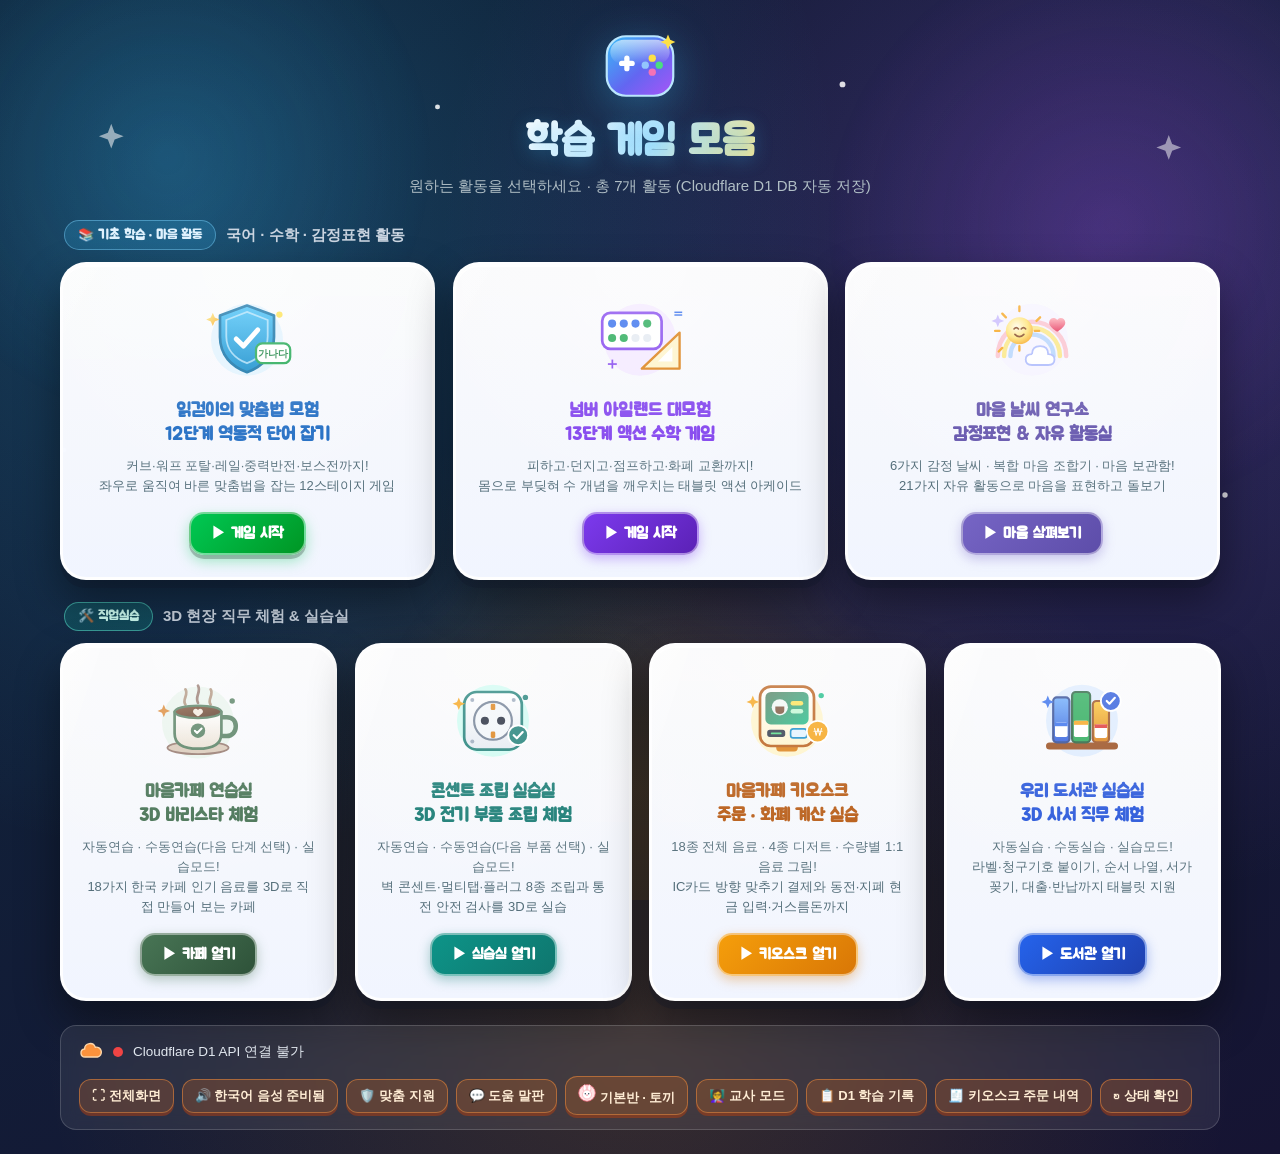
<file: index.html>
<!DOCTYPE html>
<html lang="ko">
<head>
  <meta charset="UTF-8">
  <meta name="viewport" content="width=device-width, initial-scale=1.0">
  <title>학습 게임 모음</title>
  <link rel="preconnect" href="https://fonts.googleapis.com">
  <link rel="preconnect" href="https://fonts.gstatic.com" crossorigin>
  <link href="https://fonts.googleapis.com/css2?family=Fredoka:wght@600;700&family=Jua&display=swap" rel="stylesheet">
  <link rel="stylesheet" href="./assets/portal.css">
</head>
<body>
  <!-- 배경 SVG 장식 -->
  <svg class="portal-bg-svg" viewBox="0 0 1200 800" preserveAspectRatio="xMidYMid slice" aria-hidden="true">
    <defs>
      <radialGradient id="pGlow1" cx="50%" cy="50%" r="50%">
        <stop offset="0%" stop-color="#38bdf8" stop-opacity="0.22"/>
        <stop offset="100%" stop-color="#38bdf8" stop-opacity="0"/>
      </radialGradient>
      <radialGradient id="pGlow2" cx="50%" cy="50%" r="50%">
        <stop offset="0%" stop-color="#a855f7" stop-opacity="0.2"/>
        <stop offset="100%" stop-color="#a855f7" stop-opacity="0"/>
      </radialGradient>
      <radialGradient id="pGlow3" cx="50%" cy="50%" r="50%">
        <stop offset="0%" stop-color="#f59e0b" stop-opacity="0.16"/>
        <stop offset="100%" stop-color="#f59e0b" stop-opacity="0"/>
      </radialGradient>
    </defs>
    <circle cx="180" cy="140" r="240" fill="url(#pGlow1)" class="svg-pulse"/>
    <circle cx="1020" cy="200" r="260" fill="url(#pGlow2)" class="svg-pulse"/>
    <circle cx="600" cy="700" r="260" fill="url(#pGlow3)" class="svg-pulse"/>
    <g fill="#fff">
      <path d="M130 110l3 8 8 3-8 3-3 8-3-8-8-3 8-3z" class="svg-twinkle" opacity="0.65"/>
      <path d="M1070 120l3 8 8 3-8 3-3 8-3-8-8-3 8-3z" class="svg-twinkle-2" opacity="0.6"/>
      <path d="M210 640l2.5 6 6 2.5-6 2.5-2.5 6-2.5-6-6-2.5 6-2.5z" class="svg-twinkle-2" opacity="0.55"/>
      <path d="M980 620l2.5 6 6 2.5-6 2.5-2.5 6-2.5-6-6-2.5 6-2.5z" class="svg-twinkle" opacity="0.6"/>
      <circle cx="420" cy="95" r="2.2" class="svg-twinkle"/>
      <circle cx="780" cy="75" r="2.6" class="svg-twinkle-2"/>
      <circle cx="88" cy="400" r="2" class="svg-twinkle"/>
      <circle cx="1120" cy="440" r="2.4" class="svg-twinkle-2"/>
    </g>
  </svg>

  <div class="wrap">
    <header class="portal-hero">
      <svg class="portal-emblem svg-bob" viewBox="0 0 96 96" role="img" aria-label="학습 게임 모음 아이콘">
        <defs>
          <linearGradient id="emGrad" x1="0" y1="0" x2="1" y2="1">
            <stop offset="0%" stop-color="#38bdf8"/>
            <stop offset="55%" stop-color="#6366f1"/>
            <stop offset="100%" stop-color="#a855f7"/>
          </linearGradient>
          <linearGradient id="emShine" x1="0" y1="0" x2="0" y2="1">
            <stop offset="0%" stop-color="#fff" stop-opacity="0.6"/>
            <stop offset="100%" stop-color="#fff" stop-opacity="0"/>
          </linearGradient>
        </defs>
        <rect x="10" y="14" width="76" height="68" rx="22" fill="url(#emGrad)" stroke="#bae6fd" stroke-width="2.5"/>
        <rect x="14" y="18" width="68" height="28" rx="16" fill="url(#emShine)"/>
        <!-- 십자 패드 -->
        <rect x="24" y="42" width="18" height="6" rx="3" fill="#fff"/>
        <rect x="30" y="36" width="6" height="18" rx="3" fill="#fff"/>
        <!-- 버튼 -->
        <circle cx="62" cy="39" r="4.2" fill="#fde047"/>
        <circle cx="70" cy="47" r="4.2" fill="#4ade80"/>
        <circle cx="62" cy="55" r="4.2" fill="#f472b6"/>
        <circle cx="54" cy="47" r="4.2" fill="#93c5fd"/>
        <!-- 반짝별 -->
        <path d="M80 12l2.5 6 6 2.5-6 2.5-2.5 6-2.5-6-6-2.5 6-2.5z" fill="#fde047" class="svg-twinkle"/>
      </svg>
      <h1>학습 게임 모음</h1>
      <p class="sub">원하는 활동을 선택하세요 · 총 7개 활동 (Cloudflare D1 DB 자동 저장)</p>
    </header>

    <section class="portal-section" aria-labelledby="catBasicTitle">
      <div class="cat-header">
        <span class="cat-badge">📚 기초 학습 · 마음 활동</span>
        <h2 class="cat-title" id="catBasicTitle">국어 · 수학 · 감정표현 활동</h2>
      </div>
      <div class="grid grid-3">
      <!-- 1. 읽걷이의 맞춤법 모험 -->
      <a class="card" href="./safe_mover_8_stages.html">
        <svg class="icon-svg" viewBox="0 0 120 100" aria-hidden="true">
          <defs>
            <linearGradient id="smShield" x1="0" y1="0" x2="0" y2="1">
              <stop offset="0%" stop-color="#38bdf8"/>
              <stop offset="100%" stop-color="#0284c7"/>
            </linearGradient>
            <linearGradient id="smGold" x1="0" y1="0" x2="1" y2="1">
              <stop offset="0%" stop-color="#fef08a"/>
              <stop offset="100%" stop-color="#f59e0b"/>
            </linearGradient>
          </defs>
          <circle cx="60" cy="52" r="40" fill="#e0f2fe" class="svg-pulse"/>
          <g class="svg-bob">
            <path d="M60 14L90 25v24c0 20-13 33-30 39-17-6-30-19-30-39V25z" fill="url(#smShield)" stroke="#0369a1" stroke-width="3" stroke-linejoin="round"/>
            <path d="M60 21L83 30v18c0 15-10 25-23 30-13-5-23-15-23-30V30z" fill="none" stroke="#bae6fd" stroke-width="2" opacity="0.8"/>
            <path d="M48 51l8 8 16-18" fill="none" stroke="#fff" stroke-width="5.5" stroke-linecap="round" stroke-linejoin="round"/>
          </g>
          <g class="svg-bob-slow">
            <rect x="70" y="56" width="38" height="22" rx="7" fill="#fff" stroke="#16a34a" stroke-width="2.5"/>
            <text x="89" y="71" text-anchor="middle" font-size="11" font-weight="900" fill="#15803d">가나다</text>
          </g>
          <path d="M22 22l2.2 5.2 5.2 2.2-5.2 2.2L22 36.8l-2.2-5.2-5.2-2.2 5.2-2.2z" fill="url(#smGold)" class="svg-twinkle"/>
          <circle cx="96" cy="24" r="3.5" fill="#fde047" class="svg-twinkle-2"/>
        </svg>
        <h2>읽걷이의 맞춤법 모험<br>12단계 역동적 단어 잡기</h2>
        <p>커브·워프 포탈·레일·중력반전·보스전까지!<br>좌우로 움직여 바른 맞춤법을 잡는 12스테이지 게임</p>
        <span class="go">▶ 게임 시작</span>
      </a>

      <!-- 2. 수학 공책 -->
      <a class="card math" href="./stepmath.html">
        <svg class="icon-svg" viewBox="0 0 120 100" aria-hidden="true">
          <defs>
            <linearGradient id="mtBoard" x1="0" y1="0" x2="1" y2="1">
              <stop offset="0%" stop-color="#ede9fe"/>
              <stop offset="100%" stop-color="#ddd6fe"/>
            </linearGradient>
          </defs>
          <circle cx="60" cy="52" r="40" fill="#f3e8ff" class="svg-pulse"/>
          <g class="svg-bob">
            <!-- 10칸 판 -->
            <rect x="18" y="22" width="66" height="40" rx="9" fill="#fff" stroke="#7c3aed" stroke-width="3"/>
            <g>
              <circle cx="29" cy="34" r="4.5" fill="#2563eb"/>
              <circle cx="42" cy="34" r="4.5" fill="#2563eb"/>
              <circle cx="55" cy="34" r="4.5" fill="#2563eb"/>
              <circle cx="68" cy="34" r="4.5" fill="#16a34a"/>
              <circle cx="29" cy="50" r="4.5" fill="#16a34a"/>
              <circle cx="42" cy="50" r="4.5" fill="#16a34a"/>
              <circle cx="55" cy="50" r="4.5" fill="#e2e8f0"/>
              <circle cx="68" cy="50" r="4.5" fill="#e2e8f0"/>
            </g>
          </g>
          <!-- 삼각자 -->
          <g class="svg-sway">
            <polygon points="62,84 104,84 104,44" fill="#fef3c7" stroke="#d97706" stroke-width="2.6" stroke-linejoin="round"/>
            <polygon points="80,76 96,76 96,60" fill="#fff"/>
          </g>
          <!-- 반짝 기호 -->
          <text x="20" y="84" font-size="18" font-weight="900" fill="#7c3aed" class="svg-twinkle">＋</text>
          <text x="94" y="28" font-size="16" font-weight="900" fill="#2563eb" class="svg-twinkle-2">＝</text>
        </svg>
        <h2>넘버 아일랜드 대모험<br>13단계 액션 수학 게임</h2>
        <p>피하고·던지고·점프하고·화폐 교환까지!<br>몸으로 부딪혀 수 개념을 깨우치는 태블릿 액션 아케이드</p>
        <span class="go">▶ 게임 시작</span>
      </a>

      <!-- 3. 마음 날씨 연구소 -->
      <a class="card emotion" href="./emotion.html">
        <svg class="icon-svg" viewBox="0 0 120 100" aria-hidden="true">
          <defs>
            <radialGradient id="emSun" cx="40%" cy="35%" r="70%">
              <stop offset="0%" stop-color="#fffbe6"/>
              <stop offset="60%" stop-color="#ffe066"/>
              <stop offset="100%" stop-color="#f59e0b"/>
            </radialGradient>
            <linearGradient id="emHeart" x1="0" y1="0" x2="0" y2="1">
              <stop offset="0%" stop-color="#fda4af"/>
              <stop offset="100%" stop-color="#e11d48"/>
            </linearGradient>
          </defs>
          <circle cx="60" cy="52" r="40" fill="#f5f3ff" class="svg-pulse"/>
          <!-- 무지개 -->
          <path d="M22 70a38 38 0 0 1 76 0" fill="none" stroke="#fda4af" stroke-width="5" stroke-linecap="round" opacity="0.65"/>
          <path d="M29 70a31 31 0 0 1 62 0" fill="none" stroke="#fde047" stroke-width="5" stroke-linecap="round" opacity="0.7"/>
          <path d="M36 70a24 24 0 0 1 48 0" fill="none" stroke="#93c5fd" stroke-width="5" stroke-linecap="round" opacity="0.7"/>
          <!-- 웃는 태양 -->
          <g transform="translate(46 42)">
            <g class="svg-spin-slow" stroke="#f59e0b" stroke-width="2.6" stroke-linecap="round">
              <path d="M0-22v-5m0 49v-5M-22 0h-5m49 0h-5M-15-15l-4-4m38 38 4 4m0-38-4 4M-19 19l-4 4"/>
            </g>
            <circle r="15" fill="url(#emSun)"/>
            <path d="M-6-2q2.5-3 5 0M2-2q2.5-3 5 0M-5 4q5 5 10 0" fill="none" stroke="#78350f" stroke-width="1.8" stroke-linecap="round"/>
          </g>
          <!-- 구름 -->
          <g class="svg-bob" transform="translate(76 62)">
            <path d="M-16 6q0-9 9-9t9 9q7 0 7 6t-7 6h-18q-7 0-7-6t7-6" fill="#fff" stroke="#a5b4fc" stroke-width="2"/>
          </g>
          <!-- 하트 -->
          <path d="M88 30c-3-4-9-2-9 3 0 5 9 10 9 10s9-5 9-10c0-5-6-7-9-3z" fill="url(#emHeart)" class="svg-bob-slow"/>
          <path d="M22 24l2 5 5 2-5 2-2 5-2-5-5-2 5-2z" fill="#c4b5fd" class="svg-twinkle"/>
        </svg>
        <h2>마음 날씨 연구소<br>감정표현 & 자유 활동실</h2>
        <p>6가지 감정 날씨 · 복합 마음 조합기 · 마음 보관함!<br>21가지 자유 활동으로 마음을 표현하고 돌보기</p>
        <span class="go">▶ 마음 살펴보기</span>
      </a>
      </div>
    </section>

    <section class="portal-section" aria-labelledby="catVocTitle">
      <div class="cat-header">
        <span class="cat-badge voc">🛠️ 직업실습</span>
        <h2 class="cat-title" id="catVocTitle">3D 현장 직무 체험 &amp; 실습실</h2>
      </div>
      <div class="grid">
      <a class="card cafe" href="./cafe/index.html">
        <svg class="icon-svg" viewBox="0 0 120 100" aria-hidden="true">
          <defs>
            <linearGradient id="cfCup" x1="0" y1="0" x2="0" y2="1">
              <stop offset="0%" stop-color="#ffffff"/>
              <stop offset="100%" stop-color="#e7dccd"/>
            </linearGradient>
            <linearGradient id="cfCoffee" x1="0" y1="0" x2="1" y2="1">
              <stop offset="0%" stop-color="#7c4a2d"/>
              <stop offset="100%" stop-color="#4a2816"/>
            </linearGradient>
          </defs>
          <circle cx="60" cy="54" r="40" fill="#e8f3ec" class="svg-pulse"/>
          <!-- 김 애니메이션 -->
          <path d="M46 34c-4-6 4-11 0-17" fill="none" stroke="#a88b73" stroke-width="3" stroke-linecap="round" class="svg-steam"/>
          <path d="M60 32c-4-7 4-12 0-19" fill="none" stroke="#8d6e63" stroke-width="3" stroke-linecap="round" class="svg-steam-2"/>
          <path d="M74 34c-4-6 4-11 0-17" fill="none" stroke="#a88b73" stroke-width="3" stroke-linecap="round" class="svg-steam"/>
          <!-- 받침 접시 & 머그컵 -->
          <g class="svg-bob">
            <ellipse cx="60" cy="82" rx="34" ry="7" fill="#d6c5b3" stroke="#8d6e63" stroke-width="2"/>
            <path d="M84 48h8c6 0 10 4 10 10s-4 11-10 11h-8" fill="none" stroke="#487555" stroke-width="5" stroke-linecap="round"/>
            <path d="M34 42h52v24c0 11-9 17-26 17s-26-6-26-17z" fill="url(#cfCup)" stroke="#487555" stroke-width="3" stroke-linejoin="round"/>
            <ellipse cx="60" cy="42" rx="26" ry="7" fill="url(#cfCoffee)" stroke="#487555" stroke-width="2.5"/>
            <!-- 라떼아트 하트 -->
            <path d="M60 40c-2-2.5-5.5-1-5.5 1.8 0 2.6 5.5 5.4 5.5 5.4s5.5-2.8 5.5-5.4c0-2.8-3.5-4.3-5.5-1.8z" fill="#fff7ed" opacity="0.92"/>
            <!-- 컵 배지 -->
            <circle cx="60" cy="63" r="8" fill="#487555"/>
            <path d="M56.5 63l2.5 2.5 5-5" fill="none" stroke="#fff" stroke-width="2.2" stroke-linecap="round" stroke-linejoin="round"/>
          </g>
          <path d="M22 34l2 5 5 2-5 2-2 5-2-5-5-2 5-2z" fill="#d9822b" class="svg-twinkle"/>
          <circle cx="98" cy="30" r="3" fill="#487555" class="svg-twinkle-2"/>
        </svg>
        <h2>마음카페 연습실<br>3D 바리스타 체험</h2>
        <p>자동연습 · 수동연습(다음 단계 선택) · 실습모드!<br>18가지 한국 카페 인기 음료를 3D로 직접 만들어 보는 카페</p>
        <span class="go">▶ 카페 열기</span>
      </a>

      <!-- 5. 콘센트 조립 3D 실습실 -->
      <a class="card outlet" href="./outlet/index.html">
        <svg class="icon-svg" viewBox="0 0 120 100" aria-hidden="true">
          <defs>
            <linearGradient id="olBody" x1="0" y1="0" x2="0" y2="1">
              <stop offset="0%" stop-color="#ffffff"/>
              <stop offset="100%" stop-color="#e2e8f0"/>
            </linearGradient>
          </defs>
          <circle cx="60" cy="52" r="40" fill="#ccfbf1" class="svg-pulse"/>
          <g class="svg-bob">
            <!-- 콘센트 외함 -->
            <rect x="28" y="20" width="64" height="64" rx="14" fill="url(#olBody)" stroke="#0f766e" stroke-width="3"/>
            <!-- 접지 콘센트 홈 -->
            <circle cx="60" cy="52" r="21" fill="#f1f5f9" stroke="#64748b" stroke-width="2.4"/>
            <circle cx="51" cy="52" r="4.5" fill="#0f172a"/>
            <circle cx="69" cy="52" r="4.5" fill="#0f172a"/>
            <!-- 접지 단자 -->
            <rect x="57.5" y="33" width="5" height="7" rx="1.5" fill="#d97706"/>
            <rect x="57.5" y="64" width="5" height="7" rx="1.5" fill="#d97706"/>
            <!-- 고정 나사 -->
            <circle cx="37" cy="29" r="2.2" fill="#94a3b8"/>
            <circle cx="83" cy="29" r="2.2" fill="#94a3b8"/>
            <circle cx="37" cy="75" r="2.2" fill="#94a3b8"/>
            <circle cx="83" cy="75" r="2.2" fill="#94a3b8"/>
          </g>
          <!-- 검수 합격 배지 -->
          <g class="svg-bob-slow">
            <circle cx="88" cy="68" r="11" fill="#0f766e" stroke="#fff" stroke-width="2"/>
            <path d="M83 68l3.5 3.5 6.5-7" fill="none" stroke="#fff" stroke-width="2.4" stroke-linecap="round" stroke-linejoin="round"/>
          </g>
          <path d="M22 26l2 5 5 2-5 2-2 5-2-5-5-2 5-2z" fill="#f59e0b" class="svg-twinkle"/>
          <circle cx="96" cy="26" r="3" fill="#0f766e" class="svg-twinkle-2"/>
        </svg>
        <h2>콘센트 조립 실습실<br>3D 전기 부품 조립 체험</h2>
        <p>자동연습 · 수동연습(다음 부품 선택) · 실습모드!<br>벽 콘센트·멀티탭·플러그 8종 조립과 통전 안전 검사를 3D로 실습</p>
        <span class="go">▶ 실습실 열기</span>
      </a>

      <!-- 6. 마음카페 키오스크 실습 -->
      <a class="card kiosk" href="./kiosk/index.html">
        <svg class="icon-svg" viewBox="0 0 120 100" aria-hidden="true">
          <defs>
            <linearGradient id="ksBody" x1="0" y1="0" x2="0" y2="1">
              <stop offset="0%" stop-color="#ffffff"/>
              <stop offset="100%" stop-color="#fef3c7"/>
            </linearGradient>
            <linearGradient id="ksScreen" x1="0" y1="0" x2="1" y2="1">
              <stop offset="0%" stop-color="#487555"/>
              <stop offset="100%" stop-color="#10b981"/>
            </linearGradient>
          </defs>
          <circle cx="60" cy="52" r="40" fill="#fef3c7" class="svg-pulse"/>
          <g class="svg-bob">
            <!-- 키오스크 스탠드 & 본체 -->
            <rect x="48" y="76" width="24" height="10" rx="4" fill="#d97706"/>
            <rect x="30" y="14" width="60" height="66" rx="12" fill="url(#ksBody)" stroke="#b45309" stroke-width="3"/>
            <!-- 터치 화면 -->
            <rect x="36" y="20" width="48" height="36" rx="6" fill="url(#ksScreen)"/>
            <!-- 화면 속 미니 커피 & 가격 -->
            <circle cx="52" cy="37" r="9" fill="#fff" opacity="0.92"/>
            <path d="M47 36h10v4c0 3-2 4.5-5 4.5s-5-1.5-5-4.5z" fill="#6f4228"/>
            <rect x="64" y="30" width="14" height="5" rx="2.5" fill="#fde047"/>
            <rect x="64" y="39" width="14" height="5" rx="2.5" fill="#bbf7d0"/>
            <!-- 지폐/카드 투입구 -->
            <rect x="38" y="62" width="20" height="8" rx="3" fill="#1e293b"/>
            <rect x="42" y="65" width="12" height="2" rx="1" fill="#4ade80"/>
            <rect x="64" y="61" width="18" height="10" rx="3" fill="#e0f2fe" stroke="#0284c7" stroke-width="1.8"/>
          </g>
          <!-- 반짝 화폐 뱃지 -->
          <g class="svg-bob-slow">
            <circle cx="94" cy="64" r="12" fill="#f59e0b" stroke="#fff" stroke-width="2"/>
            <text x="94" y="68" text-anchor="middle" font-size="11" font-weight="900" fill="#fff">₩</text>
          </g>
          <path d="M22 24l2 5 5 2-5 2-2 5-2-5-5-2 5-2z" fill="#f59e0b" class="svg-twinkle"/>
          <circle cx="98" cy="24" r="3" fill="#10b981" class="svg-twinkle-2"/>
        </svg>
        <h2>마음카페 키오스크<br>주문 · 화폐 계산 실습</h2>
        <p>18종 전체 음료 · 4종 디저트 · 수량별 1:1 음료 그림!<br>IC카드 방향 맞추기 결제와 동전·지폐 현금 입력·거스름돈까지</p>
        <span class="go">▶ 키오스크 열기</span>
      </a>

      <!-- 7. 우리 도서관 3D 사서 직무 실습 -->
      <a class="card library" href="./library_3d/도서관실습_1017_gemini4-argon.html">
        <svg class="icon-svg" viewBox="0 0 120 100" aria-hidden="true">
          <defs>
            <linearGradient id="lbBook1" x1="0" y1="0" x2="0" y2="1">
              <stop offset="0%" stop-color="#60a5fa"/>
              <stop offset="100%" stop-color="#1d4ed8"/>
            </linearGradient>
            <linearGradient id="lbBook2" x1="0" y1="0" x2="0" y2="1">
              <stop offset="0%" stop-color="#fbbf24"/>
              <stop offset="100%" stop-color="#d97706"/>
            </linearGradient>
          </defs>
          <circle cx="60" cy="52" r="40" fill="#dbeafe" class="svg-pulse"/>
          <g class="svg-bob">
            <!-- 서가 선반 -->
            <rect x="20" y="76" width="80" height="8" rx="4" fill="#92400e"/>
            <!-- 책 3권 -->
            <rect x="28" y="26" width="18" height="50" rx="4" fill="url(#lbBook1)" stroke="#1e3a8a" stroke-width="2.4"/>
            <rect x="30" y="54" width="14" height="16" rx="2" fill="#fff"/>
            <rect x="30" y="54" width="14" height="4" fill="#2563eb"/>
            <rect x="49" y="20" width="20" height="56" rx="4" fill="#16a34a" stroke="#14532d" stroke-width="2.4"/>
            <rect x="51" y="52" width="16" height="18" rx="2" fill="#fff"/>
            <rect x="51" y="52" width="16" height="4.5" fill="#f59e0b"/>
            <rect x="72" y="30" width="18" height="46" rx="4" fill="url(#lbBook2)" stroke="#92400e" stroke-width="2.4"/>
            <rect x="74" y="56" width="14" height="15" rx="2" fill="#fff"/>
            <rect x="74" y="56" width="14" height="4" fill="#dc2626"/>
          </g>
          <g class="svg-bob-slow">
            <circle cx="92" cy="30" r="11" fill="#1d4ed8" stroke="#fff" stroke-width="2"/>
            <path d="M87.5 30l3 3 6-6.5" fill="none" stroke="#fff" stroke-width="2.4" stroke-linecap="round" stroke-linejoin="round"/>
          </g>
          <path d="M22 24l2 5 5 2-5 2-2 5-2-5-5-2 5-2z" fill="#2563eb" class="svg-twinkle"/>
        </svg>
        <h2>우리 도서관 실습실<br>3D 사서 직무 체험</h2>
        <p>자동실습 · 수동실습 · 실습모드!<br>라벨·청구기호 붙이기, 순서 나열, 서가 꽂기, 대출·반납까지 태블릿 지원</p>
        <span class="go">▶ 도서관 열기</span>
      </a>
      </div>
    </section>

    <section class="d1-bar" aria-label="Cloudflare D1 데이터베이스 연결 상태">
      <div class="d1-status">
        <svg class="d1-badge-icon" viewBox="0 0 24 24" aria-hidden="true">
          <path d="M18.5 17H6a4 4 0 0 1-.4-7.98A5.5 5.5 0 0 1 16.3 7.3 4.5 4.5 0 0 1 18.5 17z" fill="#fb923c" stroke="#fed7aa" stroke-width="1.4"/>
        </svg>
        <span class="d1-dot" id="d1Dot"></span>
        <span id="d1StatusText">Cloudflare D1 DB 연결 상태 확인 중...</span>
      </div>
      <div class="d1-controls">
        <button type="button" class="d1-btn" id="btnPortalFullscreen">⛶ 전체화면</button>
        <button type="button" class="d1-btn" id="btnTtsStatus">🔊 음성 확인</button>
        <button type="button" class="d1-btn" id="btnSpedPrefs">🛡️ 맞춤 지원</button>
        <button type="button" class="d1-btn" id="btnGlobalAac">💬 도움 말판</button>
        <button type="button" class="d1-btn" id="btnStudentLogin">🎨 캐릭터 로그인</button>
        <button type="button" class="d1-btn" id="btnTeacherMode">👩‍🏫 교사 모드</button>
        <button type="button" class="d1-btn" id="btnToggleRecords">📋 D1 학습 기록</button>
        <a class="d1-btn" href="./kiosk_orders.html" style="text-decoration:none">🧾 키오스크 주문 내역</a>
        <button type="button" class="d1-btn" id="btnRefreshD1">↻ 상태 확인</button>
      </div>
    </section>
    <section class="d1-records" id="d1RecordsPanel">
      <h3>최근 저장된 Cloudflare D1 학습 기록</h3>
      <div class="d1-list" id="d1RecordsList">불러오는 중...</div>
    </section>
  </div>

  <script>window.D1_HIDE_FLOATING = true;</script>
  <script src="./assets/d1_client.js"></script>
  <script>
    (function () {
      const dot = document.getElementById("d1Dot");
      const statusText = document.getElementById("d1StatusText");
      const btnStudentLogin = document.getElementById("btnStudentLogin");
      const btnTeacherMode = document.getElementById("btnTeacherMode");
      const panel = document.getElementById("d1RecordsPanel");
      const listEl = document.getElementById("d1RecordsList");
      const gameNames = {
        safe_mover: "읽걷이의 맞춤법 모험",
        stepmath: "수학 공책",
        emotion: "마음 날씨 연구소",
        cafe: "마음카페 3D",
        outlet: "콘센트 조립 실습실",
        kiosk: "마음카페 키오스크",
        library: "우리 도서관 3D 실습실"
      };

      function esc(s) {
        return String(s || "").replace(/[&<>"']/g, (ch) => ({
          "&": "&amp;", "<": "&lt;", ">": "&gt;", "\"": "&quot;", "'": "&#39;"
        }[ch]));
      }

      function syncProfileBtn() {
        if (!window.D1Bridge) return;
        const ch = window.D1Bridge.getCharacter();
        btnStudentLogin.innerHTML = `${window.D1Bridge.charSvg(ch.id, 18)} <span>${esc(window.D1Bridge.getClassName())} · ${esc(ch.name)}</span>`;
      }

      if (window.D1Bridge) {
        syncProfileBtn();
        window.D1Bridge.onProfileChange(syncProfileBtn);
        if (window.D1Bridge.bindFullscreenButton) {
          window.D1Bridge.bindFullscreenButton(document.getElementById("btnPortalFullscreen"), {
            enterText: "⛶ 전체화면",
            exitText: "⛶ 창모드"
          });
        }
        document.getElementById("btnSpedPrefs").addEventListener("click", () => window.D1Bridge.openSpedSettingsModal());
        document.getElementById("btnGlobalAac").addEventListener("click", () => window.D1Bridge.openAacModal());
        btnStudentLogin.addEventListener("click", () => window.D1Bridge.openStudentLoginModal());
        btnTeacherMode.addEventListener("click", () => window.D1Bridge.openTeacherModal());

        const btnTtsStatus = document.getElementById("btnTtsStatus");
        if (btnTtsStatus && window.D1Bridge.inspectTtsEnvironment) {
          let lastTtsEnv = null;
          const syncTtsBtn = (env) => {
            lastTtsEnv = env;
            if (!env) return;
            if (env.needsGuide) {
              btnTtsStatus.textContent = env.isAndroid ? "⚠️ 안드로이드 TTS 설치" : "⚠️ EdgeTTS 권장";
              btnTtsStatus.style.borderColor = "rgba(251, 191, 36, 0.7)";
              btnTtsStatus.style.background = "rgba(245, 158, 11, 0.22)";
            } else if (env.hasEdgeNatural) {
              btnTtsStatus.textContent = "🔊 EdgeTTS 연결됨";
              btnTtsStatus.style.borderColor = "";
              btnTtsStatus.style.background = "";
            } else {
              btnTtsStatus.textContent = "🔊 한국어 음성 준비됨";
              btnTtsStatus.style.borderColor = "";
              btnTtsStatus.style.background = "";
            }
          };

          btnTtsStatus.addEventListener("click", async () => {
            const env = await window.D1Bridge.openTtsGuideModal(lastTtsEnv);
            syncTtsBtn(env);
          });

          window.D1Bridge.inspectTtsEnvironment(1500).then((env) => {
            syncTtsBtn(env);
            if (env && env.needsGuide && !window.D1Bridge.isTtsGuideDismissedToday()) {
              window.D1Bridge.openTtsGuideModal(env, { autoOpened: true });
            }
          });
        }
      }

      async function refreshStatus() {
        if (!window.D1Bridge) return;
        const h = await window.D1Bridge.checkHealth(true);
        dot.className = "d1-dot " + (h.ok ? "ok" : "off");
        if (h.ok) {
          statusText.textContent = "Cloudflare D1 DB 연결됨 (" + (h.db_name || "safe-mover-db") + ")";
        } else {
          statusText.textContent = h.message || h.error || "Cloudflare D1 DB 미연결";
        }
      }

      async function loadRecords() {
        if (!window.D1Bridge) return;
        listEl.innerHTML = '<div class="d1-item">불러오는 중...</div>';
        const rows = await window.D1Bridge.getRecords("", 20);
        if (!rows.length) {
          listEl.innerHTML = '<div class="d1-item">저장된 학습 기록이 아직 없습니다. 각 활동을 진행하면 Cloudflare D1 DB에 자동 저장됩니다.</div>';
          return;
        }
        listEl.innerHTML = rows.map((r) => {
          const g = gameNames[r.game] || r.game;
          return '<div class="d1-item"><span><b>[' + esc(g) + ']</b> ' +
            esc(r.class_name || "기본반") + ' · ' + esc(r.student_name || "🐰 토끼") + ' · ' + esc(r.stage || "") + ' — ' + esc(r.summary || "") +
            '</span><span>' + esc(r.created_at || "") + '</span></div>';
        }).join("");
      }

      document.getElementById("btnRefreshD1").addEventListener("click", () => {
        refreshStatus();
        if (panel.classList.contains("open")) loadRecords();
      });

      document.getElementById("btnToggleRecords").addEventListener("click", () => {
        panel.classList.toggle("open");
        if (panel.classList.contains("open")) loadRecords();
      });

      refreshStatus();
    })();
  </script>
</body>
</html>
</file>
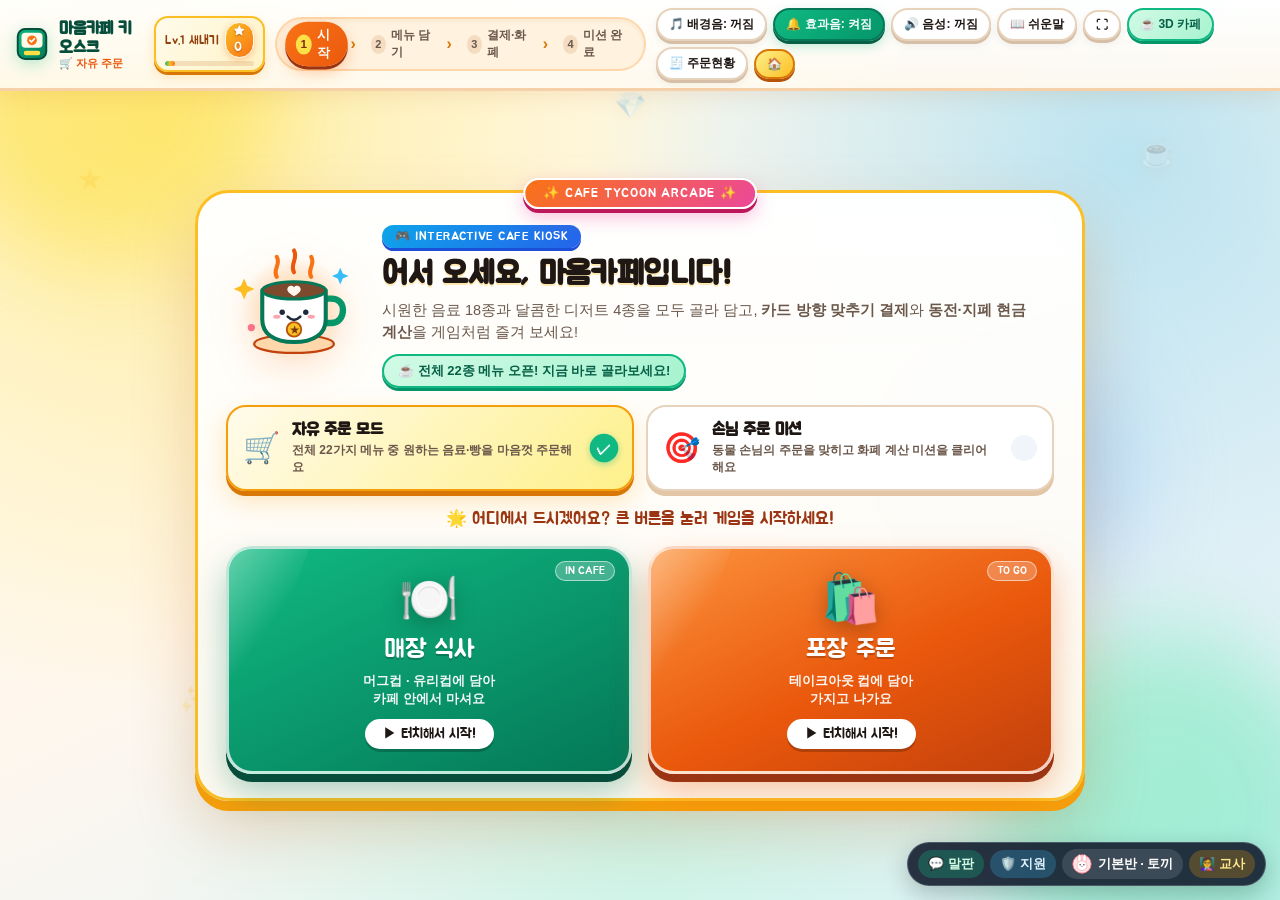
<file: kiosk/index.html>
<!DOCTYPE html>
<html lang="ko">
<head>
  <meta charset="UTF-8" />
  <meta name="viewport" content="width=device-width, initial-scale=1.0, maximum-scale=1.0, user-scalable=no, viewport-fit=cover" />
  <title>마음카페 키오스크 - 게임처럼 즐기는 주문 · 화폐 계산</title>
  <link rel="preconnect" href="https://fonts.googleapis.com" />
  <link rel="preconnect" href="https://fonts.gstatic.com" crossorigin />
  <link href="https://fonts.googleapis.com/css2?family=Fredoka:wght@600;700&family=Jua&display=swap" rel="stylesheet" />
  <link rel="stylesheet" href="style.css" />
</head>
<body>
  <!-- 전체 화면 파티클 · 별 · 충격파 링 · 컨페티 · 팝업 텍스트 VFX 캔버스 -->
  <canvas id="vfxCanvas" aria-hidden="true"></canvas>

  <!-- 게임 월드 배경 플로팅 장식 -->
  <div class="arcade-bg-layer" aria-hidden="true">
    <span class="bg-float-shape shape-1">★</span>
    <span class="bg-float-shape shape-2">☕</span>
    <span class="bg-float-shape shape-3">✨</span>
    <span class="bg-float-shape shape-4">🍩</span>
    <span class="bg-float-shape shape-5">💎</span>
    <span class="bg-float-shape shape-6">🍓</span>
    <div class="bg-orb orb-a"></div>
    <div class="bg-orb orb-b"></div>
    <div class="bg-orb orb-c"></div>
  </div>

  <div id="app" class="kiosk-shell">
    <!-- 상단 게임 HUD 탑바 -->
    <header class="kiosk-topbar">
      <div class="brand-group">
        <span class="brand-logo" aria-hidden="true">
          <svg viewBox="0 0 48 48" width="36" height="36">
            <defs>
              <linearGradient id="hudLogoGrad" x1="0" y1="0" x2="1" y2="1">
                <stop offset="0%" stop-color="#10b981"/>
                <stop offset="100%" stop-color="#047857"/>
              </linearGradient>
            </defs>
            <rect x="5" y="4" width="38" height="40" rx="10" fill="url(#hudLogoGrad)" stroke="#064e3b" stroke-width="2.6"/>
            <rect x="10" y="9" width="28" height="20" rx="5" fill="#fffbeb"/>
            <circle cx="24" cy="19" r="6.5" fill="#f97316"/>
            <path d="M21 19l2.2 2.2 4.2-4.2" fill="none" stroke="#fff" stroke-width="2.2" stroke-linecap="round" stroke-linejoin="round"/>
            <rect x="13" y="33" width="22" height="6" rx="3" fill="#fde047"/>
          </svg>
        </span>
        <div class="brand-text">
          <strong>마음카페 키오스크</strong>
          <span id="modeBadge" class="mode-badge">🛒 자유 주문</span>
        </div>

        <div class="hud-level-box" title="주문을 완료할수록 레벨과 별이 올라가요!">
          <div class="hud-level-top">
            <span id="rankBadge" class="rank-badge">Lv.1 새내기</span>
            <span id="scoreBadge" class="score-badge">★ 0</span>
          </div>
          <div class="xp-track" aria-hidden="true">
            <div id="xpFill" class="xp-fill" style="width: 12%"></div>
          </div>
        </div>

        <span id="comboBadge" class="combo-badge hidden" aria-live="polite">🔥 2 COMBO!</span>
      </div>

      <!-- 4단계 퀘스트 진행 표시기 -->
      <nav class="step-tracker" aria-label="주문 진행 단계">
        <div class="step-pill active" data-step="welcome"><span class="num">1</span><span class="txt">시작</span></div>
        <span class="step-arrow">›</span>
        <div class="step-pill" data-step="menu"><span class="num">2</span><span class="txt">메뉴 담기</span></div>
        <span class="step-arrow">›</span>
        <div class="step-pill" data-step="pay"><span class="num">3</span><span class="txt">결제·화폐</span></div>
        <span class="step-arrow">›</span>
        <div class="step-pill" data-step="receipt"><span class="num">4</span><span class="txt">미션 완료</span></div>
      </nav>

      <div class="topbar-actions">
        <button type="button" id="bgmBtn" class="pill-btn" title="신나는 카페 게임 배경음악 켜기/끄기">🎵 배경음: 꺼짐</button>
        <button type="button" id="soundBtn" class="pill-btn active" title="게임 효과음 켜기/끄기">🔔 효과음: 켜짐</button>
        <button type="button" id="voiceBtn" class="pill-btn" title="음성 안내 켜기/끄기">🔊 음성: 꺼짐</button>
        <button type="button" id="easyBtn" class="pill-btn" title="쉬운 말 안내">📖 쉬운말</button>
        <button type="button" id="fullscreenBtn" class="pill-btn" title="전체화면">⛶</button>
        <a class="pill-btn cafe-link" href="../cafe/index.html" title="3D 바리스타 카페실습으로 이동">☕ 3D 카페</a>
        <a class="pill-btn" href="../kiosk_orders.html" title="주문 내역 · 메뉴 관리 페이지 열기">🧾 주문현황</a>
        <a class="pill-btn home-link" href="../index.html" title="학습 게임 모음으로 돌아가기">🏠</a>
      </div>
    </header>

    <!-- 화면 1: 게임 타이틀 & 매장/포장 선택 화면 -->
    <section id="welcomeScreen" class="screen welcome-screen active" aria-label="주문 시작 화면">
      <div class="welcome-card">
        <div class="welcome-ribbon" aria-hidden="true">✨ CAFE TYCOON ARCADE ✨</div>

        <div class="welcome-hero">
          <div class="hero-cup-wrap" aria-hidden="true">
            <svg class="hero-cup-svg" viewBox="0 0 150 140" width="136" height="128">
              <defs>
                <radialGradient id="heroGlow" cx="50%" cy="50%" r="50%">
                  <stop offset="0%" stop-color="#fde047" stop-opacity="0.9"/>
                  <stop offset="65%" stop-color="#fed7aa" stop-opacity="0.45"/>
                  <stop offset="100%" stop-color="#fed7aa" stop-opacity="0"/>
                </radialGradient>
              </defs>
              <circle cx="75" cy="76" r="58" fill="url(#heroGlow)" class="anim-pulse-soft"/>
              <path d="M56 40c-5-8 5-14 0-22" fill="none" stroke="#f97316" stroke-width="4.5" stroke-linecap="round" class="anim-steam-1"/>
              <path d="M75 35c-5-9 5-15 0-24" fill="none" stroke="#ea580c" stroke-width="4.5" stroke-linecap="round" class="anim-steam-2"/>
              <path d="M94 40c-5-8 5-14 0-22" fill="none" stroke="#f97316" stroke-width="4.5" stroke-linecap="round" class="anim-steam-1"/>
              <g class="anim-bob">
                <ellipse cx="75" cy="114" rx="44" ry="10" fill="#fed7aa" stroke="#c2410c" stroke-width="2.5"/>
                <path d="M104 64h12c8 0 13 5 13 13s-5 14-13 14h-12" fill="none" stroke="#059669" stroke-width="7" stroke-linecap="round"/>
                <path d="M40 55h70v32c0 16-13 25-35 25s-35-9-35-25z" fill="#ffffff" stroke="#047857" stroke-width="4.5" stroke-linejoin="round"/>
                <ellipse cx="75" cy="55" rx="35" ry="9.5" fill="#7c4a2d" stroke="#047857" stroke-width="3.2"/>
                <path d="M75 51.5c-2.8-3.4-7.4-1.3-7.4 2.4 0 3.5 7.4 7.4 7.4 7.4s7.4-3.9 7.4-7.4c0-3.7-4.6-5.8-7.4-2.4z" fill="#fff7ed"/>
                <!-- 귀여운 미소 표정 -->
                <circle cx="62" cy="79" r="3" fill="#1e293b"/>
                <circle cx="88" cy="79" r="3" fill="#1e293b"/>
                <ellipse cx="56" cy="84" rx="4" ry="2.2" fill="#fda4af"/>
                <ellipse cx="94" cy="84" rx="4" ry="2.2" fill="#fda4af"/>
                <path d="M68 84q7 7 14 0" fill="none" stroke="#1e293b" stroke-width="2.8" stroke-linecap="round"/>
                <circle cx="75" cy="98" r="8" fill="#fbbf24" stroke="#b45309" stroke-width="2"/>
                <text x="75" y="102" text-anchor="middle" font-size="10" font-weight="900" fill="#78350f">★</text>
              </g>
              <path d="M20 42l3.5 8 8 3.5-8 3.5-3.5 8-3.5-8-8-3.5 8-3.5z" fill="#fbbf24" class="anim-twinkle"/>
              <path d="M126 30l2.8 6.4 6.4 2.8-6.4 2.8-2.8 6.4-2.8-6.4-6.4-2.8 6.4-2.8z" fill="#38bdf8" class="anim-twinkle-2"/>
              <circle cx="28" cy="96" r="4" fill="#fb7185" class="anim-twinkle-2"/>
            </svg>
          </div>
          <div class="hero-copy">
            <span class="hero-chip">🎮 INTERACTIVE CAFE KIOSK</span>
            <h1>어서 오세요, 마음카페입니다!</h1>
            <p id="welcomeSubText">시원한 음료 18종과 달콤한 디저트 4종을 모두 골라 담고, <strong>카드 방향 맞추기 결제</strong>와 <strong>동전·지폐 현금 계산</strong>을 게임처럼 즐겨 보세요!</p>
            <div id="welcomeCafeSyncBadge" class="welcome-sync-pill">☕ 음료 18종 · 디저트 4종 전체 메뉴 오픈!</div>
          </div>
        </div>

        <!-- 연습 방식 선택 (자유 주문 vs 손님 미션) -->
        <div class="play-mode-selector" role="group" aria-label="주문 방식 선택">
          <button type="button" class="play-mode-btn active" data-playmode="free">
            <span class="pm-emoji">🛒</span>
            <span class="pm-info">
              <strong>자유 주문 모드</strong>
              <small>전체 22가지 메뉴 중 원하는 음료·빵을 마음껏 주문해요</small>
            </span>
            <span class="pm-check">✓</span>
          </button>
          <button type="button" class="play-mode-btn" data-playmode="mission">
            <span class="pm-emoji">🎯</span>
            <span class="pm-info">
              <strong>손님 주문 미션</strong>
              <small>동물 손님의 주문을 맞히고 화폐 계산 미션을 클리어해요</small>
            </span>
            <span class="pm-check">✓</span>
          </button>
        </div>

        <!-- 매장 / 포장 아케이드 시작 버튼 -->
        <div class="dining-prompt">🌟 어디에서 드시겠어요? 큰 버튼을 눌러 게임을 시작하세요!</div>
        <div class="dining-cards">
          <button type="button" id="btnDineIn" class="dining-card dine-in">
            <span class="dc-glow"></span>
            <span class="dc-badge">IN CAFE</span>
            <span class="dc-icon">🍽️</span>
            <span class="dc-title">매장 식사</span>
            <span class="dc-sub">머그컵 · 유리컵에 담아<br>카페 안에서 마셔요</span>
            <span class="dc-cta">▶ 터치해서 시작!</span>
          </button>
          <button type="button" id="btnTakeOut" class="dining-card take-out">
            <span class="dc-glow"></span>
            <span class="dc-badge">TO GO</span>
            <span class="dc-icon">🛍️</span>
            <span class="dc-title">포장 주문</span>
            <span class="dc-sub">테이크아웃 컵에 담아<br>가지고 나가요</span>
            <span class="dc-cta">▶ 터치해서 시작!</span>
          </button>
        </div>
      </div>
    </section>

    <!-- 화면 2: 메인 키오스크 주문 화면 -->
    <section id="kioskScreen" class="screen kiosk-screen" aria-label="메뉴 선택 및 장바구니">
      <!-- 미션 모드 배너 -->
      <div id="missionBanner" class="mission-banner hidden" role="status" aria-live="polite">
        <div class="mission-avatar" id="missionAvatar">🐰</div>
        <div class="mission-body">
          <div class="mission-title">
            <span class="mission-tag">🎯 손님 주문 퀘스트</span>
            <strong id="missionCustomerName">토끼 손님의 주문</strong>
          </div>
          <p id="missionText" class="mission-text"></p>
          <div id="missionChecklist" class="mission-checklist"></div>
        </div>
        <div class="mission-actions">
          <button type="button" id="speakMissionBtn" class="mini-btn" title="손님 주문 다시 듣기">🔊 다시 듣기</button>
          <button type="button" id="newMissionBtn" class="mini-btn" title="다른 손님 주문 받기">🎲 새 미션</button>
        </div>
      </div>

      <div class="kiosk-workspace">
        <!-- 좌측: 메뉴 프로모 바 + 카테고리 + 메뉴 그리드 -->
        <div class="menu-area">
          <div id="cafeSyncBar" class="cafe-sync-bar" role="status" aria-live="polite">
            <div class="csb-info">
              <span class="csb-icon">✨</span>
              <span id="cafeSyncText">음료 18종 + 베이커리 4종 <strong>전체 22가지 메뉴</strong>가 모두 준비되어 있어요!</span>
            </div>
            <div class="csb-actions">
              <button type="button" id="btnSurprisePick" class="csb-btn surprise-btn">🎲 오늘의 랜덤 추천 담기</button>
              <button type="button" id="btnManageMenu" class="csb-btn teacher-menu-btn" title="교사가 메뉴와 가격을 추가·수정할 수 있어요">👩‍🏫 메뉴·가격 관리</button>
              <a class="csb-link" href="../cafe/index.html">☕ 3D 카페 구경하기 →</a>
            </div>
          </div>
          <div class="category-bar" id="categoryBar" role="tablist" aria-label="메뉴 카테고리"></div>
          <div class="menu-grid" id="menuGrid" role="region" aria-label="메뉴 목록"></div>
        </div>

        <!-- 우측(모바일 하단): 실시간 장바구니 & 결제 버튼 -->
        <aside class="cart-panel" aria-label="장바구니">
          <div class="cart-header">
            <div class="cart-title-row">
              <span class="cart-title-icon">🛒</span>
              <h2>주문 트레이</h2>
              <span id="cartCountBadge" class="cart-count-badge">0</span>
            </div>
            <div class="cart-header-tools">
              <button type="button" id="toggleDiningBtn" class="dining-pill" title="매장/포장 변경">🍽️ 매장</button>
              <button type="button" id="clearCartBtn" class="clear-cart-btn" title="장바구니 비우기">🗑️ 비우기</button>
            </div>
          </div>

          <div id="cartList" class="cart-list">
            <div class="cart-empty">
              <div class="cart-empty-icon">☕</div>
              <p>메뉴를 터치하면<br>여기에 쏙! 담겨요</p>
            </div>
          </div>

          <div class="cart-footer">
            <div class="cart-summary">
              <div class="summary-row">
                <span>선택 수량</span>
                <strong id="cartTotalQty">0개</strong>
              </div>
              <div class="summary-row total-row">
                <span>총 결제 금액</span>
                <strong id="cartTotalPrice" class="rolling-price">0원</strong>
              </div>
            </div>
            <div class="pay-buttons">
              <button type="button" id="btnPayCard" class="pay-btn card-pay" disabled>
                <span class="pb-icon">💳</span>
                <span class="pb-text">
                  <strong>카드로 계산</strong>
                  <small>IC카드 방향 맞추기</small>
                </span>
              </button>
              <button type="button" id="btnPayCash" class="pay-btn cash-pay" disabled>
                <span class="pb-icon">💵</span>
                <span class="pb-text">
                  <strong>현금으로 계산</strong>
                  <small>동전·지폐 · 거스름돈</small>
                </span>
              </button>
            </div>
          </div>
        </aside>
      </div>
    </section>

    <!-- 화면 3: 스테이지 클리어 & 감열지 영수증 출력 화면 -->
    <section id="receiptScreen" class="screen receipt-screen" aria-label="결제 완료 및 영수증">
      <div class="receipt-stage">
        <div class="order-number-board">
          <div class="sunburst-halo" aria-hidden="true"></div>
          <div id="receiptStars" class="receipt-stars" aria-hidden="true">
            <span class="r-star">⭐</span>
            <span class="r-star">⭐</span>
            <span class="r-star">⭐</span>
          </div>
          <span id="receiptClearTitle" class="onb-label">🎉 ORDER CLEAR! 주방에 주문이 전송되었어요!</span>
          <div class="onb-number">대기번호 <span id="orderNumberText">101</span>번</div>
          <div id="orderStatusChip" class="onb-chip">✨ 결제 완료</div>
        </div>

        <div class="printer-slot-wrap">
          <div class="printer-slot" aria-hidden="true">
            <div class="printer-led"></div>
            <span>영수증 출력구</span>
          </div>
          <div id="receiptPaper" class="receipt-paper">
            <div class="receipt-head">
              <h3>마음카페 KIOSK</h3>
              <p id="receiptMeta"></p>
            </div>
            <div class="receipt-divider"></div>
            <div id="receiptItems" class="receipt-items"></div>
            <div class="receipt-divider"></div>
            <div id="receiptTotals" class="receipt-totals"></div>
            <div class="receipt-barcode" aria-hidden="true">||| |||| || ||| |||| |||</div>
            <p class="receipt-thanks">맛있게 준비해 드릴게요! 감사합니다 😊✨</p>
            <div class="receipt-zigzag" aria-hidden="true"></div>
          </div>
        </div>

        <div class="receipt-actions">
          <button type="button" id="btnNewOrder" class="primary-big-btn">🔄 새 주문 플레이하기</button>
          <a id="btnGoBarista" class="secondary-big-btn" href="../cafe/index.html">☕ 3D 카페에서 직접 만들어보기</a>
        </div>
      </div>
    </section>
  </div>

  <!-- 모달 1: 상품 옵션 선택 팝업 -->
  <div id="optionModal" class="modal-backdrop hidden" role="dialog" aria-modal="true" aria-labelledby="optModalTitle">
    <div class="modal-card option-modal-card">
      <button type="button" id="closeOptionModal" class="modal-close-btn" aria-label="닫기">✕</button>
      <div class="opt-header">
        <div id="optPreviewSvg" class="opt-preview-svg"></div>
        <div class="opt-info">
          <span id="optBadge" class="item-badge">ICE</span>
          <h3 id="optModalTitle">메뉴 이름</h3>
          <p id="optModalDesc" class="opt-desc">메뉴 설명</p>
          <div id="optBasePrice" class="opt-base-price">3,500원</div>
        </div>
      </div>

      <!-- 선택한 수량만큼 1:1 음료 그림이 늘어나는 미리보기 트레이 -->
      <div class="opt-visual-tray">
        <div class="opt-visual-head">
          <span>🥤 선택한 수량 그림</span>
          <strong id="optVisualCountBadge">1개</strong>
        </div>
        <div id="optPreviewGallery" class="opt-preview-gallery" aria-live="polite"></div>
      </div>

      <div id="optGroups" class="opt-groups"></div>

      <div class="opt-qty-row">
        <span>수량 선택</span>
        <div class="qty-stepper">
          <button type="button" id="optQtyMinus5" class="qty-btn qty-step-big" title="5개 빼기">−5</button>
          <button type="button" id="optQtyMinus" class="qty-btn" title="1개 빼기">−</button>
          <span id="optQtyValue" class="qty-val">1</span>
          <button type="button" id="optQtyPlus" class="qty-btn" title="1개 더하기">＋</button>
          <button type="button" id="optQtyPlus5" class="qty-btn qty-step-big" title="5개 더하기">+5</button>
          <button type="button" id="optQtyPlus10" class="qty-btn qty-step-big" title="10개 더하기">+10</button>
        </div>
      </div>

      <button type="button" id="btnAddToCartConfirm" class="confirm-add-btn">
        <span>🛒 장바구니에 쏙 담기!</span>
        <strong id="optFinalPrice">3,500원</strong>
      </button>
    </div>
  </div>

  <!-- 모달 2: 카드 결제 단말기 팝업 (카드 방향 맞추기 + 삽입 + 결제 버튼) -->
  <div id="cardPayModal" class="modal-backdrop hidden" role="dialog" aria-modal="true" aria-labelledby="cardModalTitle">
    <div class="modal-card card-pay-modal">
      <button type="button" id="closeCardModal" class="modal-close-btn" aria-label="닫기">✕</button>
      <h3 id="cardModalTitle">💳 신용·체크카드 결제</h3>
      <p id="cardPayPrompt" class="modal-sub">1단계: 카드의 <strong>금색 IC칩이 앞면 위쪽(▲)</strong>을 향하게 맞춘 뒤 단말기에 넣으세요!<br>2단계: 인식이 완료되면 아래 <strong>[결제하기]</strong> 버튼을 눌러 주세요.</p>
      <div class="pay-amount-banner">
        <span>결제 금액</span>
        <strong id="cardPayAmount">0원</strong>
      </div>

      <div class="card-terminal-stage">
        <div class="terminal-unit" id="terminalUnit">
          <div class="terminal-screen">
            <div id="terminalScreenText">카드를 올바로 넣어주세요<br><small>금색 IC칩이 앞면 위쪽(▲)</small></div>
            <div class="nfc-waves" aria-hidden="true">
              <span></span><span></span><span></span>
            </div>
          </div>

          <button type="button" id="terminalSlotDrop" class="terminal-slot" title="여기를 눌러 카드 넣기">
            <div class="slot-led" id="terminalLed"></div>
            <div class="slot-guide-text">
              <span>IC 카드 투입구 (누르거나 끌어놓기)</span>
              <small>▲ 금색 IC칩이 앞·위로 들어가게</small>
            </div>
            <div id="insertedCardInSlot" class="inserted-card-in-slot hidden" aria-hidden="true">
              <div class="mini-card-stripe"></div>
              <div class="mini-card-label">마음카드 인식됨 ✓</div>
            </div>
          </button>
        </div>

        <div id="cardOrientationStatus" class="card-status-banner warn">
          🧭 카드 방향을 확인해 주세요! (앞면 + 금색 IC칩이 위쪽 ▲)
        </div>

        <div id="cardManipulateArea" class="card-manipulate-area">
          <div id="interactiveCardScene" class="card-3d-scene">
            <div id="interactiveCard" class="physical-card" draggable="true" tabindex="0" role="button" aria-label="결제할 신용카드">
              <!-- 카드 앞면 -->
              <div class="card-face card-face-front">
                <div class="card-holo-shine" aria-hidden="true"></div>
                <div class="card-top-row">
                  <div class="card-chip-wrap">
                    <div class="card-chip"></div>
                    <span class="chip-arrow-badge">▲ IC칩 위</span>
                  </div>
                  <span class="card-nfc-icon">📶</span>
                </div>
                <div class="card-brand">마음카드 (IC)</div>
                <div class="card-number">1234 •••• •••• 5678</div>
              </div>
              <!-- 카드 뒷면 -->
              <div class="card-face card-face-back">
                <div class="card-mag-stripe"></div>
                <div class="card-sign-row">
                  <div class="card-sign-box">마음학생</div>
                  <div class="card-cvc-box">777</div>
                </div>
                <div class="card-back-notice">⚠️ 여기는 카드 뒷면이에요! 앞면으로 뒤집어 주세요</div>
              </div>
            </div>
          </div>

          <div class="card-control-buttons">
            <button type="button" id="btnRotateCard" class="card-ctrl-btn">↻ 90° 돌리기</button>
            <button type="button" id="btnFlipCard" class="card-ctrl-btn">🔄 앞/뒤 뒤집기</button>
            <button type="button" id="btnInsertCard" class="card-ctrl-btn insert">📥 단말기에 카드 넣기</button>
            <button type="button" id="btnEjectCard" class="card-ctrl-btn eject hidden">↩ 카드 다시 빼기</button>
          </div>
        </div>

        <button type="button" id="btnConfirmCardPay" class="confirm-card-pay-btn" disabled>
          💳 카드를 먼저 올바로 넣어주세요
        </button>
      </div>
    </div>
  </div>

  <!-- 모달 3: 현금 결제 & 동전·화폐 선택 / 화폐 짝짓기 / 거스름돈 계산 활동 팝업 -->
  <div id="cashPayModal" class="modal-backdrop hidden" role="dialog" aria-modal="true" aria-labelledby="cashModalTitle">
    <div class="modal-card cash-pay-modal">
      <div class="cash-modal-top">
        <div class="cash-title-wrap">
          <h3 id="cashModalTitle">💵 현금 계산 · 화폐 실습</h3>
          <span id="cashTotalPill" class="cash-total-pill">총 0원</span>
        </div>
        <div class="cash-activity-tabs" role="tablist" aria-label="현금 활동 선택">
          <button type="button" class="cash-tab-btn active" data-cashmode="direct">
            💵 동전·지폐로 금액 내기
          </button>
          <button type="button" class="cash-tab-btn" data-cashmode="match">
            🪙 상품별 화폐 짝짓기
          </button>
          <button type="button" class="cash-tab-btn" data-cashmode="change">
            💰 거스름돈 계산하기
          </button>
        </div>
        <button type="button" id="closeCashModal" class="modal-close-btn" aria-label="닫기">✕</button>
      </div>

      <!-- 활동 1: 학생이 동전과 지폐를 직접 선택해서 금액 입력 결제 -->
      <div id="cashDirectView" class="cash-view active">
        <div class="activity-guide-bar">
          <span id="directGuideText">지갑에서 <strong>지폐와 동전</strong>을 직접 골라 주문 금액만큼 입력한 뒤 <strong>[현금 결제하기]</strong>를 눌러 주세요!</span>
          <div class="guide-tools">
            <button type="button" id="btnDirectHint" class="hint-btn">💡 화폐 힌트</button>
            <button type="button" id="btnDirectReset" class="reset-mini-btn">↺ 돈 다 빼기</button>
          </div>
        </div>

        <div class="direct-cash-board">
          <div class="dcb-box due">
            <small>결제할 주문 금액</small>
            <strong id="directDueAmount">0원</strong>
          </div>
          <div class="dcb-box paid">
            <small>내가 넣은 금액</small>
            <strong id="directPaidAmount">0원</strong>
          </div>
          <div class="dcb-box diff" id="directDiffBox">
            <small id="directDiffLabel">남은 금액</small>
            <strong id="directDiffAmount">0원</strong>
          </div>
        </div>

        <div class="direct-progress-wrap">
          <div id="directProgressFill" class="direct-progress-fill" style="width:0%"></div>
        </div>

        <div class="direct-tray-box" id="directTrayBox">
          <div class="tray-top">
            <span>📥 내가 투입한 현금 (누르면 다시 뺄 수 있어요)</span>
            <span id="directCountSummary" class="tray-sum">지폐 0장 · 동전 0개</span>
          </div>
          <div id="directPlacedTray" class="placed-money-wrap">
            <span class="tray-placeholder">아래 지폐와 동전을 눌러 금액을 입력해 주세요!</span>
          </div>
        </div>

        <!-- 거스름돈 확인 패널 (초과 투입 후 결제 시 표시) -->
        <div id="directChangePanel" class="direct-change-panel hidden">
          <div class="dcp-head">
            <strong>💰 거스름돈이 나왔어요!</strong>
            <span id="directChangeBadge" class="dcp-badge">0원</span>
          </div>
          <p class="dcp-desc">넣은 돈이 주문 금액보다 많아서 아래 거스름돈을 돌려받아요.</p>
          <div id="directChangeMoneyList" class="placed-money-wrap"></div>
          <div class="dcp-actions">
            <button type="button" id="btnFinishDirectChange" class="confirm-cash-btn">🎉 거스름돈 받고 영수증 출력하기</button>
            <button type="button" id="btnPracticeChangeWithPaid" class="hint-btn">🧮 이 금액으로 거스름돈 퀴즈 풀기</button>
          </div>
        </div>

        <div class="wallet-dock wallet-split">
          <div class="wallet-group">
            <div class="wallet-header">
              <span>💵 지폐 선택 (눌러서 금액 넣기)</span>
            </div>
            <div id="directWalletBills" class="currency-tray"></div>
          </div>
          <div class="wallet-group">
            <div class="wallet-header">
              <span>🪙 동전 선택 (눌러서 금액 넣기)</span>
            </div>
            <div id="directWalletCoins" class="currency-tray"></div>
          </div>
        </div>

        <div class="cash-action-footer">
          <button type="button" id="btnConfirmDirectCash" class="confirm-cash-btn" disabled>
            💵 금액을 먼저 입력해 주세요
          </button>
        </div>
      </div>

      <!-- 활동 2: 장바구니 상품과 화폐 짝지어 제시하기 -->
      <div id="cashMatchView" class="cash-view">
        <div class="activity-guide-bar">
          <span id="matchGuideText">아래 <strong>상품 카드</strong>를 고른 뒤, 지갑에서 알맞은 <strong>지폐·동전</strong>을 눌러 짝지어 올려 주세요! (드래그도 가능해요)</span>
          <div class="guide-tools">
            <button type="button" id="btnMatchHint" class="hint-btn">💡 화폐 힌트</button>
            <button type="button" id="btnMatchReset" class="reset-mini-btn">↺ 초기화</button>
          </div>
        </div>

        <!-- 상품별 화폐 트레이 그리드 -->
        <div id="matchSlotsGrid" class="match-slots-grid"></div>

        <!-- 내 지갑 (한국 화폐 트레이) -->
        <div class="wallet-dock">
          <div class="wallet-header">
            <span>👛 내 지갑 (지폐·동전을 눌러 올리거나 상품 카드 위로 끌어놓으세요)</span>
            <span id="matchProgressBadge" class="progress-badge">0 / 0 상품 완료</span>
          </div>
          <div id="matchWalletTray" class="currency-tray"></div>
        </div>

        <div class="cash-action-footer">
          <button type="button" id="btnConfirmMatchPay" class="confirm-cash-btn" disabled>
            ✨ 모든 상품 화폐 짝짓기 완료! 결제하기
          </button>
        </div>
      </div>

      <!-- 활동 3: 현금 투입 & 거스름돈 계산하기 -->
      <div id="cashChangeView" class="cash-view">
        <!-- 단계 B-1: 손님이 낼 돈 선택 & 투입구 넣기 -->
        <div id="changeInsertPhase" class="change-phase active">
          <div class="activity-guide-bar">
            <span id="changeInsertGuide">주문 금액보다 <strong>더 큰 현금</strong>을 동전·지폐로 직접 넣거나, 아래 큰 지폐를 골라 투입구에 넣어 보세요!</span>
          </div>
          <div class="cash-acceptor-stage">
            <div class="acceptor-machine" id="acceptorMachine">
              <div class="acceptor-display">
                <small>결제할 금액</small>
                <strong id="acceptorDueAmount">0원</strong>
              </div>
              <div class="acceptor-slot">
                <div class="acceptor-led" id="acceptorLed"></div>
                <span>현금 투입구</span>
              </div>
              <div id="insertedBillAnim" class="inserted-bill-anim hidden"></div>
            </div>
            <div class="tender-options-wrap">
              <p class="tender-label">방법 1) 바로 낼 금액 고르기 (거스름돈 연습용)</p>
              <div id="tenderChoices" class="tender-choices"></div>
              <div class="tender-custom-box">
                <p class="tender-label" style="margin-top:10px">방법 2) 동전·지폐로 직접 낼 금액 조합하기: <strong id="changeCustomSum">0원</strong></p>
                <div id="changeCustomWallet" class="currency-tray compact"></div>
                <div class="tender-custom-actions">
                  <button type="button" id="btnChangeCustomReset" class="reset-mini-btn">↺ 비우기</button>
                  <button type="button" id="btnChangeCustomSubmit" class="hint-btn" disabled>💵 이 금액으로 계산하기</button>
                </div>
              </div>
            </div>
          </div>
        </div>

        <!-- 단계 B-2: 거스름돈 계산 & 금고에서 거슬러 주기 -->
        <div id="changeCalcPhase" class="change-phase">
          <div class="activity-guide-bar">
            <span id="changeCalcGuide"><strong>받은 돈 − 주문 금액</strong>을 계산해 거스름돈을 맞춘 뒤, 금고에서 화폐를 꺼내 주세요!</span>
            <div class="guide-tools">
              <button type="button" id="btnChangeHint" class="hint-btn">💡 계산 힌트</button>
              <button type="button" id="btnChangeReset" class="reset-mini-btn">↺ 다시 내기</button>
            </div>
          </div>

          <div class="change-equation-board">
            <div class="eq-box paid">
              <small>낸 돈</small>
              <strong id="eqPaidText">10,000원</strong>
            </div>
            <span class="eq-op">−</span>
            <div class="eq-box cost">
              <small>주문 금액</small>
              <strong id="eqCostText">6,500원</strong>
            </div>
            <span class="eq-op">=</span>
            <div class="eq-box change-ans" id="eqChangeBox">
              <small>거스름돈</small>
              <strong id="eqChangeText">? 원</strong>
            </div>
          </div>

          <!-- B-2a: 거스름돈 금액 맞히기 (4지선다) -->
          <div id="changeQuizStep" class="change-quiz-step">
            <p class="quiz-prompt">거스름돈은 얼마일까요? 알맞은 금액을 고르세요!</p>
            <div id="changeQuizChoices" class="change-quiz-choices"></div>
          </div>

          <!-- B-2b: 금고에서 거스름돈 화폐 꺼내 담기 -->
          <div id="changeTrayStep" class="change-tray-step hidden">
            <div class="change-tray-box" id="changeTrayBox">
              <div class="tray-top">
                <span>🪙 거스름돈 받침대 (목표: <strong id="targetChangeBadge">0원</strong>)</span>
                <span id="currentTraySum" class="tray-sum">현재: 0원</span>
              </div>
              <div id="changePlacedMoney" class="placed-money-wrap">
                <span class="tray-placeholder">아래 금고에서 지폐와 동전을 눌러 거스름돈을 올려 주세요!</span>
              </div>
            </div>

            <div class="wallet-dock register-drawer">
              <div class="wallet-header">
                <span>🗄️ 계산대 금고 서랍 (눌러서 거스름돈 올리기)</span>
                <label class="blind-toggle">
                  <input type="checkbox" id="blindSumToggle" />
                  <span>합계 숨기고 도전</span>
                </label>
              </div>
              <div id="changeRegisterTray" class="currency-tray"></div>
            </div>

            <div class="cash-action-footer">
              <button type="button" id="btnConfirmChangePay" class="confirm-cash-btn" disabled>
                🎉 거스름돈 확인 완료! 영수증 받기
              </button>
            </div>
          </div>
        </div>
      </div>
    </div>
  </div>

  <script src="../assets/d1_client.js"></script>
  <script src="app.js"></script>
</body>
</html>
</file>
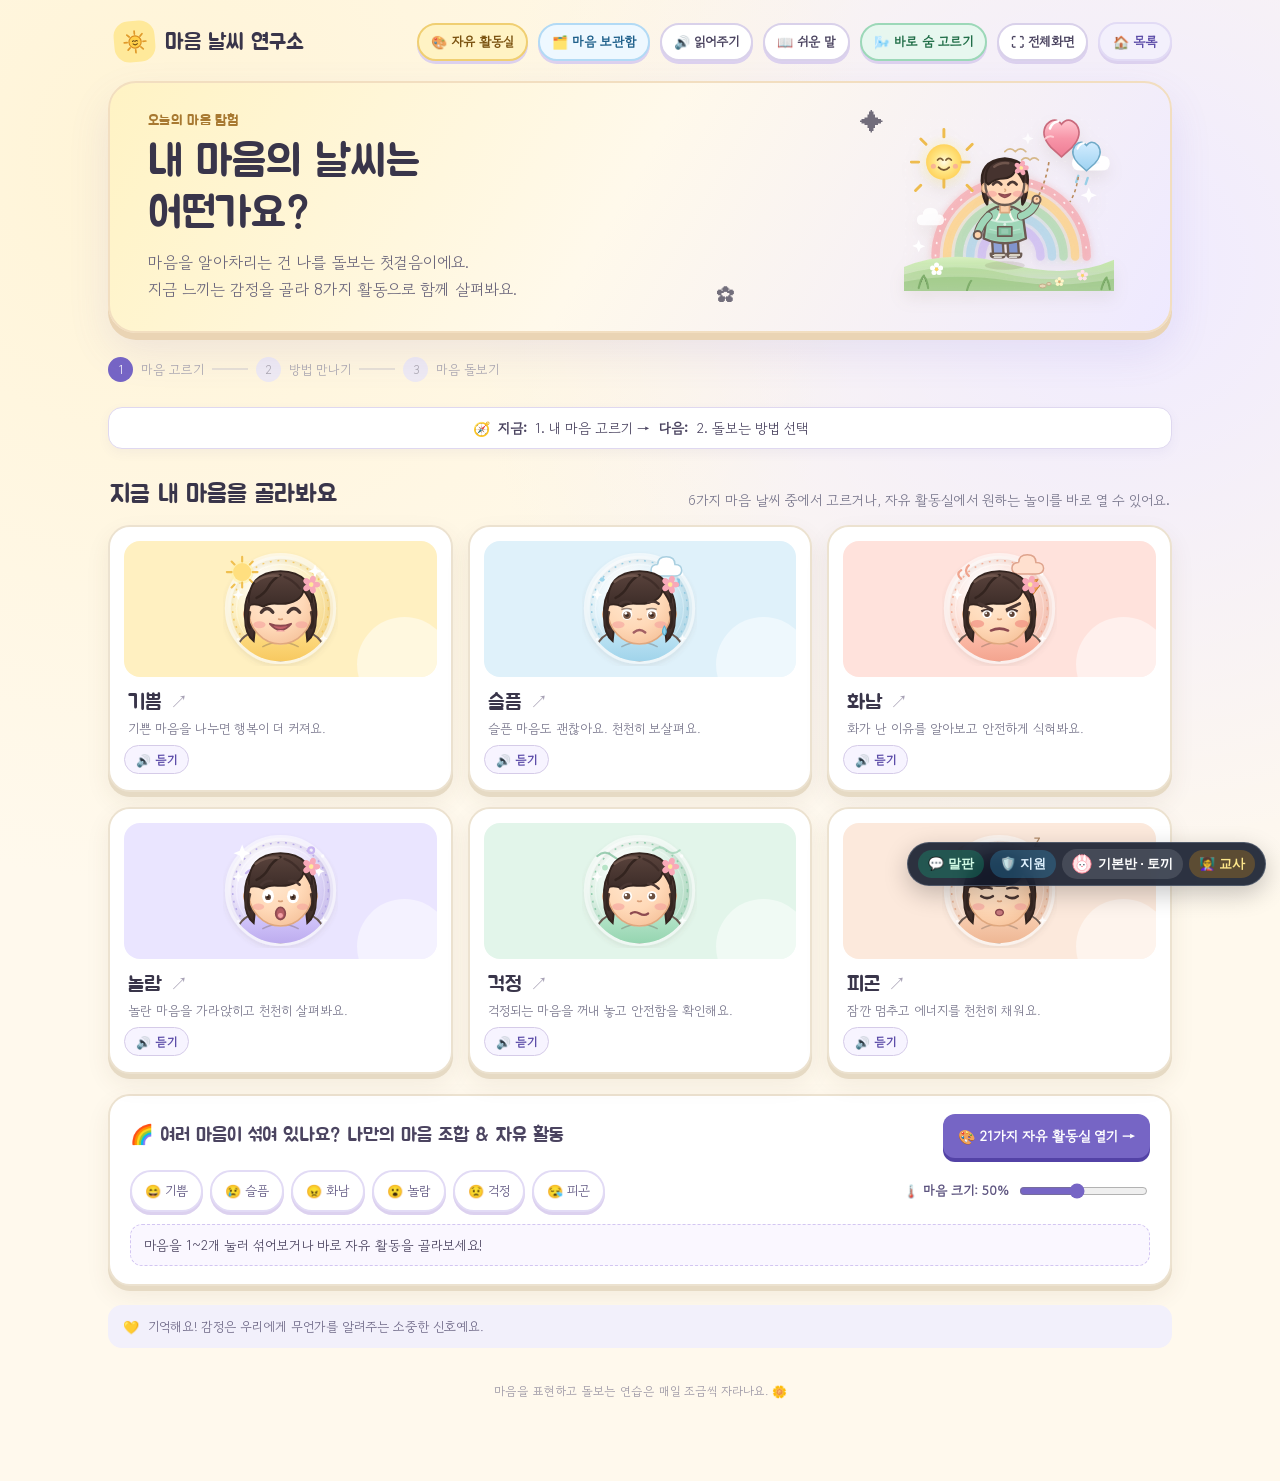
<file: emotion.html>
<!doctype html>
<html lang="ko">
<head>
  <meta charset="utf-8">
  <meta name="viewport" content="width=device-width,initial-scale=1">
  <meta name="theme-color" content="#fff8e9">
  <title>마음 날씨 연구소 | 감정표현하기</title>
  <link rel="preconnect" href="https://fonts.googleapis.com">
  <link rel="preconnect" href="https://fonts.gstatic.com" crossorigin>
  <link href="https://fonts.googleapis.com/css2?family=Gowun+Dodum&family=Jua&display=swap" rel="stylesheet">
  <link rel="stylesheet" href="./emotion/styles.css">
</head>
<body>
  <main class="page">
    <header class="topbar">
      <button class="brand" onclick="goHome()" aria-label="처음으로">
        <span class="brand-mark" aria-hidden="true">
          <svg viewBox="0 0 36 36" width="26" height="26">
            <g stroke="#e09a2b" stroke-width="2.4" stroke-linecap="round" class="spinSlow" style="transform-origin:18px 18px;animation:svgSpin 24s linear infinite">
              <path d="M18 3v4M18 29v4M3 18h4M29 18h4M7.5 7.5l3 3M25.5 25.5l3 3M28.5 7.5l-3 3M10.5 25.5l-3 3"/>
            </g>
            <circle cx="18" cy="18" r="8.5" fill="#ffcf4a" stroke="#d98c1f" stroke-width="1.6"/>
            <path d="M14.5 17q1.5-2 3 0M18.5 17q1.5-2 3 0M15 20.5q3 3 6 0" fill="none" stroke="#6b4b16" stroke-width="1.4" stroke-linecap="round"/>
          </svg>
        </span>
        <span>마음 날씨 연구소</span>
      </button>
      <div class="top-actions">
        <button type="button" class="em-tool-btn studio" id="btnFreeStudio">🎨 자유 활동실</button>
        <button type="button" class="em-tool-btn gallery" id="btnMindGallery">🗂️ 마음 보관함 <span id="galleryCountBadge"></span></button>
        <button type="button" class="em-tool-btn" id="btnEmotionSpeak">🔊 읽어주기</button>
        <button type="button" class="em-tool-btn" id="btnEmotionEasy">📖 쉬운 말</button>
        <button type="button" class="em-tool-btn breathe" id="btnQuickBreathe">🌬️ 바로 숨 고르기</button>
        <button type="button" class="em-tool-btn" id="btnEmotionFullscreen">⛶ 전체화면</button>
        <a class="home-link" href="./index.html">🏠 목록</a>
      </div>
    </header>

    <section class="hero">
      <div class="hero-copy">
        <div class="eyebrow">오늘의 마음 탐험</div>
        <h1>내 마음의 날씨는<br>어떤가요?</h1>
        <p>마음을 알아차리는 건 나를 돌보는 첫걸음이에요.<br>지금 느끼는 감정을 골라 8가지 활동으로 함께 살펴봐요.</p>
      </div>
      <span class="hero-spark s1">✦</span>
      <span class="hero-spark s2">✿</span>
      <div class="hero-art" id="heroArt"></div>
    </section>

    <div class="progress" aria-label="진행 단계">
      <span class="dot active" id="p1">1</span><span>마음 고르기</span>
      <span class="line"></span>
      <span class="dot" id="p2">2</span><span>방법 만나기</span>
      <span class="line"></span>
      <span class="dot" id="p3">3</span><span>마음 돌보기</span>
    </div>
    <div class="em-now-next" id="emNowNextBar">🧭 <b>지금:</b> 1. 내 마음 고르기 → <b>다음:</b> 2. 돌보는 방법 선택</div>

    <section id="homeStage" class="stage visible">
      <div class="section-heading">
        <h2>지금 내 마음을 골라봐요</h2>
        <p>6가지 마음 날씨 중에서 고르거나, 자유 활동실에서 원하는 놀이를 바로 열 수 있어요.</p>
      </div>
      <div class="moods" id="moodCards"></div>

      <!-- 자유 복합 감정 조합기 + 자유 활동실 바로가기 -->
      <div class="free-mixer-card" id="freeMixerCard">
        <div class="mixer-head">
          <h3>🌈 여러 마음이 섞여 있나요? 나만의 마음 조합 & 자유 활동</h3>
          <button type="button" class="ta-btn" id="btnOpenStudioFromHome">🎨 21가지 자유 활동실 열기 →</button>
        </div>
        <div class="mixer-row">
          <div class="mixer-chips" id="mixerMoodChips"></div>
          <div class="mixer-thermo">
            <label for="homeThermo">🌡️ 마음 크기: <b id="homeThermoVal">50</b>%</label>
            <input id="homeThermo" type="range" min="10" max="100" value="50">
          </div>
        </div>
        <div class="mixer-result" id="mixerResultText">마음을 1~2개 눌러 섞어보거나 바로 자유 활동을 골라보세요!</div>
      </div>

      <div class="privacy-note">
        <span>💛</span>
        <span>기억해요! 감정은 우리에게 무언가를 알려주는 소중한 신호예요.</span>
      </div>
    </section>

    <section id="methodStage" class="stage">
      <button class="back" onclick="goHome()">← 감정 다시 고르기</button>
      <div id="chosenBanner" class="chosen-banner"></div>
      <div class="section-heading">
        <h2>마음을 돌보는 방법을 골라봐요</h2>
        <p>나에게 편안한 방법 하나를 골라도 충분해요. 모든 방법은 태블릿에서 직접 해볼 수 있어요.</p>
      </div>
      <div id="methodCards" class="methods"></div>
      <div class="detail" id="detail"></div>
    </section>

    <section id="freeStage" class="stage">
      <button class="back" onclick="goHome()">← 마음 날씨 홈으로</button>
      <div class="section-heading">
        <h2>🎨 자유 마음 활동실 (모든 놀이 자유 선택!)</h2>
        <p>정해진 순서 없이 하고 싶은 활동을 마음껏 골라 해보세요.</p>
      </div>
      <div class="studio-toolbar" id="studioToolbar">
        <div class="studio-cats" id="studioCats">
          <button type="button" class="ta-chip on" data-cat="all">✨ 전체 (21)</button>
          <button type="button" class="ta-chip" data-cat="create">🎨 그리기·쓰기</button>
          <button type="button" class="ta-chip" data-cat="calm">🌬️ 소리·숨 고르기</button>
          <button type="button" class="ta-chip" data-cat="play">🌸 몸·놀이</button>
          <button type="button" class="ta-chip" data-cat="share">💬 마음 나누기</button>
        </div>
        <button type="button" class="ta-btn gold" id="btnRandomAct">🎲 오늘의 활동 뽑기</button>
      </div>
      <div class="methods" id="freeMethodCards"></div>
      <div class="detail" id="freeDetail"></div>
    </section>

    <section id="galleryStage" class="stage">
      <button class="back" onclick="goHome()">← 마음 날씨 홈으로</button>
      <div class="section-heading">
        <h2>🗂️ 내 마음 보관함</h2>
        <p>내가 그린 마음 그림, 고마움 쪽지, 응원 엽서, 마음 메모가 모여 있어요.</p>
      </div>
      <div class="gallery-actions">
        <button type="button" class="ta-btn" onclick="openFreeStudio()">🎨 새 작품 만들러 가기</button>
        <button type="button" class="ta-chip" id="btnClearGallery">🗑 보관함 비우기</button>
      </div>
      <div id="galleryList" class="gallery-grid"></div>
    </section>

    <footer class="footer">마음을 표현하고 돌보는 연습은 매일 조금씩 자라나요. 🌼</footer>
  </main>

  <script src="./assets/d1_client.js"></script>
  <script src="./emotion/data.js"></script>
  <script src="./emotion/illustrations.js"></script>
  <script src="./emotion/activities.js"></script>
  <script src="./emotion/activities_extra.js"></script>
  <script src="./emotion/app.js"></script>
</body>
</html>
</file>
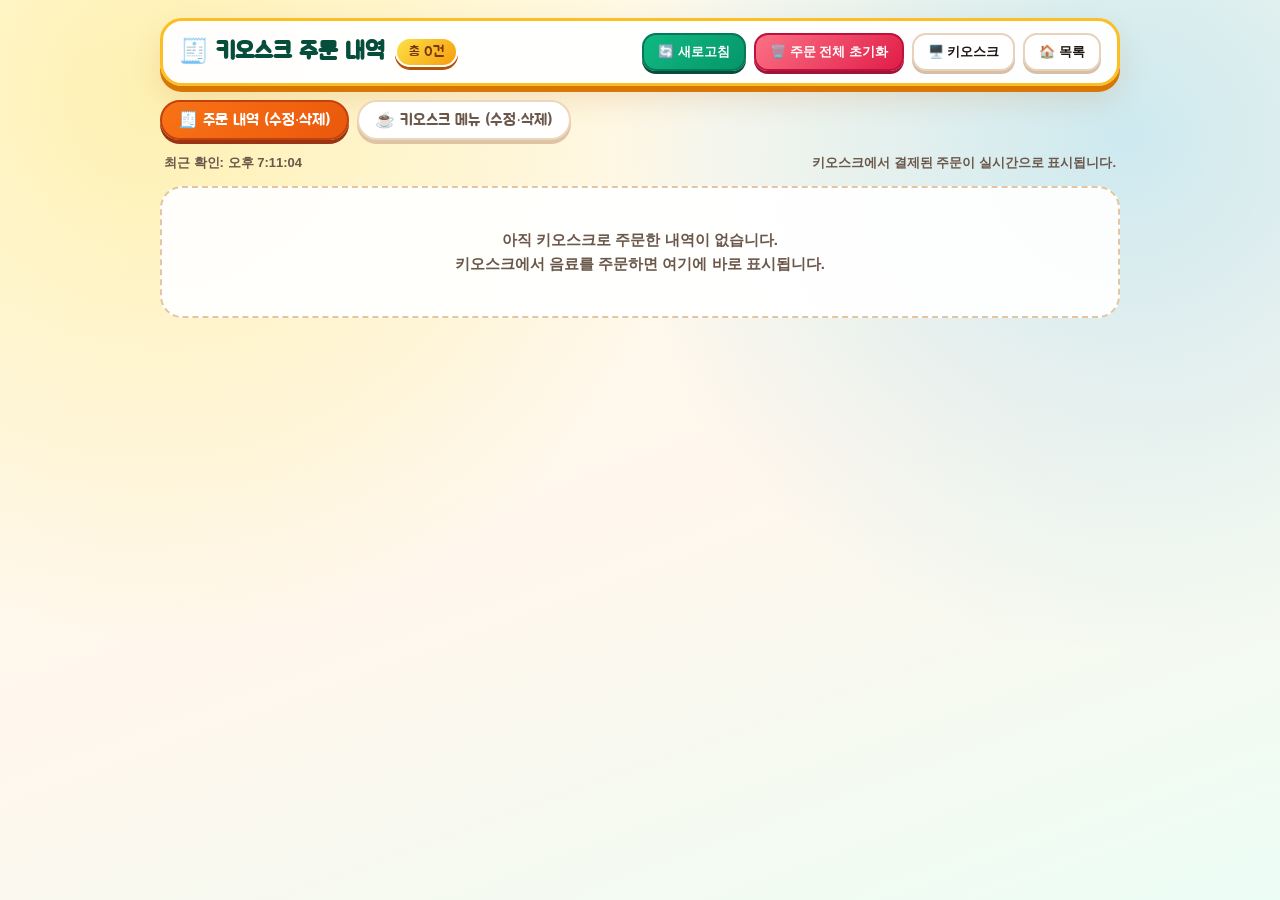
<file: kiosk_orders.html>
<!DOCTYPE html>
<html lang="ko">
<head>
  <meta charset="UTF-8" />
  <meta name="viewport" content="width=device-width, initial-scale=1.0, viewport-fit=cover" />
  <title>마음카페 키오스크 - 주문 내역 · 메뉴 관리</title>
  <link rel="preconnect" href="https://fonts.googleapis.com" />
  <link rel="preconnect" href="https://fonts.gstatic.com" crossorigin />
  <link href="https://fonts.googleapis.com/css2?family=Fredoka:wght@600;700&family=Jua&display=swap" rel="stylesheet" />
  <style>
    :root {
      --bg: #fff8ee;
      --card: #ffffff;
      --ink: #1f1714;
      --muted: #6b584b;
      --primary: #10b981;
      --primary-lip: #047857;
      --accent: #f97316;
      --accent-lip: #c2410c;
      --danger: #e11d48;
      --danger-lip: #9f1239;
      --indigo: #4f46e5;
      --indigo-lip: #312e81;
      --border: #edd7bc;
    }
    * { box-sizing: border-box; -webkit-tap-highlight-color: transparent; }
    body {
      margin: 0;
      min-height: 100vh;
      font-family: "Pretendard", "Malgun Gothic", "Apple SD Gothic Neo", sans-serif;
      background:
        radial-gradient(circle at 12% 10%, rgba(253, 224, 71, 0.35) 0%, transparent 40%),
        radial-gradient(circle at 88% 15%, rgba(56, 189, 248, 0.25) 0%, transparent 38%),
        linear-gradient(160deg, #fffbeb 0%, #fff7ed 55%, #ecfdf5 100%);
      color: var(--ink);
      padding: 18px 16px 40px;
    }
    .wrap {
      max-width: 960px;
      margin: 0 auto;
      display: flex;
      flex-direction: column;
      gap: 14px;
    }
    .topbar {
      background: rgba(255, 255, 255, 0.96);
      border: 3px solid #fbbf24;
      border-radius: 22px;
      padding: 12px 16px;
      display: flex;
      align-items: center;
      justify-content: space-between;
      gap: 10px;
      flex-wrap: wrap;
      box-shadow: 0 6px 0 #d97706, 0 14px 30px rgba(180, 83, 9, 0.14);
    }
    .title-box {
      display: flex;
      align-items: center;
      gap: 10px;
      flex-wrap: wrap;
    }
    .title-box h1 {
      margin: 0;
      font-family: "Jua", "Fredoka", "Pretendard", sans-serif;
      font-size: 24px;
      color: #064e3b;
    }
    .count-pill {
      background: linear-gradient(135deg, #fde047, #f59e0b);
      color: #78350f;
      font-family: "Jua", sans-serif;
      font-size: 14px;
      padding: 4px 12px;
      border-radius: 999px;
      border: 2px solid #fff;
      box-shadow: 0 3px 0 #b45309;
    }
    .actions-row {
      display: flex;
      align-items: center;
      gap: 8px;
      flex-wrap: wrap;
    }
    .btn {
      border: 2px solid #e7d3bc;
      background: #fff;
      color: var(--ink);
      border-radius: 14px;
      padding: 8px 14px;
      font: inherit;
      font-size: 13px;
      font-weight: 900;
      cursor: pointer;
      text-decoration: none;
      display: inline-flex;
      align-items: center;
      gap: 5px;
      box-shadow: 0 3px 0 #d6bfa6;
      transition: transform 0.12s ease;
    }
    .btn:hover { transform: translateY(-2px); }
    .btn:active { transform: translateY(2px); box-shadow: 0 1px 0 #d6bfa6; }
    .btn.primary {
      background: linear-gradient(135deg, #10b981, #059669);
      border-color: #047857;
      color: #fff;
      box-shadow: 0 3px 0 #064e3b;
    }
    .btn.danger {
      background: linear-gradient(135deg, #fb7185, #e11d48);
      border-color: #be123c;
      color: #fff;
      box-shadow: 0 3px 0 var(--danger-lip);
    }
    .btn.indigo {
      background: linear-gradient(135deg, #6366f1, #4f46e5);
      border-color: #3730a3;
      color: #fff;
      box-shadow: 0 3px 0 var(--indigo-lip);
    }
    .btn.sm {
      padding: 5px 10px;
      font-size: 12px;
      border-radius: 10px;
    }
    .tabs {
      display: flex;
      gap: 8px;
      flex-wrap: wrap;
    }
    .tab-btn {
      border: 2.5px solid var(--border);
      background: #fff;
      color: var(--muted);
      border-radius: 999px;
      padding: 8px 16px;
      font-family: "Jua", "Pretendard", sans-serif;
      font-size: 16px;
      cursor: pointer;
      box-shadow: 0 4px 0 #dec4a4;
      transition: transform 0.14s ease;
    }
    .tab-btn.active {
      background: linear-gradient(135deg, #f97316, #ea580c);
      border-color: #c2410c;
      color: #fff;
      box-shadow: 0 4px 0 #9a3412;
    }
    .status-line {
      font-size: 13px;
      font-weight: 800;
      color: var(--muted);
      padding: 0 4px;
      display: flex;
      align-items: center;
      justify-content: space-between;
      gap: 8px;
      flex-wrap: wrap;
    }
    .panel { display: none; flex-direction: column; gap: 12px; }
    .panel.active { display: flex; }

    .order-card {
      background: var(--card);
      border: 2.5px solid var(--border);
      border-radius: 22px;
      padding: 14px 16px;
      display: flex;
      flex-direction: column;
      gap: 10px;
      box-shadow: 0 5px 0 #e2c5a2, 0 10px 24px rgba(120, 53, 15, 0.08);
    }
    .order-head {
      display: flex;
      align-items: center;
      justify-content: space-between;
      gap: 10px;
      flex-wrap: wrap;
      border-bottom: 1.5px dashed #ecd6bc;
      padding-bottom: 9px;
    }
    .order-meta {
      display: flex;
      align-items: center;
      gap: 8px;
      flex-wrap: wrap;
      font-size: 13px;
      font-weight: 800;
      color: var(--muted);
    }
    .order-num {
      background: #1e293b;
      color: #fde047;
      font-family: "Jua", sans-serif;
      font-size: 15px;
      padding: 3px 12px;
      border-radius: 999px;
    }
    .order-total {
      font-family: "Jua", sans-serif;
      font-size: 19px;
      color: #c2410c;
    }
    .item-list {
      display: flex;
      flex-direction: column;
      gap: 7px;
    }
    .item-row {
      display: flex;
      align-items: center;
      justify-content: space-between;
      gap: 10px;
      flex-wrap: wrap;
      background: #fffaf2;
      border: 1.5px solid #f1dcc3;
      border-radius: 14px;
      padding: 9px 12px;
    }
    .item-main {
      display: flex;
      flex-direction: column;
      gap: 2px;
      min-width: 180px;
      flex: 1;
    }
    .item-name {
      font-size: 15px;
      font-weight: 900;
      color: var(--ink);
    }
    .item-sub {
      font-size: 12.5px;
      font-weight: 700;
      color: var(--muted);
    }
    .item-actions {
      display: flex;
      align-items: center;
      gap: 6px;
      flex-wrap: wrap;
    }
    .edit-inline {
      width: 100%;
      margin-top: 6px;
      padding-top: 8px;
      border-top: 1px dashed #e2c5a2;
      display: flex;
      align-items: center;
      gap: 6px;
      flex-wrap: wrap;
    }
    .inp {
      border: 2px solid #e2c5a2;
      border-radius: 10px;
      padding: 5px 9px;
      font: inherit;
      font-size: 13px;
      font-weight: 700;
      background: #fff;
      color: var(--ink);
    }
    .empty-box {
      background: rgba(255, 255, 255, 0.92);
      border: 2.5px dashed #e2c5a2;
      border-radius: 22px;
      padding: 40px 20px;
      text-align: center;
      color: var(--muted);
      font-size: 15px;
      font-weight: 800;
      line-height: 1.6;
    }
    .menu-grid {
      display: grid;
      grid-template-columns: repeat(auto-fill, minmax(270px, 1fr));
      gap: 10px;
    }
    .menu-manage-card {
      background: #fff;
      border: 2px solid var(--border);
      border-radius: 18px;
      padding: 12px;
      display: flex;
      flex-direction: column;
      gap: 8px;
      box-shadow: 0 4px 0 #e2c5a2;
    }
    .menu-manage-top {
      display: flex;
      align-items: center;
      justify-content: space-between;
      gap: 8px;
    }
    .menu-manage-name {
      font-size: 15px;
      font-weight: 900;
      color: var(--ink);
    }
    .menu-manage-price {
      font-family: "Jua", sans-serif;
      font-size: 16px;
      color: #ea580c;
    }
  </style>
</head>
<body>
  <div class="wrap">
    <header class="topbar">
      <div class="title-box">
        <h1>🧾 키오스크 주문 내역</h1>
        <span id="orderTotalCount" class="count-pill">총 0건</span>
      </div>
      <div class="actions-row">
        <button type="button" id="btnRefresh" class="btn primary">🔄 새로고침</button>
        <button type="button" id="btnResetOrders" class="btn danger">🗑️ 주문 전체 초기화</button>
        <a class="btn" href="./kiosk/index.html">🖥️ 키오스크</a>
        <a class="btn" href="./index.html">🏠 목록</a>
      </div>
    </header>

    <div class="tabs" role="tablist">
      <button type="button" class="tab-btn active" data-tab="orders">🧾 주문 내역 (수정·삭제)</button>
      <button type="button" class="tab-btn" data-tab="menus">☕ 키오스크 메뉴 (수정·삭제)</button>
    </div>

    <div class="status-line">
      <span id="syncStatusText">주문 내역을 불러오고 있어요...</span>
      <span>키오스크에서 결제된 주문이 실시간으로 표시됩니다.</span>
    </div>

    <!-- 패널 1: 키오스크 주문 내역만 표시 + 각 메뉴 수정/삭제 + 초기화 -->
    <section id="ordersPanel" class="panel active" aria-label="키오스크 주문 내역">
      <div id="ordersContainer"></div>
    </section>

    <!-- 패널 2: 키오스크 메뉴 수정/삭제 + 초기화 -->
    <section id="menusPanel" class="panel" aria-label="키오스크 메뉴 수정 및 삭제">
      <div class="actions-row" style="justify-content:flex-end">
        <button type="button" id="btnResetMenus" class="btn danger sm">↺ 메뉴 전체 기본값 초기화</button>
      </div>
      <div id="menusContainer" class="menu-grid"></div>
    </section>
  </div>

  <script>window.D1_HIDE_FLOATING = true;</script>
  <script src="./assets/d1_client.js"></script>
  <script>
    (() => {
      const KIOSK_ORDERS_KEY = "safe_mover.kiosk.orders.v1";
      const PUBLIC_ORDERS_KEY = "safe_mover.kiosk.orders.public.v1";
      const DEFAULT_MENUS = [
        { id: "hot_americano", name: "따뜻한 아메리카노", price: 3000, category: "coffee" },
        { id: "iced_americano", name: "아이스 아메리카노", price: 3500, category: "coffee" },
        { id: "hot_latte", name: "따뜻한 카페라떼", price: 4000, category: "coffee" },
        { id: "iced_latte", name: "아이스 카페라떼", price: 4500, category: "coffee" },
        { id: "iced_vanilla_latte", name: "아이스 바닐라라떼", price: 4800, category: "coffee" },
        { id: "iced_caramel_macchiato", name: "카라멜 마끼아또", price: 5200, category: "coffee" },
        { id: "iced_cafe_mocha", name: "아이스 카페모카", price: 5500, category: "coffee" },
        { id: "hot_choco", name: "따뜻한 핫초코", price: 3800, category: "latte_tea" },
        { id: "hot_tea", name: "따뜻한 녹차", price: 3000, category: "latte_tea" },
        { id: "hot_yuja_tea", name: "따뜻한 유자차", price: 3500, category: "latte_tea" },
        { id: "iced_matcha_latte", name: "아이스 말차라떼", price: 4500, category: "latte_tea" },
        { id: "strawberry_latte", name: "딸기 라떼", price: 4800, category: "latte_tea" },
        { id: "iced_lemonade", name: "아이스 레몬에이드", price: 4200, category: "ade_smoothie" },
        { id: "grapefruit_ade", name: "아이스 자몽에이드", price: 4500, category: "ade_smoothie" },
        { id: "strawberry_smoothie", name: "딸기 스무디", price: 5300, category: "ade_smoothie" },
        { id: "mango_smoothie", name: "망고 스무디", price: 5300, category: "ade_smoothie" },
        { id: "choco_frappe", name: "초코 휘핑 프라페", price: 5800, category: "ade_smoothie" },
        { id: "green_tea_frappe", name: "말차 휘핑 프라페", price: 5800, category: "ade_smoothie" },
        { id: "croissant", name: "버터 크루아상", price: 3200, category: "bakery" },
        { id: "choco_donut", name: "초코 글레이즈 도넛", price: 2800, category: "bakery" },
        { id: "choco_cake", name: "달콤 초코 브라우니", price: 4500, category: "bakery" },
        { id: "cheese_muffin", name: "촉촉 치즈 머핀", price: 3000, category: "bakery" }
      ];

      let orders = [];
      let editingOrderItem = null; // { orderId, idx }
      let editingMenuId = null;

      const $ = (id) => document.getElementById(id);
      const esc = (s) => String(s || "").replace(/[&<>"']/g, (ch) => ({
        "&": "&amp;", "<": "&lt;", ">": "&gt;", "\"": "&quot;", "'": "&#39;"
      }[ch]));
      const won = (n) => `${Number(n || 0).toLocaleString("ko-KR")}원`;

      function apiBase() {
        return (window.D1Bridge && window.D1Bridge.getApiBase)
          ? window.D1Bridge.getApiBase()
          : "https://safe-mover-d1-api.school-guardian.workers.dev";
      }

      function loadLocalOrders() {
        try {
          const raw = localStorage.getItem(KIOSK_ORDERS_KEY);
          const arr = raw ? JSON.parse(raw) : [];
          return Array.isArray(arr) ? arr : [];
        } catch { return []; }
      }

      async function saveAllOrders(nextList) {
        const trimmed = Array.isArray(nextList) ? nextList.slice(0, 30) : [];
        orders = trimmed;
        try { localStorage.setItem(KIOSK_ORDERS_KEY, JSON.stringify(trimmed)); } catch {}
        if (window.D1Bridge && typeof window.D1Bridge.setKV === "function") {
          window.D1Bridge.setKV(KIOSK_ORDERS_KEY, trimmed);
        }
        try {
          await fetch(apiBase() + "/api/kv", {
            method: "POST",
            headers: { "Content-Type": "application/json" },
            body: JSON.stringify({ key: PUBLIC_ORDERS_KEY, value: trimmed })
          });
        } catch {}
      }

      async function fetchOrdersFromAllSources() {
        const local = loadLocalOrders();
        let remotePublic = null;
        let remoteScoped = null;
        try {
          const r = await fetch(apiBase() + "/api/kv?key=" + encodeURIComponent(PUBLIC_ORDERS_KEY));
          if (r.ok) {
            const j = await r.json();
            if (j && j.found && j.item && j.item.v) {
              const parsed = typeof j.item.v === "string" ? JSON.parse(j.item.v) : j.item.v;
              if (Array.isArray(parsed)) remotePublic = parsed;
            }
          }
        } catch {}

        if (window.D1Bridge && typeof window.D1Bridge.getKV === "function") {
          try {
            const sc = await window.D1Bridge.getKV(KIOSK_ORDERS_KEY);
            if (Array.isArray(sc)) remoteScoped = sc;
          } catch {}
        }

        // 공개 D1 키가 명시적으로 존재하면 최신 동기화 상태로 반영, 없으면 병합
        if (Array.isArray(remotePublic)) {
          orders = remotePublic;
          try { localStorage.setItem(KIOSK_ORDERS_KEY, JSON.stringify(orders)); } catch {}
        } else {
          const map = new Map();
          for (const o of [...local, ...(remoteScoped || [])]) {
            if (o && o.id && !map.has(o.id)) map.set(o.id, o);
          }
          orders = [...map.values()].sort((a, b) => String(b.createdAt || "").localeCompare(String(a.createdAt || ""))).slice(0, 30);
        }

        $("syncStatusText").textContent = `최근 확인: ${new Date().toLocaleTimeString("ko-KR")}`;
        renderOrders();
      }

      function recalcOrderTotal(ord) {
        ord.totalPrice = (ord.items || []).reduce((acc, it) => acc + (Number(it.unitPrice) || 0) * (Number(it.qty) || 1), 0);
      }

      function renderOrders() {
        $("orderTotalCount").textContent = `총 ${orders.length}건`;
        const box = $("ordersContainer");
        if (!orders.length) {
          box.innerHTML = `<div class="empty-box">아직 키오스크로 주문한 내역이 없습니다.<br>키오스크에서 음료를 주문하면 여기에 바로 표시됩니다.</div>`;
          return;
        }

        box.innerHTML = orders.map((ord) => {
          const dining = ord.diningType === "take_out" ? "🛍️ 포장" : "🍽️ 매장";
          const timeStr = ord.createdAt ? new Date(ord.createdAt).toLocaleString("ko-KR", { hour12: false }) : "";
          const itemsHtml = (ord.items || []).map((it, idx) => {
            const qty = Number(it.qty) || 1;
            const unitPrice = Number(it.unitPrice) || 0;
            const isEditing = editingOrderItem && editingOrderItem.orderId === ord.id && editingOrderItem.idx === idx;
            return `<div class="item-row">
              <div class="item-main">
                <div class="item-name">${esc(it.name)} × ${qty}개</div>
                <div class="item-sub">${esc(it.optionsLabel || "기본")} · 개당 ${won(unitPrice)} · 소계 ${won(unitPrice * qty)}</div>
              </div>
              <div class="item-actions">
                <button type="button" class="btn indigo sm" data-edit-item="${esc(ord.id)}" data-idx="${idx}">✏️ 수정</button>
                <button type="button" class="btn danger sm" data-del-item="${esc(ord.id)}" data-idx="${idx}">🗑️ 삭제</button>
              </div>
              ${isEditing ? `<div class="edit-inline">
                <input type="text" class="inp" id="editItemName" value="${esc(it.name)}" placeholder="메뉴명" style="flex:1;min-width:120px" />
                <input type="text" class="inp" id="editItemOpt" value="${esc(it.optionsLabel || "기본")}" placeholder="옵션" style="width:110px" />
                <input type="number" class="inp" id="editItemQty" value="${qty}" min="1" max="50" style="width:68px" />
                <input type="number" class="inp" id="editItemPrice" value="${unitPrice}" min="100" step="100" style="width:92px" />
                <button type="button" class="btn primary sm" id="btnSaveItemEdit">저장</button>
                <button type="button" class="btn sm" id="btnCancelItemEdit">취소</button>
              </div>` : ""}
            </div>`;
          }).join("");

          return `<article class="order-card">
            <div class="order-head">
              <div class="order-meta">
                <span class="order-num">대기번호 #${esc(ord.orderNumber)}</span>
                <span>${dining}</span>
                <span>${esc(ord.methodLabel || "결제완료")}</span>
                ${timeStr ? `<span>${esc(timeStr)}</span>` : ""}
              </div>
              <div class="actions-row">
                <strong class="order-total">${won(ord.totalPrice)}</strong>
                <button type="button" class="btn danger sm" data-del-order="${esc(ord.id)}">🗑️ 주문 삭제</button>
              </div>
            </div>
            <div class="item-list">${itemsHtml}</div>
          </article>`;
        }).join("");

        box.querySelectorAll("[data-edit-item]").forEach((btn) => {
          btn.addEventListener("click", () => {
            editingOrderItem = { orderId: btn.dataset.editItem, idx: Number(btn.dataset.idx) };
            renderOrders();
          });
        });

        box.querySelectorAll("[data-del-item]").forEach((btn) => {
          btn.addEventListener("click", async () => {
            const ordId = btn.dataset.delItem;
            const idx = Number(btn.dataset.idx);
            const next = orders.map((o) => ({ ...o, items: [...(o.items || [])] }));
            const target = next.find((o) => o.id === ordId);
            if (!target) return;
            target.items.splice(idx, 1);
            const filtered = target.items.length ? next : next.filter((o) => o.id !== ordId);
            if (target.items.length) recalcOrderTotal(target);
            editingOrderItem = null;
            await saveAllOrders(filtered);
            renderOrders();
          });
        });

        box.querySelectorAll("[data-del-order]").forEach((btn) => {
          btn.addEventListener("click", async () => {
            const ordId = btn.dataset.delOrder;
            const filtered = orders.filter((o) => o.id !== ordId);
            editingOrderItem = null;
            await saveAllOrders(filtered);
            renderOrders();
          });
        });

        const saveBtn = $("btnSaveItemEdit");
        if (saveBtn && editingOrderItem) {
          saveBtn.addEventListener("click", async () => {
            const next = orders.map((o) => ({ ...o, items: [...(o.items || [])] }));
            const target = next.find((o) => o.id === editingOrderItem.orderId);
            const item = target && target.items[editingOrderItem.idx];
            if (!item) return;
            item.name = $("editItemName").value.trim() || item.name;
            item.optionsLabel = $("editItemOpt").value.trim() || "기본";
            item.qty = Math.max(1, Math.min(50, Number.parseInt($("editItemQty").value, 10) || 1));
            item.unitPrice = Math.max(100, Number.parseInt($("editItemPrice").value, 10) || item.unitPrice);
            recalcOrderTotal(target);
            editingOrderItem = null;
            await saveAllOrders(next);
            renderOrders();
          });
        }
        const cancelBtn = $("btnCancelItemEdit");
        if (cancelBtn) {
          cancelBtn.addEventListener("click", () => {
            editingOrderItem = null;
            renderOrders();
          });
        }
      }

      function getMenuCfg() {
        return (window.D1Bridge && window.D1Bridge.getKioskMenuConfig)
          ? window.D1Bridge.getKioskMenuConfig()
          : { overrides: {}, added: [] };
      }

      async function saveMenuCfg(cfg) {
        if (window.D1Bridge && window.D1Bridge.saveKioskMenuConfig) {
          await window.D1Bridge.saveKioskMenuConfig(cfg);
        } else {
          try { localStorage.setItem("safe_mover.kiosk.custom_menu.v1", JSON.stringify(cfg)); } catch {}
        }
        renderMenus();
      }

      function renderMenus() {
        const cfg = getMenuCfg();
        const ov = cfg.overrides || {};
        const added = (cfg.added || []).map((m) => ({ ...m, isCustom: true }));
        const defaults = DEFAULT_MENUS
          .filter((m) => !(ov[m.id] && ov[m.id].hidden))
          .map((m) => ({
            ...m,
            name: (ov[m.id] && ov[m.id].name) || m.name,
            price: ov[m.id] && ov[m.id].price !== undefined ? Number(ov[m.id].price) : m.price,
            isCustom: false
          }));
        const list = [...added, ...defaults];
        const box = $("menusContainer");
        if (!list.length) {
          box.innerHTML = `<div class="empty-box" style="grid-column:1/-1">표시 중인 메뉴가 없습니다. [메뉴 전체 기본값 초기화]를 눌러 복원하세요.</div>`;
          return;
        }
        box.innerHTML = list.map((m) => {
          const isEdit = editingMenuId === m.id;
          return `<div class="menu-manage-card">
            <div class="menu-manage-top">
              <span class="menu-manage-name">${m.isCustom ? "🆕 " : ""}${esc(m.name)}</span>
              <strong class="menu-manage-price">${won(m.price)}</strong>
            </div>
            <div class="actions-row">
              <button type="button" class="btn indigo sm" data-menu-edit="${esc(m.id)}">✏️ 수정</button>
              <button type="button" class="btn danger sm" data-menu-del="${esc(m.id)}" data-custom="${m.isCustom ? "1" : "0"}">🗑️ 삭제</button>
            </div>
            ${isEdit ? `<div class="edit-inline">
              <input type="text" class="inp" id="editMenuName" value="${esc(m.name)}" style="flex:1;min-width:110px" />
              <input type="number" class="inp" id="editMenuPrice" value="${Number(m.price)}" min="100" step="100" style="width:90px" />
              <button type="button" class="btn primary sm" id="btnSaveMenuEdit" data-custom="${m.isCustom ? "1" : "0"}">저장</button>
              <button type="button" class="btn sm" id="btnCancelMenuEdit">취소</button>
            </div>` : ""}
          </div>`;
        }).join("");

        box.querySelectorAll("[data-menu-edit]").forEach((btn) => {
          btn.addEventListener("click", () => {
            editingMenuId = btn.dataset.menuEdit;
            renderMenus();
          });
        });
        box.querySelectorAll("[data-menu-del]").forEach((btn) => {
          btn.addEventListener("click", async () => {
            const id = btn.dataset.menuDel;
            const isCustom = btn.dataset.custom === "1";
            const cur = getMenuCfg();
            if (isCustom) {
              cur.added = (cur.added || []).filter((x) => x.id !== id);
            } else {
              cur.overrides[id] = { ...(cur.overrides[id] || {}), hidden: true };
            }
            editingMenuId = null;
            await saveMenuCfg(cur);
          });
        });

        const saveMenuBtn = $("btnSaveMenuEdit");
        if (saveMenuBtn && editingMenuId) {
          saveMenuBtn.addEventListener("click", async () => {
            const isCustom = saveMenuBtn.dataset.custom === "1";
            const name = $("editMenuName").value.trim();
            const price = Math.max(100, Number.parseInt($("editMenuPrice").value, 10) || 100);
            const cur = getMenuCfg();
            if (isCustom) {
              const target = (cur.added || []).find((x) => x.id === editingMenuId);
              if (target) {
                if (name) target.name = name;
                target.price = price;
              }
            } else {
              cur.overrides[editingMenuId] = {
                ...(cur.overrides[editingMenuId] || {}),
                ...(name ? { name } : {}),
                price
              };
            }
            editingMenuId = null;
            await saveMenuCfg(cur);
          });
        }
        const cancelMenuBtn = $("btnCancelMenuEdit");
        if (cancelMenuBtn) {
          cancelMenuBtn.addEventListener("click", () => {
            editingMenuId = null;
            renderMenus();
          });
        }
      }

      document.querySelectorAll(".tab-btn").forEach((btn) => {
        btn.addEventListener("click", () => {
          const tab = btn.dataset.tab;
          document.querySelectorAll(".tab-btn").forEach((b) => b.classList.toggle("active", b === btn));
          $("ordersPanel").classList.toggle("active", tab === "orders");
          $("menusPanel").classList.toggle("active", tab === "menus");
          if (tab === "menus") renderMenus();
        });
      });

      $("btnRefresh").addEventListener("click", fetchOrdersFromAllSources);
      $("btnResetOrders").addEventListener("click", async () => {
        if (!confirm("키오스크로 주문한 모든 내역을 초기화할까요?")) return;
        editingOrderItem = null;
        await saveAllOrders([]);
        renderOrders();
      });
      $("btnResetMenus").addEventListener("click", async () => {
        if (!confirm("삭제·수정한 메뉴를 모두 기본값으로 초기화할까요?")) return;
        editingMenuId = null;
        await saveMenuCfg({ overrides: {}, added: [] });
      });

      window.addEventListener("storage", (e) => {
        if (e.key === KIOSK_ORDERS_KEY) fetchOrdersFromAllSources();
        if (e.key === "safe_mover.kiosk.custom_menu.v1") renderMenus();
      });
      window.addEventListener("focus", fetchOrdersFromAllSources);
      if (window.D1Bridge && window.D1Bridge.onKioskMenuChange) {
        window.D1Bridge.onKioskMenuChange(renderMenus);
      }

      fetchOrdersFromAllSources();
      renderMenus();
      setInterval(fetchOrdersFromAllSources, 5000);
    })();
  </script>
</body>
</html>
</file>
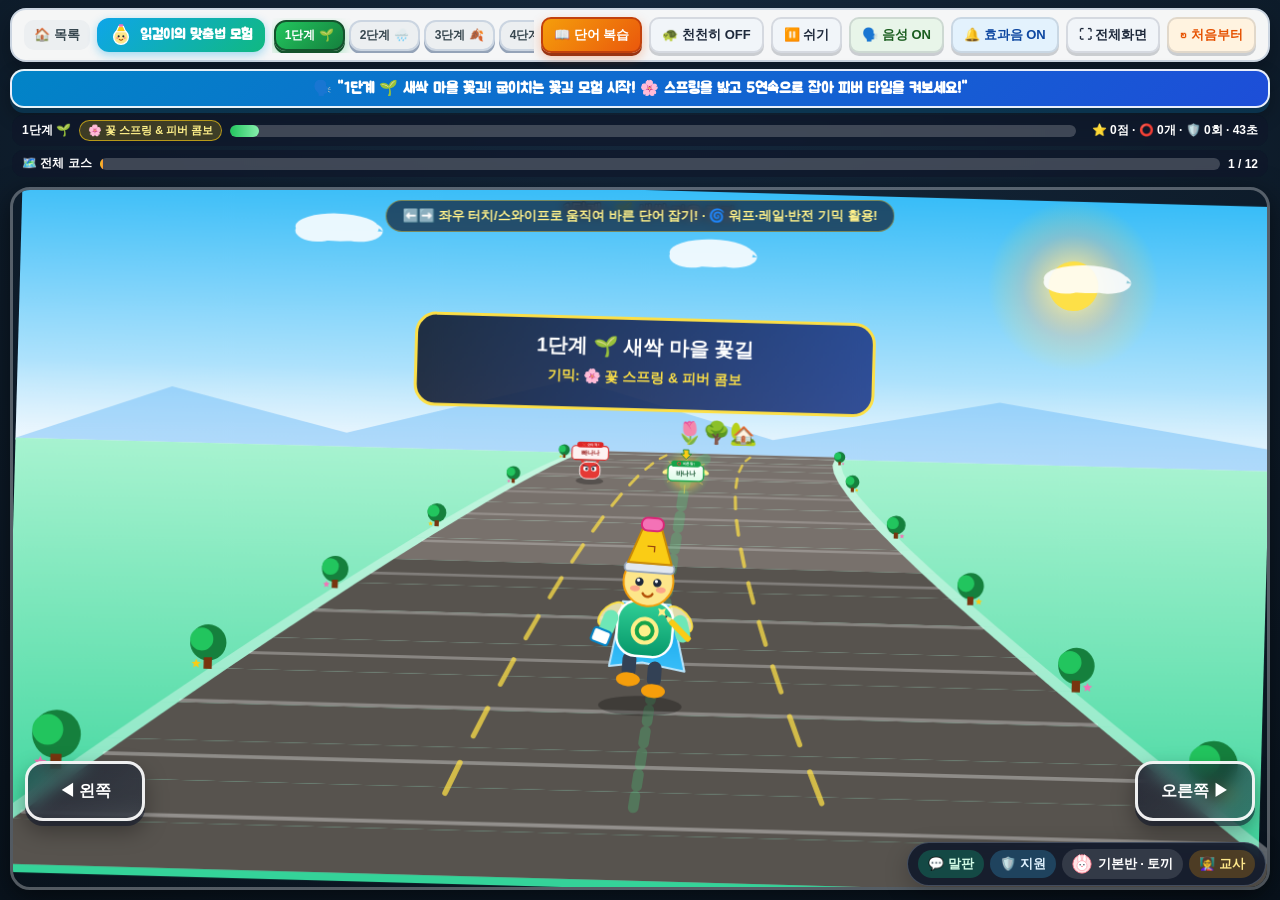
<file: safe_mover_8_stages.html>
<!DOCTYPE html>
<html lang="ko">
<head>
  <meta charset="UTF-8">
  <meta name="viewport" content="width=device-width, initial-scale=1.0, maximum-scale=1.0, user-scalable=no">
  <title>읽걷이의 맞춤법 모험 - 12단계 단어 잡기 게임</title>
  <link rel="preconnect" href="https://fonts.googleapis.com">
  <link rel="preconnect" href="https://fonts.gstatic.com" crossorigin>
  <link href="https://fonts.googleapis.com/css2?family=Fredoka:wght@600;700&family=Jua&display=swap" rel="stylesheet">
  <link rel="stylesheet" href="./safe_mover/styles.css">
</head>
<body>
  <div id="wrap">
    <div id="topbar">
      <a id="homeLink" href="./index.html">🏠 목록</a>
      <div id="title">
        <!-- 귀여운 맞춤법 요정 연필 마스코트 아이콘 -->
        <svg class="title-svg" viewBox="0 0 36 36" width="24" height="24" aria-hidden="true">
          <circle cx="18" cy="21" r="11" fill="#FDE68A" stroke="#fff" stroke-width="2"/>
          <path d="M11 13h14l-3.5-8h-7z" fill="#FACC15" stroke="#fff" stroke-width="1.6" stroke-linejoin="round"/>
          <rect x="14.5" y="2" width="7" height="3.5" rx="1.7" fill="#F472B6"/>
          <circle cx="14.5" cy="20" r="1.6" fill="#1E293B"/>
          <circle cx="21.5" cy="20" r="1.6" fill="#1E293B"/>
          <circle cx="12.5" cy="22.5" r="1.6" fill="#FB7185" opacity="0.7"/>
          <circle cx="23.5" cy="22.5" r="1.6" fill="#FB7185" opacity="0.7"/>
          <path d="M15.5 24.5q2.5 2.5 5 0" fill="none" stroke="#B45309" stroke-width="1.8" stroke-linecap="round"/>
        </svg>
        <span>읽걷이의 맞춤법 모험</span>
      </div>
      <div id="chips"></div>
      <button class="btn" id="btnReview" title="단계별 맞춤법 단어를 복습하고 퀴즈로 연습해요">📖 단어 복습</button>
      <button class="btn" id="btnPracticeMode" title="속도를 낮추고 방해 요소를 줄여 차분히 연습해요">🐢 천천히 OFF</button>
      <button class="btn" id="btnPause" title="잠시 멈추고 숨을 고릅니다">⏸️ 쉬기</button>
      <button class="btn" id="btnVoice" title="단어와 안내를 소리 내어 읽어줘요">🗣️ 음성 ON</button>
      <button class="btn" id="btnSound" title="효과음을 켜거나 꺼요">🔔 효과음 ON</button>
      <button class="btn" id="btnFullscreen" title="전체화면으로 보기">⛶ 전체화면</button>
      <button class="btn" id="btnRestart">↻ 처음부터</button>
    </div>
    <div id="banner">⭕ 글자 요정 읽걷이를 움직여 바른 맞춤법 단어를 잡고, ❌ 틀린 단어를 든 적은 피하세요!</div>
    <div id="progs">
      <div id="stageProgWrap">
        <span id="stageLabel">1단계 🌱</span>
        <span id="gimmickBadge" class="gimmick-badge">✨ 황금 첫걸음</span>
        <div class="barOuter"><div class="barInner" id="stageBar"></div></div>
        <span id="buffBadges" class="buff-badges"></span>
        <span id="stageStat">⭐ 0점 · ⭕ 0개 · 🛡️ 0회</span>
      </div>
      <div id="totalProgWrap">
        <span>🗺️ 전체 코스</span>
        <div class="barOuter"><div class="barInner" id="totalBar"></div></div>
        <span id="totalLabel">1 / 12</span>
      </div>
    </div>
    <div id="cvWrap">
      <canvas id="cv"></canvas>
      <div id="hint">⬅️➡️ 좌우 터치/스와이프로 움직여 바른 단어 잡기! · 🌀 워프·레일·반전 기믹 활용!</div>
      <button class="padBtn" id="padL">◀ 왼쪽</button>
      <button class="padBtn" id="padR">오른쪽 ▶</button>
      <div id="floatMsg"></div>
      <div id="overlay"><div id="card"></div></div>
      <div id="reviewModal" aria-hidden="true">
        <div id="reviewCard"></div>
      </div>
    </div>
  </div>

  <script src="./assets/d1_client.js"></script>
  <script src="./safe_mover/words.js"></script>
  <script src="./safe_mover/stages.js"></script>
  <script src="./safe_mover/audio.js"></script>
  <script src="./safe_mover/renderer.js"></script>
  <script src="./safe_mover/game.js"></script>
</body>
</html>
</file>
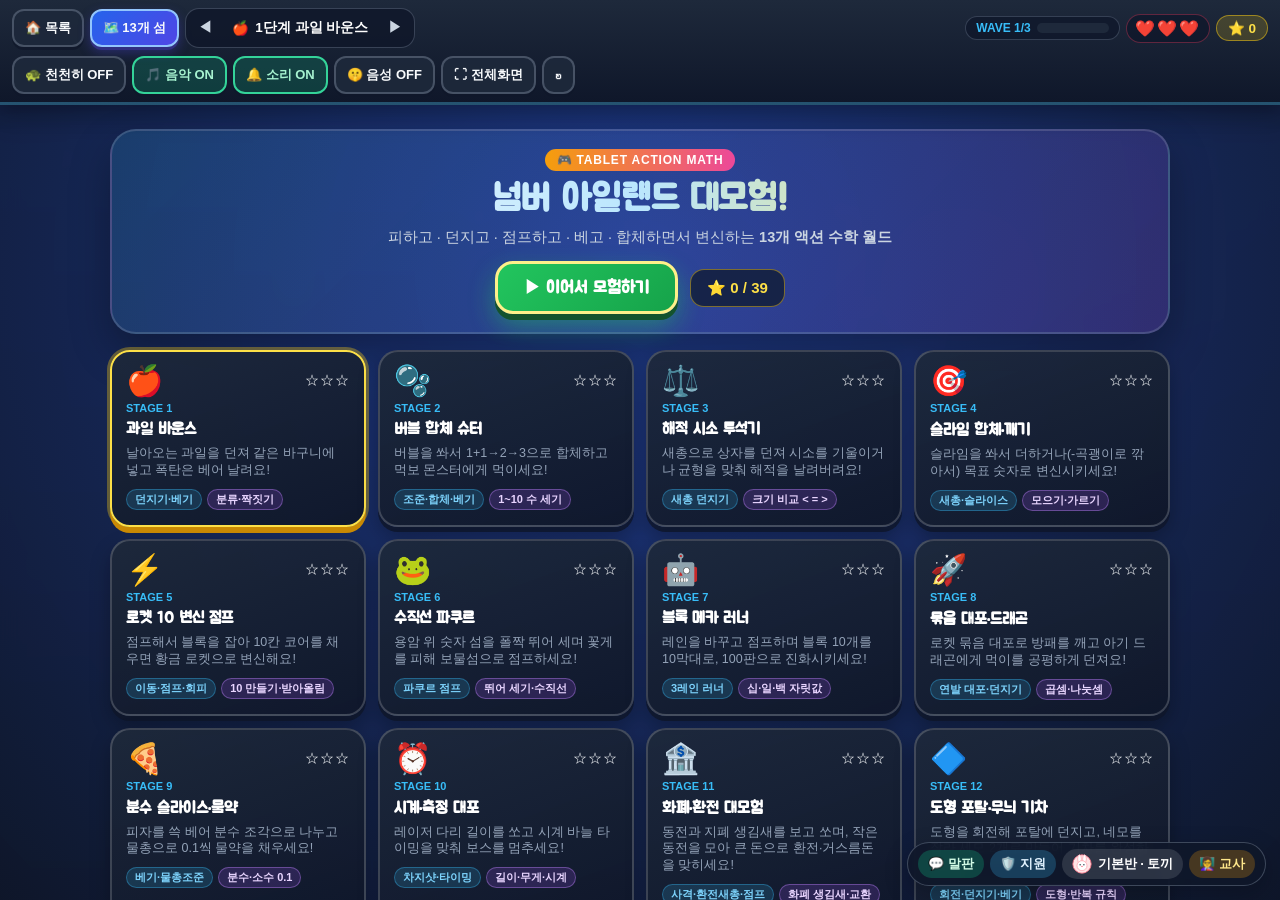
<file: stepmath.html>
<!DOCTYPE html>
<html lang="ko">
<head>
  <meta charset="UTF-8">
  <meta name="viewport" content="width=device-width, initial-scale=1.0, maximum-scale=1.0, user-scalable=no, viewport-fit=cover">
  <title>넘버 아일랜드 — 13단계 액션 수학 대모험</title>
  <link rel="preconnect" href="https://fonts.googleapis.com">
  <link rel="preconnect" href="https://fonts.gstatic.com" crossorigin>
  <link href="https://fonts.googleapis.com/css2?family=Fredoka:wght@600;700&family=Jua&display=swap" rel="stylesheet">
  <link rel="icon" href="data:image/svg+xml,<svg xmlns='http://www.w3.org/2000/svg' viewBox='0 0 64 64'><text y='52' font-size='52'>🏝️</text></svg>">
  <link rel="stylesheet" href="./stepmath/styles.css">
</head>
<body>
  <div id="arcadeWrap">
    <!-- 상단 아케이드 HUD -->
    <header id="hudBar">
      <div class="hud-left">
        <a id="homeLink" class="hud-btn" href="./index.html" title="학습 게임 목록">🏠 목록</a>
        <button type="button" class="hud-btn map-btn" id="btnMap">🗺️ 13개 섬</button>
        <div class="stage-stepper">
          <button type="button" class="step-arrow" id="btnPrevStage" aria-label="이전 섬">◀</button>
          <button type="button" class="stage-pill" id="btnStageInfo">
            <span id="hudStageIcon">🍎</span>
            <span id="hudStageName">1단계 과일 바운스</span>
          </button>
          <button type="button" class="step-arrow" id="btnNextStage" aria-label="다음 섬">▶</button>
        </div>
      </div>

      <div class="hud-center">
        <div class="wave-wrap" aria-label="웨이브 진행">
          <span class="wave-txt" id="hudWaveTxt">WAVE 1/3</span>
          <div class="wave-bar"><div class="wave-fill" id="hudWaveFill"></div></div>
        </div>
        <div class="hud-hearts" id="hudHearts" aria-label="남은 하트">❤️❤️❤️</div>
        <div class="hud-score">
          <span class="score-pill">⭐ <b id="hudScore">0</b></span>
          <span class="combo-pill" id="hudCombo" hidden>🔥 x1</span>
        </div>
      </div>

      <div class="hud-right">
        <button type="button" class="hud-btn toggle" id="btnSlow" title="속도를 천천히 해서 여유롭게 플레이해요">🐢 천천히 OFF</button>
        <button type="button" class="hud-btn toggle on" id="btnMusic" title="배경 음악 켜기/끄기">🎵 음악 ON</button>
        <button type="button" class="hud-btn toggle on" id="btnSfx" title="효과음 켜기/끄기">🔔 소리 ON</button>
        <button type="button" class="hud-btn toggle on" id="btnVoice" title="짧은 음성 응원 켜기/끄기">🗣️ 음성 ON</button>
        <button type="button" class="hud-btn toggle" id="btnFullscreen" title="전체화면 전환">⛶ 전체화면</button>
        <button type="button" class="hud-btn" id="btnRestart" title="현재 단계 다시 시작">↻</button>
      </div>
    </header>

    <!-- 게임 캔버스 영역 -->
    <main id="stageWrap">
      <canvas id="gameCanvas"></canvas>

      <!-- 상단 미션 플로팅 배지 (간결한 아이콘 + 핵심 목표) -->
      <div id="missionChip" hidden>
        <span class="mission-tag" id="missionTag">ACTION</span>
        <span class="mission-text" id="missionText">과일을 바구니로 던지세요!</span>
      </div>

      <!-- 플로팅 메시지 -->
      <div id="floatBanner" hidden></div>

      <!-- 태블릿 터치 액션 패드 (점프/러너/이동형 스테이지에서 자동 노출) -->
      <div id="touchPad" hidden>
        <div class="pad-group left">
          <button type="button" class="pad-btn" id="padLeft" aria-label="왼쪽">◀</button>
          <button type="button" class="pad-btn" id="padRight" aria-label="오른쪽">▶</button>
        </div>
        <div class="pad-group right">
          <button type="button" class="pad-btn action" id="padAction" aria-label="점프 또는 액션">⬆️ 점프!</button>
        </div>
      </div>

      <!-- 월드맵 / 타이틀 오버레이 -->
      <section id="mapOverlay" class="overlay-screen">
        <div class="map-panel">
          <div class="map-hero">
            <div class="hero-badge">🎮 TABLET ACTION MATH</div>
            <h1>넘버 아일랜드 대모험!</h1>
            <p>피하고 · 던지고 · 점프하고 · 베고 · 합체하면서 변신하는 <b>13개 액션 수학 월드</b></p>
            <div class="hero-actions">
              <button type="button" class="big-play-btn" id="btnQuickPlay">▶ 이어서 모험하기</button>
              <span class="total-stars-pill" id="totalStarsPill">⭐ 0 / 39</span>
            </div>
          </div>
          <div class="world-grid" id="worldGrid"></div>
        </div>
      </section>

      <!-- 스테이지 클리어 / 결과 오버레이 -->
      <section id="resultOverlay" class="overlay-screen" hidden>
        <div class="result-card" id="resultCard">
          <div class="result-stars" id="resStars">⭐⭐⭐</div>
          <h2 id="resTitle">스테이지 클리어!</h2>
          <p id="resSub">멋진 액션으로 수 개념을 정복했어요!</p>
          <div class="res-stats" id="resStats"></div>
          <div class="res-actions">
            <button type="button" class="res-btn soft" id="btnResMap">🗺️ 섬 지도</button>
            <button type="button" class="res-btn warn" id="btnResRetry">↻ 다시 도전</button>
            <button type="button" class="res-btn primary" id="btnResNext">▶ 다음 섬으로!</button>
          </div>
        </div>
      </section>
    </main>
  </div>

  <script src="./assets/d1_client.js"></script>
  <script src="./stepmath/audio.js"></script>
  <script src="./stepmath/engine.js"></script>
  <script src="./stepmath/stages_part1.js"></script>
  <script src="./stepmath/stages_part2.js"></script>
  <script src="./stepmath/main.js"></script>
</body>
</html>
</file>
<file: assets/portal.css>
* {
  margin: 0;
  padding: 0;
  box-sizing: border-box;
}

body {
  font-family: 'Pretendard', 'Malgun Gothic', 'Apple SD Gothic Neo', sans-serif;
  background:
    radial-gradient(circle at 15% 18%, rgba(56, 189, 248, 0.25) 0%, transparent 45%),
    radial-gradient(circle at 85% 22%, rgba(168, 85, 247, 0.24) 0%, transparent 46%),
    radial-gradient(circle at 50% 88%, rgba(245, 158, 11, 0.16) 0%, transparent 50%),
    linear-gradient(155deg, #0b1628 0%, #111f38 45%, #161433 100%);
  color: #fff;
  min-height: 100vh;
  display: flex;
  align-items: center;
  justify-content: center;
  padding: 24px;
  overflow-x: hidden;
  position: relative;
}

.portal-bg-svg {
  position: fixed;
  inset: 0;
  width: 100%;
  height: 100%;
  pointer-events: none;
  z-index: 0;
  opacity: 0.85;
}

.wrap {
  max-width: 1160px;
  width: 100%;
  text-align: center;
  position: relative;
  z-index: 1;
}

.portal-hero {
  display: flex;
  flex-direction: column;
  align-items: center;
  gap: 8px;
  margin-bottom: 24px;
  animation: portalFadeUp 0.6s cubic-bezier(0.2, 0.8, 0.2, 1) both;
}

.portal-emblem {
  width: 84px;
  height: 84px;
  filter: drop-shadow(0 10px 22px rgba(56, 189, 248, 0.35));
}

h1 {
  font-size: 32px;
  letter-spacing: -0.5px;
  background: linear-gradient(120deg, #ffffff 0%, #bae6fd 55%, #fde68a 100%);
  -webkit-background-clip: text;
  background-clip: text;
  color: transparent;
}

p.sub {
  color: #B0BEC5;
  font-size: 15px;
}

.portal-section {
  margin-top: 22px;
  text-align: left;
}
.portal-section:first-of-type {
  margin-top: 8px;
}

.cat-header {
  display: flex;
  align-items: center;
  flex-wrap: wrap;
  gap: 10px;
  margin-bottom: 12px;
  padding: 0 4px;
}

.cat-badge {
  display: inline-flex;
  align-items: center;
  gap: 6px;
  padding: 5px 13px;
  border-radius: 999px;
  background: rgba(56, 189, 248, 0.18);
  border: 1px solid rgba(125, 211, 252, 0.45);
  color: #e0f2fe;
  font-size: 13px;
  font-weight: 800;
}

.cat-badge.voc {
  background: rgba(20, 184, 166, 0.22);
  border-color: rgba(94, 234, 212, 0.52);
  color: #ccfbf1;
}

.cat-title {
  font-size: 15px;
  font-weight: 700;
  color: #cbd5e1;
}

.grid {
  display: grid;
  grid-template-columns: repeat(4, minmax(0, 1fr));
  gap: 18px;
  text-align: center;
}

.grid.grid-3 {
  grid-template-columns: repeat(3, minmax(0, 1fr));
}

.grid.grid-2 {
  grid-template-columns: repeat(2, minmax(0, 1fr));
}

@media (max-width: 1020px) {
  .grid, .grid.grid-3 { grid-template-columns: repeat(2, minmax(0, 1fr)); }
}
@media (max-width: 620px) {
  .grid, .grid.grid-3, .grid.grid-2 { grid-template-columns: 1fr; }
}

.card {
  background: linear-gradient(180deg, rgba(255, 255, 255, 0.98) 0%, #f1f5ff 100%);
  color: #222;
  border-radius: 26px;
  padding: 26px 18px 22px;
  text-decoration: none;
  display: flex;
  flex-direction: column;
  align-items: center;
  border: 2.5px solid rgba(255, 255, 255, 0.75);
  box-shadow: 0 18px 40px rgba(0, 0, 0, 0.38), inset 0 1px 0 rgba(255, 255, 255, 0.9);
  transition: transform 0.3s cubic-bezier(0.2, 0.9, 0.3, 1.25), border-color 0.25s ease, box-shadow 0.3s ease;
  animation: portalCardIn 0.6s cubic-bezier(0.2, 0.85, 0.3, 1.1) both;
  position: relative;
  overflow: hidden;
}

.card:nth-child(1) { animation-delay: 0.05s; }
.card:nth-child(2) { animation-delay: 0.13s; }
.card:nth-child(3) { animation-delay: 0.21s; }
.card:nth-child(4) { animation-delay: 0.29s; }

.card::before {
  content: "";
  position: absolute;
  inset: 0;
  background: radial-gradient(circle at 50% 0%, rgba(255, 255, 255, 0.92), transparent 68%);
  opacity: 0.4;
  transition: opacity 0.28s ease;
  pointer-events: none;
}

.card::after {
  content: "";
  position: absolute;
  top: -120%;
  left: -60%;
  width: 60%;
  height: 300%;
  background: linear-gradient(105deg, transparent 30%, rgba(255, 255, 255, 0.65) 50%, transparent 70%);
  transform: rotate(18deg);
  transition: left 0.65s ease;
  pointer-events: none;
}

.card:hover {
  transform: translateY(-10px) scale(1.025);
  border-color: #fde047;
  box-shadow: 0 26px 54px rgba(0, 0, 0, 0.5), 0 0 32px rgba(253, 224, 71, 0.32);
}
.card:hover::before { opacity: 1; }
.card:hover::after { left: 130%; }

.card .icon-svg {
  width: 108px;
  height: 94px;
  margin-bottom: 6px;
  transition: transform 0.28s cubic-bezier(0.2, 0.9, 0.3, 1.3);
}
.card:hover .icon-svg {
  transform: scale(1.08) translateY(-3px);
}

.card h2 {
  font-size: 18px;
  margin: 8px 0 8px;
  color: #1565C0;
  line-height: 1.35;
}

.card p {
  font-size: 13px;
  color: #546E7A;
  line-height: 1.55;
  flex: 1;
}

.card .go {
  display: inline-flex;
  align-items: center;
  gap: 6px;
  margin-top: 16px;
  background: linear-gradient(135deg, #00C853, #009624);
  color: #fff;
  font-weight: 900;
  border-radius: 12px;
  padding: 10px 20px;
  font-size: 13.5px;
  box-shadow: 0 4px 12px rgba(0, 200, 83, 0.35);
  transition: transform 0.16s ease, box-shadow 0.16s ease;
}
.card:hover .go {
  transform: scale(1.04);
}

.card.math h2 { color: #7C3AED; }
.card.math .go {
  background: linear-gradient(135deg, #7C3AED, #5B21B6);
  box-shadow: 0 4px 12px rgba(124, 58, 237, 0.35);
}

.card.emotion h2 { color: #5D4DA9; }
.card.emotion .go {
  background: linear-gradient(135deg, #7665C5, #5D4DA9);
  box-shadow: 0 4px 12px rgba(118, 101, 197, 0.35);
}

.card.cafe h2 { color: #3D6B4B; }
.card.cafe .go {
  background: linear-gradient(135deg, #487555, #2E5239);
  box-shadow: 0 4px 12px rgba(72, 117, 85, 0.35);
}

.card.outlet h2 { color: #0F766E; }
.card.outlet .go {
  background: linear-gradient(135deg, #0D9488, #0F766E);
  box-shadow: 0 4px 12px rgba(15, 118, 110, 0.35);
}

.card.kiosk h2 { color: #B45309; }
.card.kiosk .go {
  background: linear-gradient(135deg, #F59E0B, #D97706);
  box-shadow: 0 4px 12px rgba(217, 119, 6, 0.35);
}

.card.library h2 { color: #1D4ED8; }
.card.library .go {
  background: linear-gradient(135deg, #2563EB, #1E40AF);
  box-shadow: 0 4px 12px rgba(29, 78, 216, 0.35);
}

/* SVG Animations inside Portal */
.svg-bob { animation: pBob 4.2s ease-in-out infinite; }
.svg-bob-slow { animation: pBob 6s ease-in-out -1.5s infinite; }
.svg-spin-slow { transform-box: fill-box; transform-origin: center; animation: pSpin 26s linear infinite; }
.svg-twinkle { transform-box: fill-box; transform-origin: center; animation: pTwinkle 2.8s ease-in-out infinite; }
.svg-twinkle-2 { transform-box: fill-box; transform-origin: center; animation: pTwinkle 3.8s ease-in-out -1.2s infinite; }
.svg-steam { animation: pSteam 3.2s ease-out infinite; }
.svg-steam-2 { animation: pSteam 3.2s ease-out -1.6s infinite; }
.svg-pulse { transform-box: fill-box; transform-origin: center; animation: pPulse 3.2s ease-in-out infinite; }
.svg-sway { transform-box: fill-box; transform-origin: 50% 90%; animation: pSway 4.6s ease-in-out infinite; }

@keyframes portalFadeUp {
  from { opacity: 0; transform: translateY(14px); }
  to { opacity: 1; transform: translateY(0); }
}
@keyframes portalCardIn {
  from { opacity: 0; transform: translateY(20px) scale(0.96); }
  to { opacity: 1; transform: translateY(0) scale(1); }
}
@keyframes pBob {
  0%, 100% { transform: translateY(0); }
  50% { transform: translateY(-4px); }
}
@keyframes pSpin {
  to { transform: rotate(360deg); }
}
@keyframes pTwinkle {
  0%, 100% { opacity: 0.35; transform: scale(0.8); }
  50% { opacity: 1; transform: scale(1.15); }
}
@keyframes pSteam {
  0% { transform: translateY(4px) scale(0.85); opacity: 0; }
  30% { opacity: 0.75; }
  100% { transform: translateY(-10px) scale(1.15); opacity: 0; }
}
@keyframes pPulse {
  0%, 100% { transform: scale(0.95); opacity: 0.82; }
  50% { transform: scale(1.06); opacity: 1; }
}
@keyframes pSway {
  0%, 100% { transform: rotate(-3deg); }
  50% { transform: rotate(3deg); }
}

/* Cloudflare D1 Status Bar */
.d1-bar {
  margin-top: 24px;
  background: rgba(255, 255, 255, 0.08);
  border: 1px solid rgba(255, 255, 255, 0.16);
  border-radius: 16px;
  padding: 14px 18px;
  display: flex;
  flex-wrap: wrap;
  align-items: center;
  justify-content: space-between;
  gap: 12px;
  text-align: left;
  backdrop-filter: blur(8px);
  animation: portalFadeUp 0.65s ease 0.25s both;
}

.d1-status {
  display: flex;
  align-items: center;
  gap: 10px;
  font-size: 13.5px;
  color: #E2E8F0;
}

.d1-badge-icon {
  width: 24px;
  height: 24px;
  flex-shrink: 0;
}

.d1-dot {
  width: 10px;
  height: 10px;
  border-radius: 50%;
  background: #94A3B8;
  flex-shrink: 0;
}
.d1-dot.ok {
  background: #22C55E;
  box-shadow: 0 0 8px rgba(34, 197, 94, 0.8);
  animation: pPulse 2.4s ease-in-out infinite;
}
.d1-dot.off { background: #EF4444; }

.d1-controls {
  display: flex;
  flex-wrap: wrap;
  align-items: center;
  gap: 8px;
}

.d1-input {
  background: rgba(15, 23, 42, 0.7);
  border: 1px solid rgba(255, 255, 255, 0.22);
  color: #fff;
  border-radius: 10px;
  padding: 7px 11px;
  font-size: 13px;
  width: 130px;
}

.d1-btn {
  background: rgba(249, 115, 22, 0.2);
  border: 1px solid rgba(251, 146, 60, 0.5);
  color: #FFEDD5;
  border-radius: 10px;
  padding: 7px 12px;
  font-size: 13px;
  font-weight: 700;
  cursor: pointer;
  transition: background 0.15s ease, transform 0.12s ease;
}
.d1-btn:hover {
  background: rgba(249, 115, 22, 0.36);
  transform: translateY(-1px);
}
.d1-btn.active {
  background: rgba(20, 184, 166, 0.38);
  border-color: rgba(94, 234, 212, 0.75);
  color: #ccfbf1;
}

.d1-records {
  margin-top: 12px;
  background: rgba(15, 23, 42, 0.78);
  border: 1px solid rgba(255, 255, 255, 0.14);
  border-radius: 14px;
  padding: 14px 16px;
  text-align: left;
  display: none;
}
.d1-records.open {
  display: block;
  animation: portalFadeUp 0.28s ease both;
}
.d1-records h3 { font-size: 14px; color: #F8FAFC; margin-bottom: 10px; }
.d1-list { display: flex; flex-direction: column; gap: 6px; max-height: 240px; overflow-y: auto; }
.d1-item {
  display: flex;
  justify-content: space-between;
  gap: 10px;
  font-size: 12.5px;
  color: #CBD5E1;
  background: rgba(255, 255, 255, 0.05);
  padding: 8px 11px;
  border-radius: 8px;
}
.d1-item b { color: #FDBA74; }

.portal-card p, .portal-card h2, .card-desc { word-break: keep-all; }

/* ============================================================
   frontend-design + ui-ux-pro-max: Claymorphic Arcade Polish
   ============================================================ */
h1, .card h2, .cat-badge {
  font-family: 'Jua', 'Fredoka', 'Pretendard', 'Malgun Gothic', sans-serif;
}
h1 {
  font-size: clamp(32px, 4.4vw, 42px);
  letter-spacing: -0.2px;
  text-shadow: 0 4px 18px rgba(56, 189, 248, 0.25);
}
.card {
  border: 3px solid rgba(255, 255, 255, 0.9);
  box-shadow: 0 8px 0 rgba(15, 23, 42, 0.28), 0 20px 44px rgba(0, 0, 0, 0.42), inset 0 2px 0 rgba(255, 255, 255, 0.95);
}
.card:hover {
  transform: translateY(-9px) scale(1.025);
  box-shadow: 0 12px 0 rgba(250, 204, 21, 0.55), 0 26px 56px rgba(0, 0, 0, 0.5), 0 0 36px rgba(253, 224, 71, 0.35);
}
.card:active {
  transform: translateY(-2px) scale(0.99);
}
.card .go {
  border: 2px solid rgba(255, 255, 255, 0.45);
  border-radius: 15px;
  font-family: 'Jua', 'Pretendard', sans-serif;
  font-size: 15px;
  box-shadow: 0 4px 0 rgba(0, 0, 0, 0.22), 0 6px 14px rgba(0, 200, 83, 0.35);
}
.d1-btn {
  border-radius: 12px;
  box-shadow: 0 3px 0 rgba(194, 65, 12, 0.45);
}
.d1-btn:active {
  transform: translateY(2px);
  box-shadow: 0 1px 0 rgba(194, 65, 12, 0.45);
}
@media (prefers-reduced-motion: reduce) {
  *, *::before, *::after {
    animation-duration: 0.01ms !important;
    animation-iteration-count: 1 !important;
    transition-duration: 0.01ms !important;
  }
}
</file>
<file: kiosk/style.css>
:root {
  --bg-top: #fff7ed;
  --bg-mid: #fef3c7;
  --bg-bot: #e0f2fe;
  --surface: rgba(255, 255, 255, 0.96);
  --surface-soft: #fffaf0;
  --text: #1f1714;
  --text-muted: #6b584b;
  --primary: #10b981;
  --primary-dark: #047857;
  --primary-lip: #065f46;
  --primary-light: #d1fae5;
  --accent: #f97316;
  --accent-bright: #fbbf24;
  --accent-lip: #c2410c;
  --indigo: #4f46e5;
  --indigo-dark: #3730a3;
  --indigo-lip: #312e81;
  --sky: #0ea5e9;
  --berry: #ec4899;
  --danger: #e11d48;
  --border: #f3d6b6;
  --border-strong: #e2b887;
  --shadow: 0 14px 34px rgba(120, 53, 15, 0.14);
  --font-display: "Jua", "Fredoka", "Pretendard", "Malgun Gothic", sans-serif;
  --font-body: "Pretendard", "Malgun Gothic", "Apple SD Gothic Neo", sans-serif;
}

* {
  box-sizing: border-box;
  -webkit-tap-highlight-color: transparent;
}

html, body {
  margin: 0;
  padding: 0;
  width: 100%;
  height: 100%;
  font-family: var(--font-body);
  background:
    radial-gradient(circle at 12% 14%, rgba(253, 224, 71, 0.45) 0%, transparent 42%),
    radial-gradient(circle at 88% 18%, rgba(56, 189, 248, 0.34) 0%, transparent 40%),
    radial-gradient(circle at 50% 92%, rgba(167, 243, 208, 0.45) 0%, transparent 48%),
    linear-gradient(155deg, #fffbeb 0%, #fff7ed 48%, #e0f2fe 100%);
  color: var(--text);
  overflow: hidden;
  user-select: none;
}

.hidden {
  display: none !important;
}

#vfxCanvas {
  position: fixed;
  inset: 0;
  width: 100vw;
  height: 100vh;
  pointer-events: none;
  z-index: 9999;
}

/* =========================================================
   배경 게임 월드 데코 레이어
   ========================================================= */
.arcade-bg-layer {
  position: fixed;
  inset: 0;
  pointer-events: none;
  overflow: hidden;
  z-index: 0;
}

.bg-orb {
  position: absolute;
  border-radius: 50%;
  filter: blur(46px);
  opacity: 0.55;
  animation: orbDrift 11s ease-in-out infinite alternate;
}
.orb-a { width: 340px; height: 340px; background: #fde047; top: -80px; left: -60px; }
.orb-b { width: 360px; height: 360px; background: #6ee7b7; bottom: -90px; right: -60px; animation-delay: -3.5s; }
.orb-c { width: 260px; height: 260px; background: #93c5fd; top: 38%; left: 68%; animation-delay: -7s; }

@keyframes orbDrift {
  from { transform: translate(0, 0) scale(1); }
  to { transform: translate(26px, -22px) scale(1.12); }
}

.bg-float-shape {
  position: absolute;
  font-size: 26px;
  opacity: 0.22;
  filter: drop-shadow(0 4px 8px rgba(245, 158, 11, 0.25));
  animation: bgFloatUp 9s ease-in-out infinite;
}
.shape-1 { left: 6%; top: 18%; color: #f59e0b; animation-delay: 0s; }
.shape-2 { left: 89%; top: 15%; font-size: 30px; animation-delay: -1.8s; }
.shape-3 { left: 14%; top: 76%; color: #ec4899; animation-delay: -3.2s; }
.shape-4 { left: 82%; top: 72%; font-size: 28px; animation-delay: -4.5s; }
.shape-5 { left: 48%; top: 10%; color: #0ea5e9; animation-delay: -2.4s; }
.shape-6 { left: 52%; top: 86%; font-size: 24px; animation-delay: -5.5s; }

@keyframes bgFloatUp {
  0%, 100% { transform: translateY(0) rotate(-6deg) scale(1); }
  50% { transform: translateY(-16px) rotate(8deg) scale(1.12); }
}

.kiosk-shell {
  width: 100vw;
  height: 100vh;
  height: 100dvh;
  display: flex;
  flex-direction: column;
  position: relative;
  z-index: 1;
  overflow: hidden;
}

.kiosk-shell.shake-hit {
  animation: screenShake 0.36s cubic-bezier(0.36, 0.07, 0.19, 0.97) both;
}

@keyframes screenShake {
  10%, 90% { transform: translate3d(-2px, 1px, 0); }
  20%, 80% { transform: translate3d(4px, -2px, 0); }
  30%, 50%, 70% { transform: translate3d(-4px, 2px, 0); }
  40%, 60% { transform: translate3d(4px, -1px, 0); }
}

/* =========================================================
   상단 게임 HUD 탑바
   ========================================================= */
.kiosk-topbar {
  display: flex;
  align-items: center;
  justify-content: space-between;
  gap: 10px;
  padding: 8px 14px;
  background: linear-gradient(180deg, rgba(255, 255, 255, 0.96), rgba(255, 249, 238, 0.94));
  backdrop-filter: blur(16px);
  border-bottom: 3px solid #f5d0a9;
  box-shadow: 0 6px 20px rgba(180, 83, 9, 0.1);
  z-index: 20;
  flex-shrink: 0;
}

.brand-group {
  display: flex;
  align-items: center;
  gap: 9px;
  min-width: 0;
}

.brand-logo {
  display: inline-flex;
  align-items: center;
  justify-content: center;
  filter: drop-shadow(0 4px 8px rgba(16, 185, 129, 0.3));
  transition: transform 0.25s cubic-bezier(0.34, 1.56, 0.64, 1);
}
.brand-logo:hover {
  transform: rotate(-6deg) scale(1.08);
}

.brand-text {
  display: flex;
  flex-direction: column;
  line-height: 1.12;
}

.brand-text strong {
  font-family: var(--font-display);
  font-size: 17px;
  color: #064e3b;
  letter-spacing: -0.2px;
}

.mode-badge {
  font-size: 11px;
  font-weight: 900;
  color: #ea580c;
}

.hud-level-box {
  display: flex;
  flex-direction: column;
  gap: 3px;
  background: linear-gradient(135deg, #fffbeb, #fef3c7);
  border: 2.5px solid #fbbf24;
  border-radius: 14px;
  padding: 4px 9px;
  box-shadow: 0 3px 0 #d97706, 0 5px 12px rgba(245, 158, 11, 0.22);
}
.hud-level-top {
  display: flex;
  align-items: center;
  gap: 6px;
}
.rank-badge {
  font-family: var(--font-display);
  font-size: 12px;
  color: #92400e;
  white-space: nowrap;
}
.score-badge {
  background: linear-gradient(135deg, #fbbf24, #f97316);
  color: #fff;
  font-family: var(--font-display);
  font-size: 13px;
  padding: 1px 8px;
  border-radius: 999px;
  border: 1.5px solid #fff7ed;
  text-shadow: 0 1px 2px rgba(124, 45, 18, 0.45);
  box-shadow: 0 2px 6px rgba(249, 115, 22, 0.35);
}
.score-badge.pop {
  animation: badgePop 0.48s cubic-bezier(0.34, 1.56, 0.64, 1);
}
.xp-track {
  width: 100%;
  height: 5px;
  background: rgba(180, 83, 9, 0.15);
  border-radius: 999px;
  overflow: hidden;
}
.xp-fill {
  height: 100%;
  background: linear-gradient(90deg, #10b981, #fbbf24, #f97316);
  border-radius: 999px;
  transition: width 0.45s cubic-bezier(0.34, 1.56, 0.64, 1);
}

.combo-badge {
  background: linear-gradient(135deg, #f43f5e, #f97316, #fbbf24);
  color: #fff;
  font-family: var(--font-display);
  font-size: 13px;
  padding: 5px 11px;
  border-radius: 999px;
  border: 2px solid #fff;
  box-shadow: 0 4px 0 #be123c, 0 8px 18px rgba(244, 63, 94, 0.4);
  text-shadow: 0 1px 2px rgba(0,0,0,0.3);
  animation: comboPulse 0.42s cubic-bezier(0.34, 1.56, 0.64, 1);
  white-space: nowrap;
}
@keyframes comboPulse {
  0% { transform: scale(0.5) rotate(-8deg); }
  60% { transform: scale(1.2) rotate(4deg); }
  100% { transform: scale(1) rotate(0deg); }
}

@keyframes badgePop {
  0% { transform: scale(1); }
  45% { transform: scale(1.38) rotate(-7deg); }
  100% { transform: scale(1); }
}

.step-tracker {
  display: flex;
  align-items: center;
  gap: 5px;
  background: #fff3e0;
  padding: 4px 10px;
  border-radius: 999px;
  border: 2px solid #fed7aa;
  box-shadow: inset 0 2px 4px rgba(180, 83, 9, 0.08);
}

.step-pill {
  display: inline-flex;
  align-items: center;
  gap: 5px;
  padding: 4px 10px;
  border-radius: 999px;
  font-size: 12px;
  font-weight: 900;
  color: var(--text-muted);
  transition: all 0.25s cubic-bezier(0.34, 1.56, 0.64, 1);
}

.step-pill .num {
  width: 19px;
  height: 19px;
  border-radius: 50%;
  background: rgba(180, 83, 9, 0.14);
  display: inline-flex;
  align-items: center;
  justify-content: center;
  font-size: 11px;
  font-weight: 900;
}

.step-pill.active {
  background: linear-gradient(135deg, #f97316, #ea580c);
  color: #fff;
  box-shadow: 0 3px 0 #9a3412, 0 6px 14px rgba(249, 115, 22, 0.35);
  transform: scale(1.06);
}
.step-pill.active .num {
  background: #fde047;
  color: #7c2d12;
}
.step-pill.done {
  color: #065f46;
  background: #d1fae5;
  border: 1px solid #6ee7b7;
}
.step-pill.done .num {
  background: #10b981;
  color: #fff;
}

.step-arrow {
  color: #d97706;
  font-weight: 900;
}

.topbar-actions {
  display: flex;
  align-items: center;
  gap: 6px;
  flex-wrap: wrap;
}

.pill-btn {
  display: inline-flex;
  align-items: center;
  gap: 4px;
  background: #fff;
  border: 2px solid #e7d3bc;
  color: var(--text);
  border-radius: 999px;
  padding: 6px 11px;
  font-size: 12px;
  font-weight: 900;
  cursor: pointer;
  text-decoration: none;
  box-shadow: 0 3px 0 #d6bfa6, 0 4px 8px rgba(0, 0, 0, 0.06);
  transition: transform 0.14s cubic-bezier(0.34, 1.56, 0.64, 1), box-shadow 0.14s, background 0.18s;
}
.pill-btn:hover {
  transform: translateY(-2px);
  border-color: #f97316;
}
.pill-btn:active {
  transform: translateY(2px);
  box-shadow: 0 1px 0 #d6bfa6;
}
.pill-btn.active {
  background: linear-gradient(135deg, #10b981, #059669);
  color: #fff;
  border-color: #047857;
  box-shadow: 0 3px 0 #065f46, 0 5px 12px rgba(16, 185, 129, 0.3);
}
.pill-btn.home-link {
  background: linear-gradient(135deg, #fef08a, #fbbf24);
  border-color: #d97706;
  color: #78350f;
  box-shadow: 0 3px 0 #b45309;
}
.pill-btn.cafe-link {
  background: linear-gradient(135deg, #d1fae5, #a7f3d0);
  border-color: #10b981;
  color: #065f46;
  box-shadow: 0 3px 0 #059669;
}

/* =========================================================
   스크린 전환
   ========================================================= */
.screen {
  flex: 1;
  min-height: 0;
  display: none;
  position: relative;
  overflow: hidden;
}
.screen.active {
  display: flex;
  animation: screenEnter 0.42s cubic-bezier(0.22, 1, 0.36, 1) both;
}

@keyframes screenEnter {
  from { opacity: 0; transform: translateY(16px) scale(0.975); }
  to { opacity: 1; transform: translateY(0) scale(1); }
}

/* =========================================================
   화면 1: 게임 타이틀 & 매장/포장 선택
   ========================================================= */
.welcome-screen {
  align-items: center;
  justify-content: center;
  padding: 18px;
  overflow-y: auto;
}

.welcome-card {
  position: relative;
  z-index: 2;
  width: 100%;
  max-width: 890px;
  background: linear-gradient(180deg, rgba(255, 255, 255, 0.97) 0%, rgba(255, 250, 240, 0.96) 100%);
  backdrop-filter: blur(18px);
  border-radius: 34px;
  border: 3.5px solid #fbbf24;
  box-shadow: 0 10px 0 #f59e0b, 0 28px 64px rgba(180, 83, 9, 0.22);
  padding: 28px 28px 24px;
  display: flex;
  flex-direction: column;
  gap: 17px;
}

.welcome-ribbon {
  position: absolute;
  top: -15px;
  left: 50%;
  transform: translateX(-50%);
  background: linear-gradient(135deg, #f97316, #ec4899);
  color: #fff;
  font-family: var(--font-display);
  font-size: 13px;
  letter-spacing: 0.8px;
  padding: 5px 18px;
  border-radius: 999px;
  border: 2.5px solid #fff;
  box-shadow: 0 4px 0 #be185d, 0 8px 18px rgba(236, 72, 153, 0.35);
  white-space: nowrap;
}

.welcome-hero {
  display: flex;
  align-items: center;
  gap: 20px;
  margin-top: 4px;
}

.hero-cup-wrap {
  flex-shrink: 0;
  filter: drop-shadow(0 10px 18px rgba(249, 115, 22, 0.22));
}

.hero-chip {
  display: inline-block;
  background: linear-gradient(135deg, #0ea5e9, #2563eb);
  color: #fff;
  font-family: var(--font-display);
  font-size: 12px;
  letter-spacing: 0.5px;
  padding: 4px 13px;
  border-radius: 999px;
  margin-bottom: 6px;
  box-shadow: 0 3px 0 #1d4ed8;
}

.hero-copy h1 {
  margin: 0 0 6px;
  font-family: var(--font-display);
  font-size: 32px;
  color: #1f1714;
  letter-spacing: -0.3px;
  text-shadow: 0 2px 0 rgba(251, 191, 36, 0.35);
}

.hero-copy p {
  margin: 0;
  font-size: 14.5px;
  color: var(--text-muted);
  line-height: 1.5;
  word-break: keep-all;
}

.welcome-sync-pill {
  margin-top: 10px;
  display: inline-flex;
  align-items: center;
  gap: 6px;
  background: linear-gradient(135deg, #d1fae5, #a7f3d0);
  border: 2px solid #10b981;
  color: #065f46;
  font-size: 13px;
  font-weight: 900;
  padding: 6px 14px;
  border-radius: 999px;
  box-shadow: 0 3px 0 #059669;
}

.play-mode-selector {
  display: grid;
  grid-template-columns: 1fr 1fr;
  gap: 12px;
}

.play-mode-btn {
  position: relative;
  display: flex;
  align-items: center;
  gap: 12px;
  text-align: left;
  background: #fff;
  border: 2.5px solid #e7d3bc;
  border-radius: 20px;
  padding: 13px 15px;
  cursor: pointer;
  box-shadow: 0 5px 0 #e2c6a6;
  transition: transform 0.16s cubic-bezier(0.34, 1.56, 0.64, 1), box-shadow 0.16s, border-color 0.2s;
}
.play-mode-btn:hover {
  transform: translateY(-3px);
  border-color: #f59e0b;
}
.play-mode-btn:active {
  transform: translateY(3px);
  box-shadow: 0 2px 0 #e2c6a6;
}
.play-mode-btn.active {
  background: linear-gradient(135deg, #fffbeb, #fef08a);
  border-color: #f59e0b;
  box-shadow: 0 5px 0 #d97706, 0 10px 24px rgba(245, 158, 11, 0.26);
}
.pm-emoji {
  font-size: 30px;
  flex-shrink: 0;
}
.pm-info {
  flex: 1;
  display: flex;
  flex-direction: column;
  gap: 2px;
}
.pm-info strong {
  font-family: var(--font-display);
  font-size: 16.5px;
  color: var(--text);
}
.pm-info small {
  font-size: 12px;
  color: var(--text-muted);
  font-weight: 600;
}
.pm-check {
  width: 26px;
  height: 26px;
  border-radius: 50%;
  background: #f1f5f9;
  color: transparent;
  display: inline-flex;
  align-items: center;
  justify-content: center;
  font-weight: 900;
  font-size: 14px;
  flex-shrink: 0;
  transition: all 0.2s cubic-bezier(0.34, 1.56, 0.64, 1);
}
.play-mode-btn.active .pm-check {
  background: #10b981;
  color: #fff;
  transform: scale(1.1);
  box-shadow: 0 2px 6px rgba(16, 185, 129, 0.4);
}

.dining-prompt {
  text-align: center;
  font-family: var(--font-display);
  font-size: 17px;
  color: #9a3412;
}

.dining-cards {
  display: grid;
  grid-template-columns: 1fr 1fr;
  gap: 16px;
}

.dining-card {
  position: relative;
  overflow: hidden;
  border: 3px solid rgba(255, 255, 255, 0.75);
  border-radius: 26px;
  padding: 22px 18px;
  display: flex;
  flex-direction: column;
  align-items: center;
  gap: 7px;
  cursor: pointer;
  color: #fff;
  transition: transform 0.2s cubic-bezier(0.34, 1.56, 0.64, 1), box-shadow 0.2s ease;
}
.dining-card.dine-in {
  background: linear-gradient(155deg, #10b981 0%, #047857 100%);
  box-shadow: 0 8px 0 #064e3b, 0 18px 34px rgba(4, 120, 87, 0.34);
}
.dining-card.take-out {
  background: linear-gradient(155deg, #fb923c 0%, #ea580c 55%, #c2410c 100%);
  box-shadow: 0 8px 0 #9a3412, 0 18px 34px rgba(234, 88, 12, 0.34);
}
.dining-card:hover {
  transform: translateY(-6px) scale(1.025);
}
.dining-card.dine-in:active {
  transform: translateY(5px);
  box-shadow: 0 3px 0 #064e3b;
}
.dining-card.take-out:active {
  transform: translateY(5px);
  box-shadow: 0 3px 0 #9a3412;
}
.dc-badge {
  position: absolute;
  top: 12px;
  right: 14px;
  background: rgba(255, 255, 255, 0.24);
  border: 1.5px solid rgba(255, 255, 255, 0.55);
  font-family: var(--font-display);
  font-size: 11px;
  padding: 2px 9px;
  border-radius: 999px;
}
.dc-glow {
  position: absolute;
  top: -80%;
  left: -50%;
  width: 60%;
  height: 240%;
  background: linear-gradient(105deg, transparent 25%, rgba(255,255,255,0.42) 50%, transparent 75%);
  transform: rotate(20deg);
  animation: sheenSweep 3.4s ease-in-out infinite;
}
@keyframes sheenSweep {
  0% { left: -70%; }
  45%, 100% { left: 140%; }
}
.dc-icon {
  font-size: 48px;
  filter: drop-shadow(0 5px 10px rgba(0, 0, 0, 0.25));
  animation: pBob 2.6s ease-in-out infinite;
}
.dc-title {
  font-family: var(--font-display);
  font-size: 25px;
  text-shadow: 0 2px 0 rgba(0, 0, 0, 0.2);
}
.dc-sub {
  font-size: 13px;
  font-weight: 700;
  opacity: 0.94;
  line-height: 1.4;
}
.dc-cta {
  margin-top: 4px;
  background: #fff;
  color: #1f1714;
  padding: 6px 18px;
  border-radius: 999px;
  font-family: var(--font-display);
  font-size: 14px;
  box-shadow: 0 3px 0 rgba(0, 0, 0, 0.2);
}

/* =========================================================
   화면 2: 메인 키오스크 아케이드 작업 영역
   ========================================================= */
.kiosk-screen {
  flex-direction: column;
  padding: 10px 14px 12px;
  gap: 10px;
}

.cafe-sync-bar {
  display: flex;
  align-items: center;
  justify-content: space-between;
  gap: 10px;
  flex-wrap: wrap;
  background: linear-gradient(135deg, #fef9c3, #d1fae5);
  border: 2.5px solid #34d399;
  border-radius: 16px;
  padding: 7px 13px;
  font-size: 13px;
  font-weight: 800;
  color: #064e3b;
  box-shadow: 0 4px 0 #10b981, 0 8px 18px rgba(16, 185, 129, 0.14);
  flex-shrink: 0;
}
.csb-info {
  display: flex;
  align-items: center;
  gap: 7px;
}
.csb-icon {
  font-size: 17px;
  animation: pBob 2.2s ease-in-out infinite;
}
.csb-actions {
  display: flex;
  align-items: center;
  gap: 7px;
  flex-wrap: wrap;
}
.csb-btn {
  background: linear-gradient(135deg, #fbbf24, #f59e0b);
  border: 2px solid #fff;
  color: #78350f;
  border-radius: 999px;
  padding: 5px 13px;
  font-size: 12px;
  font-weight: 900;
  cursor: pointer;
  box-shadow: 0 3px 0 #b45309;
  transition: transform 0.14s cubic-bezier(0.34, 1.56, 0.64, 1);
}
.csb-btn:hover { transform: translateY(-2px) scale(1.03); }
.csb-btn:active { transform: translateY(2px); box-shadow: 0 1px 0 #b45309; }
.csb-btn.teacher-menu-btn {
  background: linear-gradient(135deg, #e0e7ff, #c7d2fe);
  color: #312e81;
  box-shadow: 0 3px 0 #6366f1;
}

.kiosk-custom-img {
  border-radius: 50%;
  object-fit: cover;
  border: 2.5px solid #fde68a;
  box-shadow: 0 4px 10px rgba(120, 53, 15, 0.16);
  background: #fff;
  display: block;
}

.csb-link {
  background: linear-gradient(135deg, #059669, #047857);
  color: #fff;
  text-decoration: none;
  border-radius: 999px;
  padding: 5px 13px;
  font-size: 12px;
  font-weight: 900;
  box-shadow: 0 3px 0 #064e3b;
  transition: transform 0.14s;
}
.csb-link:hover { transform: translateY(-2px); }

.mission-banner {
  display: flex;
  align-items: center;
  gap: 12px;
  background: linear-gradient(135deg, #fffbeb 0%, #fde68a 100%);
  border: 3px solid #f59e0b;
  border-radius: 20px;
  padding: 9px 14px;
  box-shadow: 0 5px 0 #d97706, 0 10px 24px rgba(245, 158, 11, 0.25);
  flex-shrink: 0;
  animation: slideDownBounce 0.42s cubic-bezier(0.34, 1.56, 0.64, 1);
}
.mission-banner.quest-ready {
  background: linear-gradient(135deg, #ecfdf5 0%, #bbf7d0 100%);
  border-color: #10b981;
  box-shadow: 0 5px 0 #047857, 0 12px 26px rgba(16, 185, 129, 0.3);
}
@keyframes slideDownBounce {
  from { opacity: 0; transform: translateY(-14px) scale(0.96); }
  to { opacity: 1; transform: translateY(0) scale(1); }
}

.mission-avatar {
  width: 52px;
  height: 52px;
  border-radius: 18px;
  background: #fff;
  border: 3px solid #fbbf24;
  display: flex;
  align-items: center;
  justify-content: center;
  font-size: 30px;
  flex-shrink: 0;
  box-shadow: 0 4px 0 #f59e0b;
  animation: pBob 2.4s ease-in-out infinite;
}
.mission-body { flex: 1; min-width: 0; }
.mission-title {
  display: flex;
  align-items: center;
  gap: 8px;
  margin-bottom: 2px;
}
.mission-tag {
  background: linear-gradient(135deg, #f97316, #ea580c);
  color: #fff;
  font-size: 11px;
  font-weight: 900;
  padding: 2px 9px;
  border-radius: 999px;
}
.mission-text {
  margin: 0 0 5px;
  font-size: 13.5px;
  font-weight: 800;
  color: #451a03;
}
.mission-checklist {
  display: flex;
  flex-wrap: wrap;
  gap: 6px;
}
.mission-chip {
  font-size: 11.5px;
  font-weight: 900;
  padding: 3px 10px;
  border-radius: 999px;
  background: rgba(255, 255, 255, 0.92);
  border: 2px solid #fcd34d;
  color: #78350f;
  transition: all 0.25s cubic-bezier(0.34, 1.56, 0.64, 1);
}
.mission-chip.done {
  background: #22c55e;
  border-color: #15803d;
  color: #fff;
  transform: scale(1.06);
  box-shadow: 0 2px 8px rgba(34, 197, 94, 0.35);
}
.mission-actions {
  display: flex;
  flex-direction: column;
  gap: 5px;
}
.mini-btn {
  background: #fff;
  border: 2px solid #f59e0b;
  color: #92400e;
  border-radius: 12px;
  padding: 5px 11px;
  font-size: 12px;
  font-weight: 900;
  cursor: pointer;
  white-space: nowrap;
  box-shadow: 0 3px 0 #d97706;
  transition: transform 0.14s;
}
.mini-btn:hover { background: #fef3c7; transform: translateY(-1px); }
.mini-btn:active { transform: translateY(2px); box-shadow: 0 1px 0 #d97706; }

.kiosk-workspace {
  flex: 1;
  min-height: 0;
  display: grid;
  grid-template-columns: minmax(0, 1fr) 365px;
  gap: 14px;
}

/* 좌측 메뉴 영역 */
.menu-area {
  display: flex;
  flex-direction: column;
  min-height: 0;
  gap: 10px;
}

.category-bar {
  display: flex;
  align-items: center;
  gap: 8px;
  overflow-x: auto;
  padding: 4px 2px 6px;
  flex-shrink: 0;
}
.category-bar::-webkit-scrollbar { height: 4px; }

.cat-tab {
  display: inline-flex;
  align-items: center;
  gap: 6px;
  background: #fff;
  border: 2.5px solid #e7d3bc;
  border-radius: 999px;
  padding: 8px 15px;
  font-size: 13.5px;
  font-weight: 900;
  color: var(--text-muted);
  cursor: pointer;
  white-space: nowrap;
  box-shadow: 0 4px 0 #dec4a4;
  transition: transform 0.16s cubic-bezier(0.34, 1.56, 0.64, 1), box-shadow 0.16s, border-color 0.18s;
}
.cat-tab:hover {
  transform: translateY(-2px);
  border-color: #f97316;
  color: #9a3412;
}
.cat-tab:active {
  transform: translateY(2px);
  box-shadow: 0 2px 0 #dec4a4;
}
.cat-tab.active {
  background: linear-gradient(135deg, #f97316, #ea580c);
  color: #fff;
  border-color: #c2410c;
  box-shadow: 0 4px 0 #9a3412, 0 8px 18px rgba(249, 115, 22, 0.34);
  transform: translateY(-2px) scale(1.04);
}
.cat-tab .cat-cnt {
  font-size: 11px;
  padding: 1px 7px;
  border-radius: 999px;
  background: rgba(0, 0, 0, 0.08);
}
.cat-tab.active .cat-cnt {
  background: rgba(255, 255, 255, 0.28);
}

.menu-grid {
  flex: 1;
  min-height: 0;
  overflow-y: auto;
  display: grid;
  grid-template-columns: repeat(auto-fill, minmax(176px, 1fr));
  align-content: start;
  gap: 13px;
  padding: 4px 6px 16px 2px;
}

.menu-card {
  position: relative;
  background: linear-gradient(180deg, #ffffff 0%, #fffaf2 100%);
  border: 2.5px solid #ecd6bc;
  border-radius: 24px;
  padding: 12px 12px 13px;
  display: flex;
  flex-direction: column;
  align-items: center;
  text-align: center;
  cursor: pointer;
  box-shadow: 0 6px 0 #e2c5a2, 0 12px 22px rgba(120, 53, 15, 0.1);
  transition: transform 0.2s cubic-bezier(0.34, 1.56, 0.64, 1), border-color 0.2s, box-shadow 0.2s;
  overflow: hidden;
  animation: cardPopIn 0.38s cubic-bezier(0.34, 1.56, 0.64, 1) both;
}
.menu-card::before {
  content: "";
  position: absolute;
  top: 0;
  left: 0;
  right: 0;
  height: 44%;
  background: radial-gradient(circle at 50% 25%, var(--card-tint, rgba(251, 191, 36, 0.18)) 0%, transparent 75%);
  pointer-events: none;
}
@keyframes cardPopIn {
  from { opacity: 0; transform: translateY(14px) scale(0.92); }
  to { opacity: 1; transform: translateY(0) scale(1); }
}

.menu-card:hover {
  transform: translateY(-6px) scale(1.03);
  border-color: #f97316;
  box-shadow: 0 9px 0 #ea580c, 0 18px 34px rgba(249, 115, 22, 0.24);
}
.menu-card:active {
  transform: translateY(3px) scale(0.97);
  box-shadow: 0 3px 0 #e2c5a2;
}
.menu-card.in-cart {
  border-color: #10b981;
  box-shadow: 0 6px 0 #059669, 0 12px 24px rgba(16, 185, 129, 0.22);
}
.menu-card.mission-target {
  border-color: #f59e0b;
  box-shadow: 0 6px 0 #d97706, 0 0 0 4px rgba(251, 191, 36, 0.35), 0 14px 28px rgba(245, 158, 11, 0.28);
}
.menu-card.mission-target::after {
  content: "🎯 손님 주문";
  position: absolute;
  top: 8px;
  right: 8px;
  background: linear-gradient(135deg, #f97316, #ef4444);
  color: #fff;
  font-size: 10.5px;
  font-weight: 900;
  padding: 3px 8px;
  border-radius: 999px;
  box-shadow: 0 2px 6px rgba(239, 68, 68, 0.35);
  animation: pBob 1.7s ease-in-out infinite;
}

.menu-badges {
  position: absolute;
  top: 9px;
  left: 9px;
  display: flex;
  gap: 4px;
  z-index: 2;
  flex-wrap: wrap;
}
.item-badge {
  font-size: 10px;
  font-weight: 900;
  padding: 2px 7px;
  border-radius: 999px;
  letter-spacing: 0.2px;
  border: 1.5px solid rgba(255, 255, 255, 0.8);
}
.item-badge.hot { background: #fee2e2; color: #b91c1c; }
.item-badge.ice { background: #dbeafe; color: #1d4ed8; }
.item-badge.dessert { background: #fef3c7; color: #b45309; }
.item-badge.best { background: linear-gradient(135deg, #fde047, #f59e0b); color: #78350f; }
.item-badge.crafted { background: linear-gradient(135deg, #a7f3d0, #10b981); color: #064e3b; }

.menu-cart-cups {
  width: 100%;
  background: #ecfdf5;
  border: 2px solid #6ee7b7;
  border-radius: 12px;
  padding: 5px 6px;
  margin-bottom: 8px;
  display: flex;
  flex-wrap: wrap;
  align-items: center;
  justify-content: center;
  gap: 2px;
  max-height: 68px;
  overflow-y: auto;
}

.visual-cup-unit {
  display: inline-flex;
  align-items: center;
  justify-content: center;
  line-height: 0;
  animation: cupPopIn 0.24s cubic-bezier(0.34, 1.56, 0.64, 1) both;
}
@keyframes cupPopIn {
  from { opacity: 0; transform: scale(0.45) rotate(-10deg); }
  to { opacity: 1; transform: scale(1) rotate(0deg); }
}

.menu-illust {
  position: relative;
  width: 98px;
  height: 92px;
  display: flex;
  align-items: center;
  justify-content: center;
  margin-top: 12px;
  margin-bottom: 6px;
  transition: transform 0.24s cubic-bezier(0.34, 1.56, 0.64, 1);
  z-index: 1;
}
.menu-card:hover .menu-illust {
  transform: scale(1.13) translateY(-4px) rotate(-3deg);
}

.menu-name {
  font-family: var(--font-display);
  font-size: 16px;
  color: var(--text);
  margin-bottom: 2px;
  word-break: keep-all;
}
.menu-price {
  font-family: var(--font-display);
  font-size: 16px;
  color: #ea580c;
  margin-bottom: 9px;
}

.menu-card-actions {
  width: 100%;
  display: flex;
  gap: 6px;
  margin-top: auto;
}
.btn-quick-add {
  flex: 1;
  background: linear-gradient(135deg, #10b981, #059669);
  color: #fff;
  border: 2px solid #047857;
  border-radius: 13px;
  padding: 7px 8px;
  font-size: 12.5px;
  font-weight: 900;
  cursor: pointer;
  box-shadow: 0 3px 0 #064e3b;
  transition: transform 0.14s cubic-bezier(0.34, 1.56, 0.64, 1), filter 0.14s;
}
.btn-quick-add:hover { filter: brightness(1.07); transform: translateY(-2px); }
.btn-quick-add:active { transform: translateY(2px); box-shadow: 0 1px 0 #064e3b; }

.btn-opt-open {
  background: #fff7ed;
  color: #9a3412;
  border: 2px solid #fdba74;
  border-radius: 13px;
  padding: 7px 9px;
  font-size: 11.5px;
  font-weight: 900;
  cursor: pointer;
  box-shadow: 0 3px 0 #f97316;
  transition: transform 0.14s;
}
.btn-opt-open:hover {
  background: #fef3c7;
  transform: translateY(-2px);
}
.btn-opt-open:active { transform: translateY(2px); box-shadow: 0 1px 0 #f97316; }

/* 우측 장바구니 트레이 패널 */
.cart-panel {
  background: linear-gradient(180deg, rgba(255, 255, 255, 0.98), rgba(255, 250, 240, 0.97));
  border: 3px solid #f5d0a9;
  border-radius: 26px;
  box-shadow: 0 8px 0 #e2b887, var(--shadow);
  display: flex;
  flex-direction: column;
  min-height: 0;
  overflow: hidden;
}

.cart-header {
  display: flex;
  align-items: center;
  justify-content: space-between;
  padding: 12px 14px;
  background: linear-gradient(135deg, #fffbeb, #fde68a);
  border-bottom: 2.5px solid #fcd34d;
  gap: 6px;
}
.cart-title-row {
  display: flex;
  align-items: center;
  gap: 6px;
}
.cart-title-row h2 {
  margin: 0;
  font-family: var(--font-display);
  font-size: 18px;
  color: #78350f;
}
.cart-count-badge {
  background: linear-gradient(135deg, #f97316, #ea580c);
  color: #fff;
  font-family: var(--font-display);
  font-size: 13px;
  min-width: 26px;
  height: 26px;
  padding: 0 8px;
  border-radius: 999px;
  border: 2px solid #fff;
  box-shadow: 0 2px 6px rgba(234, 88, 12, 0.35);
  display: inline-flex;
  align-items: center;
  justify-content: center;
}
.cart-panel.bump .cart-count-badge,
.cart-panel.bump .cart-title-icon {
  animation: badgePop 0.44s cubic-bezier(0.34, 1.56, 0.64, 1);
}

.cart-header-tools {
  display: flex;
  align-items: center;
  gap: 5px;
}
.dining-pill, .clear-cart-btn {
  border-radius: 11px;
  padding: 5px 9px;
  font-size: 11.5px;
  font-weight: 900;
  cursor: pointer;
  border: 2px solid #e7d3bc;
  background: #fff;
  color: var(--text);
  box-shadow: 0 2px 0 #d6bfa6;
  transition: transform 0.14s;
}
.dining-pill:active, .clear-cart-btn:active { transform: translateY(2px); box-shadow: none; }
.clear-cart-btn:hover {
  background: #ffe4e6;
  border-color: #fb7185;
  color: #be123c;
}

.cart-list {
  flex: 1;
  min-height: 0;
  overflow-y: auto;
  padding: 10px 12px;
  display: flex;
  flex-direction: column;
  gap: 8px;
}

.cart-empty {
  margin: auto;
  text-align: center;
  color: var(--text-muted);
  padding: 20px;
}
.cart-empty-icon {
  font-size: 48px;
  margin-bottom: 8px;
  opacity: 0.75;
  animation: pBob 2.8s ease-in-out infinite;
}
.cart-empty p {
  margin: 0;
  font-size: 14px;
  font-weight: 700;
  line-height: 1.5;
}

.cart-item {
  display: flex;
  flex-direction: column;
  gap: 7px;
  background: #fff;
  border: 2px solid #f1dcc3;
  border-radius: 18px;
  padding: 9px 10px;
  box-shadow: 0 3px 0 #e6ccb0;
  animation: cartItemSlide 0.3s cubic-bezier(0.34, 1.56, 0.64, 1);
}
@keyframes cartItemSlide {
  from { opacity: 0; transform: translateX(22px) scale(0.92); }
  to { opacity: 1; transform: translateX(0) scale(1); }
}

.ci-top-row {
  display: flex;
  align-items: flex-start;
  justify-content: space-between;
  gap: 8px;
}
.ci-qty-pill {
  display: inline-block;
  background: #d1fae5;
  color: #065f46;
  font-size: 11px;
  font-weight: 900;
  padding: 1px 7px;
  border-radius: 999px;
  margin-left: 3px;
}
.ci-visual-cups {
  display: flex;
  flex-wrap: wrap;
  align-items: center;
  gap: 3px;
  background: #fffaf0;
  border: 1.5px dashed #e2c5a2;
  border-radius: 12px;
  padding: 6px;
  max-height: 118px;
  overflow-y: auto;
}
.ci-info { flex: 1; min-width: 0; }
.ci-name {
  font-size: 13.5px;
  font-weight: 900;
  color: var(--text);
  white-space: nowrap;
  overflow: hidden;
  text-overflow: ellipsis;
}
.ci-opts { font-size: 11px; color: var(--text-muted); font-weight: 700; }
.ci-price {
  font-family: var(--font-display);
  font-size: 15px;
  color: #ea580c;
  white-space: nowrap;
}

.ci-controls {
  display: flex;
  align-items: center;
  justify-content: flex-end;
  gap: 5px;
}
.ci-qty-btn {
  width: 28px;
  height: 28px;
  border-radius: 9px;
  border: 2px solid #e7d3bc;
  background: #fff;
  font-weight: 900;
  font-size: 14px;
  cursor: pointer;
  display: inline-flex;
  align-items: center;
  justify-content: center;
  box-shadow: 0 2px 0 #d6bfa6;
}
.ci-qty-btn:hover { background: #fef3c7; border-color: #f59e0b; }
.ci-qty-btn:active { transform: translateY(2px); box-shadow: none; }
.ci-qty { min-width: 22px; text-align: center; font-size: 13px; font-weight: 900; }
.ci-del-btn {
  background: none;
  border: none;
  font-size: 15px;
  cursor: pointer;
  padding: 2px 4px;
  opacity: 0.75;
}
.ci-del-btn:hover { opacity: 1; transform: scale(1.2); }

.cart-footer {
  padding: 12px 14px 14px;
  background: linear-gradient(180deg, #fffaf0, #fef3c7);
  border-top: 2.5px solid #f5d0a9;
  display: flex;
  flex-direction: column;
  gap: 10px;
}
.cart-summary {
  display: flex;
  flex-direction: column;
  gap: 4px;
}
.summary-row {
  display: flex;
  justify-content: space-between;
  align-items: center;
  font-size: 13px;
  font-weight: 700;
  color: var(--text-muted);
}
.summary-row.total-row {
  font-size: 16px;
  color: var(--text);
  font-weight: 900;
}
.rolling-price {
  font-family: var(--font-display);
  font-size: 24px;
  color: #c2410c;
  text-shadow: 0 1px 0 #fff;
}

.pay-buttons {
  display: grid;
  grid-template-columns: 1fr 1fr;
  gap: 9px;
}

.pay-btn {
  position: relative;
  overflow: hidden;
  border: 2.5px solid rgba(255, 255, 255, 0.7);
  border-radius: 18px;
  padding: 11px 10px;
  display: flex;
  align-items: center;
  gap: 8px;
  color: #fff;
  cursor: pointer;
  text-align: left;
  transition: transform 0.16s cubic-bezier(0.34, 1.56, 0.64, 1), filter 0.18s, opacity 0.2s, box-shadow 0.16s;
}
.pay-btn:disabled {
  opacity: 0.42;
  cursor: not-allowed;
  box-shadow: none !important;
  transform: none !important;
}
.pay-btn.card-pay {
  background: linear-gradient(135deg, #6366f1, #4338ca);
  box-shadow: 0 5px 0 #312e81, 0 10px 20px rgba(79, 70, 229, 0.34);
}
.pay-btn.cash-pay {
  background: linear-gradient(135deg, #10b981, #047857);
  box-shadow: 0 5px 0 #064e3b, 0 10px 22px rgba(16, 185, 129, 0.36);
}
.pay-btn:not(:disabled)::after {
  content: "";
  position: absolute;
  top: -80%;
  left: -60%;
  width: 50%;
  height: 260%;
  background: linear-gradient(105deg, transparent 25%, rgba(255,255,255,0.36) 50%, transparent 75%);
  transform: rotate(20deg);
  animation: sheenSweep 3.2s ease-in-out infinite;
}
.pay-btn:not(:disabled):hover {
  transform: translateY(-3px) scale(1.03);
  filter: brightness(1.06);
}
.pay-btn.card-pay:not(:disabled):active { transform: translateY(3px); box-shadow: 0 2px 0 #312e81; }
.pay-btn.cash-pay:not(:disabled):active { transform: translateY(3px); box-shadow: 0 2px 0 #064e3b; }

.pb-icon { font-size: 25px; flex-shrink: 0; }
.pb-text { display: flex; flex-direction: column; line-height: 1.2; }
.pb-text strong { font-family: var(--font-display); font-size: 14.5px; }
.pb-text small { font-size: 10.5px; opacity: 0.9; font-weight: 700; }

/* 날아가는 장바구니 복제 아이콘 */
.flying-clone {
  position: fixed;
  z-index: 9500;
  pointer-events: none;
  filter: drop-shadow(0 8px 14px rgba(249, 115, 22, 0.35));
  transition: left 0.52s cubic-bezier(0.22, 0.8, 0.35, 1),
              top 0.52s cubic-bezier(0.15, 0.9, 0.3, 1.18),
              transform 0.52s ease,
              opacity 0.52s ease;
}

/* =========================================================
   모달 공통 & 옵션 모달
   ========================================================= */
.modal-backdrop {
  position: fixed;
  inset: 0;
  background: rgba(15, 23, 42, 0.6);
  backdrop-filter: blur(7px);
  display: flex;
  align-items: center;
  justify-content: center;
  padding: 14px;
  z-index: 200;
  animation: fadeIn 0.2s ease;
}
@keyframes fadeIn {
  from { opacity: 0; }
  to { opacity: 1; }
}

.modal-card {
  position: relative;
  background: linear-gradient(180deg, #ffffff 0%, #fffaf2 100%);
  border: 3.5px solid #fbbf24;
  border-radius: 30px;
  box-shadow: 0 10px 0 #d97706, 0 28px 68px rgba(0, 0, 0, 0.42);
  padding: 22px;
  max-height: 94vh;
  overflow-y: auto;
  animation: modalSpring 0.34s cubic-bezier(0.34, 1.56, 0.64, 1);
}
@keyframes modalSpring {
  from { opacity: 0; transform: scale(0.88) translateY(20px); }
  to { opacity: 1; transform: scale(1) translateY(0); }
}

.modal-close-btn {
  position: absolute;
  top: 14px;
  right: 14px;
  width: 36px;
  height: 36px;
  border-radius: 50%;
  border: 2px solid #e7d3bc;
  background: #fff;
  font-size: 16px;
  font-weight: 900;
  cursor: pointer;
  display: inline-flex;
  align-items: center;
  justify-content: center;
  box-shadow: 0 3px 0 #d6bfa6;
  z-index: 5;
  transition: transform 0.14s;
}
.modal-close-btn:hover { background: #fee2e2; border-color: #fb7185; transform: scale(1.08); }
.modal-close-btn:active { transform: translateY(2px); box-shadow: none; }

.option-modal-card {
  width: 100%;
  max-width: 530px;
  display: flex;
  flex-direction: column;
  gap: 12px;
}

.opt-visual-tray {
  background: #fff7ed;
  border: 2px solid #fed7aa;
  border-radius: 18px;
  padding: 9px 12px;
}
.opt-visual-head {
  display: flex;
  justify-content: space-between;
  align-items: center;
  font-size: 12.5px;
  font-weight: 900;
  color: var(--text-muted);
  margin-bottom: 6px;
}
.opt-visual-head strong {
  background: linear-gradient(135deg, #10b981, #059669);
  color: #fff;
  padding: 2px 10px;
  border-radius: 999px;
  font-size: 12px;
}
.opt-preview-gallery {
  display: flex;
  flex-wrap: wrap;
  align-items: center;
  justify-content: center;
  gap: 4px;
  min-height: 76px;
  max-height: 158px;
  overflow-y: auto;
  background: #fff;
  border: 2px dashed #fdba74;
  border-radius: 14px;
  padding: 7px;
}

.qty-step-big {
  width: auto;
  min-width: 40px;
  padding: 0 9px;
  font-size: 13px;
}

.opt-header {
  display: flex;
  align-items: center;
  gap: 16px;
  padding-right: 34px;
}
.opt-preview-svg {
  width: 106px;
  height: 106px;
  background: radial-gradient(circle, #fef3c7 0%, #ffedd5 100%);
  border-radius: 24px;
  border: 2.5px solid #fdba74;
  display: flex;
  align-items: center;
  justify-content: center;
  flex-shrink: 0;
  animation: pBob 2.8s ease-in-out infinite;
}
.opt-info h3 { margin: 4px 0; font-family: var(--font-display); font-size: 22px; }
.opt-desc { margin: 0 0 6px; font-size: 13px; color: var(--text-muted); font-weight: 600; }
.opt-base-price { font-family: var(--font-display); font-size: 19px; color: #ea580c; }

.opt-groups { display: flex; flex-direction: column; gap: 11px; }
.opt-group-title { font-size: 13px; font-weight: 900; color: var(--text-muted); margin-bottom: 6px; }
.opt-choices { display: flex; flex-wrap: wrap; gap: 8px; }
.opt-choice-btn {
  flex: 1;
  min-width: 110px;
  background: #fff;
  border: 2.5px solid #e7d3bc;
  border-radius: 15px;
  padding: 9px 10px;
  font-size: 13px;
  font-weight: 900;
  cursor: pointer;
  display: flex;
  flex-direction: column;
  align-items: center;
  gap: 2px;
  box-shadow: 0 3px 0 #dec4a4;
  transition: all 0.16s cubic-bezier(0.34, 1.56, 0.64, 1);
}
.opt-choice-btn.active {
  background: linear-gradient(135deg, #d1fae5, #a7f3d0);
  border-color: #10b981;
  color: #064e3b;
  box-shadow: 0 4px 0 #059669;
  transform: translateY(-2px) scale(1.03);
}
.opt-choice-btn small { font-size: 11px; opacity: 0.85; }

.opt-qty-row {
  display: flex;
  align-items: center;
  justify-content: space-between;
  background: #fff7ed;
  border: 2px solid #fed7aa;
  border-radius: 18px;
  padding: 10px 14px;
  font-weight: 900;
  gap: 8px;
  flex-wrap: wrap;
}
.qty-stepper { display: flex; align-items: center; gap: 8px; }
.qty-btn {
  height: 36px;
  min-width: 36px;
  border-radius: 12px;
  border: 2px solid #e7d3bc;
  background: #fff;
  font-size: 16px;
  font-weight: 900;
  cursor: pointer;
  box-shadow: 0 3px 0 #d6bfa6;
  transition: transform 0.12s;
}
.qty-btn:hover { background: #fef3c7; border-color: #f59e0b; }
.qty-btn:active { transform: translateY(2px); box-shadow: none; }
.qty-val { font-family: var(--font-display); font-size: 19px; min-width: 36px; text-align: center; }

.confirm-add-btn {
  border: 2.5px solid #047857;
  border-radius: 20px;
  padding: 14px 20px;
  background: linear-gradient(135deg, #10b981, #059669);
  color: #fff;
  font-family: var(--font-display);
  font-size: 18px;
  cursor: pointer;
  display: flex;
  align-items: center;
  justify-content: space-between;
  box-shadow: 0 6px 0 #064e3b, 0 12px 26px rgba(16, 185, 129, 0.36);
  transition: transform 0.16s cubic-bezier(0.34, 1.56, 0.64, 1);
}
.confirm-add-btn:hover { transform: translateY(-2px); }
.confirm-add-btn:active { transform: translateY(3px); box-shadow: 0 3px 0 #064e3b; }

/* =========================================================
   카드 결제 모달
   ========================================================= */
.card-pay-modal {
  width: 100%;
  max-width: 530px;
  text-align: center;
  border-color: #818cf8;
  box-shadow: 0 10px 0 #4f46e5, 0 28px 68px rgba(30, 41, 59, 0.45);
}
.card-pay-modal h3 { margin: 0 0 6px; font-family: var(--font-display); font-size: 23px; color: #312e81; }
.modal-sub { margin: 0 0 12px; font-size: 13.5px; color: var(--text-muted); line-height: 1.45; font-weight: 600; }

.pay-amount-banner {
  background: linear-gradient(135deg, #eef2ff, #e0e7ff);
  border: 2.5px solid #a5b4fc;
  border-radius: 18px;
  padding: 10px 16px;
  display: flex;
  justify-content: space-between;
  align-items: center;
  margin-bottom: 14px;
  font-weight: 900;
}
.pay-amount-banner strong { font-family: var(--font-display); font-size: 24px; color: var(--indigo-dark); }

.card-terminal-stage {
  display: flex;
  flex-direction: column;
  align-items: center;
  gap: 12px;
  padding: 4px 0;
}

.terminal-unit {
  width: 274px;
  background: linear-gradient(180deg, #334155, #1e293b);
  border-radius: 24px;
  padding: 13px;
  box-shadow: 0 7px 0 #0f172a, 0 18px 34px rgba(15, 23, 42, 0.36);
  border: 2.5px solid #64748b;
}
.terminal-screen {
  background: #020617;
  color: #38bdf8;
  border-radius: 14px;
  padding: 13px 10px;
  font-size: 14.5px;
  font-weight: 900;
  border: 2px solid #334155;
  min-height: 74px;
  display: flex;
  flex-direction: column;
  align-items: center;
  justify-content: center;
  gap: 7px;
  box-shadow: inset 0 0 18px rgba(56, 189, 248, 0.16);
}
.terminal-screen.success { color: #4ade80; box-shadow: inset 0 0 22px rgba(74, 222, 128, 0.28); }
.nfc-waves { display: flex; gap: 6px; }
.nfc-waves span {
  width: 8px;
  height: 8px;
  border-radius: 50%;
  background: #38bdf8;
  animation: nfcPulse 1.1s ease-in-out infinite;
}
.nfc-waves span:nth-child(2) { animation-delay: 0.18s; }
.nfc-waves span:nth-child(3) { animation-delay: 0.36s; }
@keyframes nfcPulse {
  0%, 100% { opacity: 0.25; transform: scale(0.8); }
  50% { opacity: 1; transform: scale(1.3); }
}

.terminal-slot {
  width: 100%;
  margin-top: 10px;
  background: #0f172a;
  border: 2px dashed #60a5fa;
  border-radius: 14px;
  padding: 9px 10px;
  color: #e2e8f0;
  font-size: 11.5px;
  font-weight: 800;
  display: flex;
  flex-direction: column;
  align-items: center;
  justify-content: center;
  gap: 6px;
  cursor: pointer;
  transition: border-color 0.2s, background 0.2s, transform 0.16s;
}
.terminal-slot:hover, .terminal-slot.drag-over {
  border-color: #38bdf8;
  background: #172554;
  transform: scale(1.03);
}
.slot-guide-text { display: flex; flex-direction: column; gap: 2px; }
.slot-guide-text small { color: #fde047; font-size: 11px; }
.slot-led {
  width: 11px;
  height: 11px;
  border-radius: 50%;
  background: #f59e0b;
  box-shadow: 0 0 10px #f59e0b;
  animation: pPulse 1.2s infinite;
}
.slot-led.ready { background: #22c55e; box-shadow: 0 0 14px #22c55e; }
.slot-led.error { background: #e11d48; box-shadow: 0 0 14px #e11d48; }

.inserted-card-in-slot {
  width: 176px;
  height: 46px;
  border-radius: 8px 8px 12px 12px;
  background: linear-gradient(135deg, #6366f1, #312e81);
  border: 2px solid #a5b4fc;
  display: flex;
  align-items: center;
  justify-content: center;
  gap: 8px;
  color: #fff;
  font-weight: 900;
  font-size: 12px;
  box-shadow: 0 8px 16px rgba(0, 0, 0, 0.35);
  animation: cardSlotDrop 0.36s cubic-bezier(0.34, 1.56, 0.64, 1);
}
@keyframes cardSlotDrop {
  from { transform: translateY(26px); opacity: 0.2; }
  to { transform: translateY(0); opacity: 1; }
}
.mini-card-stripe {
  width: 18px;
  height: 14px;
  border-radius: 3px;
  background: linear-gradient(135deg, #fde047, #d97706);
}

.card-status-banner {
  width: 100%;
  border-radius: 14px;
  padding: 9px 12px;
  font-size: 13px;
  font-weight: 900;
  line-height: 1.4;
}
.card-status-banner.warn { background: #fef3c7; border: 2px solid #f59e0b; color: #92400e; }
.card-status-banner.ready { background: #dbeafe; border: 2px solid #3b82f6; color: #1e40af; }
.card-status-banner.ok { background: #dcfce7; border: 2px solid #22c55e; color: #166534; }

.card-manipulate-area {
  width: 100%;
  display: flex;
  flex-direction: column;
  align-items: center;
  gap: 12px;
}

.card-3d-scene {
  perspective: 900px;
  width: 248px;
  height: 150px;
  display: flex;
  align-items: center;
  justify-content: center;
}
.card-3d-scene.card-shake { animation: screenShake 0.35s ease; }

.physical-card {
  position: relative;
  width: 236px;
  height: 140px;
  transform-style: preserve-3d;
  transition: transform 0.42s cubic-bezier(0.34, 1.4, 0.64, 1), opacity 0.28s ease;
  cursor: grab;
}
.physical-card.inserted-hidden {
  opacity: 0.18;
  transform: scale(0.7) translateY(-40px) !important;
  pointer-events: none;
}
.physical-card.ready-glow .card-face-front {
  box-shadow: 0 0 0 5px rgba(34, 197, 94, 0.55), 0 16px 32px rgba(67, 56, 202, 0.5);
}

.card-face {
  position: absolute;
  inset: 0;
  backface-visibility: hidden;
  border-radius: 18px;
  padding: 14px 16px;
  display: flex;
  flex-direction: column;
  justify-content: space-between;
  text-align: left;
  overflow: hidden;
  box-shadow: 0 12px 28px rgba(30, 41, 59, 0.35);
}
.card-face-front {
  border: 2.5px solid #c7d2fe;
  background: linear-gradient(135deg, #6366f1 0%, #4338ca 52%, #1e1b4b 100%);
  color: #fff;
}
.card-holo-shine {
  position: absolute;
  inset: -40%;
  background: linear-gradient(115deg, transparent 35%, rgba(255, 255, 255, 0.28) 48%, rgba(56, 189, 248, 0.25) 54%, transparent 65%);
  animation: sheenSweep 3.8s ease-in-out infinite;
  pointer-events: none;
}
.card-face-back {
  border: 2.5px solid #94a3b8;
  background: linear-gradient(135deg, #475569 0%, #334155 100%);
  color: #fff;
  transform: rotateY(180deg);
  padding: 14px 0 12px;
}

.card-top-row { display: flex; align-items: flex-start; justify-content: space-between; position: relative; z-index: 1; }
.card-chip-wrap { display: flex; align-items: center; gap: 6px; }
.card-chip {
  width: 34px;
  height: 24px;
  border-radius: 6px;
  background: linear-gradient(135deg, #fde047, #d97706);
  border: 1.5px solid #fef9c3;
}
.chip-arrow-badge {
  background: rgba(253, 224, 71, 0.28);
  border: 1.5px solid #fde047;
  color: #fef08a;
  font-size: 10.5px;
  font-weight: 900;
  padding: 2px 8px;
  border-radius: 999px;
}
.card-nfc-icon { font-size: 18px; opacity: 0.92; }
.card-brand { font-family: var(--font-display); font-size: 16px; position: relative; z-index: 1; }
.card-number { font-size: 13px; letter-spacing: 1px; opacity: 0.92; position: relative; z-index: 1; }

.card-mag-stripe { width: 100%; height: 26px; background: #0f172a; }
.card-sign-row { display: flex; gap: 8px; padding: 0 16px; align-items: center; }
.card-sign-box {
  flex: 1;
  background: #f8fafc;
  color: #334155;
  font-size: 12px;
  font-weight: 900;
  padding: 5px 10px;
  border-radius: 4px;
}
.card-cvc-box {
  background: #fef3c7;
  color: #92400e;
  font-size: 12px;
  font-weight: 900;
  padding: 5px 8px;
  border-radius: 4px;
}
.card-back-notice { text-align: center; font-size: 11px; font-weight: 900; color: #fecdd3; padding: 0 10px; }

.card-control-buttons { display: flex; flex-wrap: wrap; justify-content: center; gap: 8px; }
.card-ctrl-btn {
  background: #fff;
  border: 2px solid #cbd5e1;
  color: var(--text);
  border-radius: 14px;
  padding: 8px 13px;
  font-size: 13px;
  font-weight: 900;
  cursor: pointer;
  box-shadow: 0 4px 0 #94a3b8;
  transition: transform 0.14s, border-color 0.15s, background 0.15s;
}
.card-ctrl-btn:hover:not(:disabled) {
  transform: translateY(-2px);
  border-color: var(--indigo);
  background: #eef2ff;
}
.card-ctrl-btn:active:not(:disabled) { transform: translateY(2px); box-shadow: 0 1px 0 #94a3b8; }
.card-ctrl-btn:disabled { opacity: 0.45; cursor: not-allowed; box-shadow: none; }
.card-ctrl-btn.insert {
  background: linear-gradient(135deg, #3b82f6, #1d4ed8);
  border-color: #1e40af;
  color: #fff;
  box-shadow: 0 4px 0 #1e3a8a;
}
.card-ctrl-btn.eject {
  background: #fff1f2;
  border-color: #fb7185;
  color: #be123c;
  box-shadow: 0 4px 0 #e11d48;
}

.confirm-card-pay-btn {
  width: 100%;
  border: 2.5px solid #312e81;
  border-radius: 18px;
  padding: 14px 18px;
  background: linear-gradient(135deg, #4f46e5, #3730a3);
  color: #fff;
  font-family: var(--font-display);
  font-size: 18px;
  cursor: pointer;
  box-shadow: 0 6px 0 #1e1b4b, 0 12px 26px rgba(79, 70, 229, 0.36);
  transition: transform 0.16s, opacity 0.2s;
}
.confirm-card-pay-btn:disabled {
  background: #94a3b8;
  border-color: #64748b;
  opacity: 0.6;
  cursor: not-allowed;
  box-shadow: none;
}
.confirm-card-pay-btn:not(:disabled):hover { transform: translateY(-2px); }
.confirm-card-pay-btn:not(:disabled):active { transform: translateY(3px); box-shadow: 0 3px 0 #1e1b4b; }

/* =========================================================
   모달 3: 현금 결제 & 화폐 짝짓기 / 거스름돈 계산
   ========================================================= */
.cash-pay-modal {
  width: 100%;
  max-width: 980px;
  padding: 18px 20px;
  display: flex;
  flex-direction: column;
  gap: 12px;
  border-color: #10b981;
  box-shadow: 0 10px 0 #047857, 0 28px 68px rgba(6, 78, 59, 0.42);
}

.cash-modal-top {
  display: flex;
  align-items: center;
  justify-content: space-between;
  gap: 10px;
  padding-right: 42px;
  flex-wrap: wrap;
}
.cash-title-wrap { display: flex; align-items: center; gap: 8px; }
.cash-title-wrap h3 { margin: 0; font-family: var(--font-display); font-size: 21px; color: #064e3b; }
.cash-total-pill {
  background: linear-gradient(135deg, #fef08a, #fbbf24);
  border: 2px solid #d97706;
  color: #78350f;
  font-family: var(--font-display);
  font-size: 15px;
  padding: 4px 13px;
  border-radius: 999px;
}

.cash-activity-tabs {
  display: flex;
  gap: 7px;
  background: #fff3e0;
  padding: 5px;
  border-radius: 16px;
  border: 2px solid #fed7aa;
  flex-wrap: wrap;
}
.cash-tab-btn {
  border: none;
  background: transparent;
  padding: 8px 13px;
  border-radius: 11px;
  font-size: 13px;
  font-weight: 900;
  color: var(--text-muted);
  cursor: pointer;
  transition: all 0.2s cubic-bezier(0.34, 1.56, 0.64, 1);
}
.cash-tab-btn.active {
  background: linear-gradient(135deg, #10b981, #047857);
  color: #fff;
  box-shadow: 0 4px 0 #064e3b, 0 6px 14px rgba(16, 185, 129, 0.3);
}

.cash-view { display: none; flex-direction: column; gap: 12px; }
.cash-view.active { display: flex; animation: fadeIn 0.25s ease; }

.activity-guide-bar {
  display: flex;
  align-items: center;
  justify-content: space-between;
  gap: 10px;
  background: #ecfdf5;
  border: 2px solid #6ee7b7;
  border-radius: 16px;
  padding: 9px 14px;
  font-size: 13.5px;
  font-weight: 700;
  color: #064e3b;
  flex-wrap: wrap;
}
.guide-tools { display: flex; gap: 6px; }
.hint-btn {
  background: linear-gradient(135deg, #fef08a, #fbbf24);
  border: 2px solid #d97706;
  color: #78350f;
  border-radius: 12px;
  padding: 5px 12px;
  font-size: 12.5px;
  font-weight: 900;
  cursor: pointer;
  box-shadow: 0 3px 0 #b45309;
}
.hint-btn:hover:not(:disabled) { filter: brightness(1.05); transform: translateY(-1px); }
.hint-btn:active:not(:disabled) { transform: translateY(2px); box-shadow: none; }
.hint-btn:disabled { opacity: 0.45; cursor: not-allowed; box-shadow: none; }

.reset-mini-btn {
  background: #fff;
  border: 2px solid #e7d3bc;
  color: var(--text-muted);
  border-radius: 12px;
  padding: 5px 11px;
  font-size: 12.5px;
  font-weight: 900;
  cursor: pointer;
  box-shadow: 0 3px 0 #d6bfa6;
}
.reset-mini-btn:active { transform: translateY(2px); box-shadow: none; }

/* 상품별 화폐 짝짓기 슬롯 그리드 */
.match-slots-grid {
  display: grid;
  grid-template-columns: repeat(auto-fit, minmax(245px, 1fr));
  gap: 10px;
  max-height: 270px;
  overflow-y: auto;
  padding: 2px;
}

.match-slot-card {
  position: relative;
  background: #fff;
  border: 2.5px solid #e7d3bc;
  border-radius: 18px;
  padding: 10px 12px;
  display: flex;
  flex-direction: column;
  gap: 8px;
  cursor: pointer;
  box-shadow: 0 4px 0 #dec4a4;
  transition: all 0.2s cubic-bezier(0.34, 1.56, 0.64, 1);
}
.match-slot-card.selected {
  border-color: #f59e0b;
  background: #fffbeb;
  box-shadow: 0 4px 0 #d97706, 0 0 0 3px rgba(251, 191, 36, 0.3);
}
.match-slot-card.drag-over {
  transform: scale(1.03);
  border-color: #10b981;
  background: #ecfdf5;
}
.match-slot-card.matched {
  border-color: #22c55e;
  background: linear-gradient(180deg, #f0fdf4, #dcfce7);
  box-shadow: 0 4px 0 #16a34a;
}
.match-slot-card.overpaid {
  border-color: #e11d48;
  background: #fff1f2;
  animation: screenShake 0.3s ease;
}

.ms-top { display: flex; align-items: center; justify-content: space-between; gap: 9px; }
.ms-visual-cups {
  display: flex;
  flex-wrap: wrap;
  align-items: center;
  gap: 2px;
  background: #fffaf0;
  border-radius: 10px;
  padding: 4px 6px;
  max-height: 76px;
  overflow-y: auto;
}
.ms-info { flex: 1; min-width: 0; }
.ms-title { font-size: 13.5px; font-weight: 900; color: var(--text); }
.ms-target { font-family: var(--font-display); font-size: 14.5px; color: var(--primary-dark); }
.ms-status-pill {
  font-size: 11px;
  font-weight: 900;
  padding: 3px 8px;
  border-radius: 999px;
  background: #f1f5f9;
  color: #475569;
  white-space: nowrap;
}
.match-slot-card.matched .ms-status-pill { background: #22c55e; color: #fff; }
.match-slot-card.overpaid .ms-status-pill { background: #e11d48; color: #fff; }

.ms-progress-track { height: 8px; background: #e2e8f0; border-radius: 999px; overflow: hidden; }
.ms-progress-fill {
  height: 100%;
  background: linear-gradient(90deg, #f59e0b, #10b981);
  border-radius: 999px;
  transition: width 0.28s cubic-bezier(0.34, 1.56, 0.64, 1);
}
.match-slot-card.overpaid .ms-progress-fill { background: #e11d48; }

.ms-money-dropzone {
  min-height: 50px;
  background: rgba(248, 250, 252, 0.9);
  border: 2px dashed #cbd5e1;
  border-radius: 12px;
  padding: 6px;
  display: flex;
  flex-wrap: wrap;
  align-items: center;
  gap: 5px;
}
.ms-placeholder { font-size: 11.5px; color: #94a3b8; margin: auto; font-weight: 700; }

.placed-money-chip {
  display: inline-flex;
  align-items: center;
  justify-content: center;
  background: none;
  border: none;
  padding: 0;
  cursor: pointer;
  animation: moneyLand 0.32s cubic-bezier(0.34, 1.56, 0.64, 1);
  transition: transform 0.14s;
}
.placed-money-chip:hover { transform: scale(1.14) translateY(-2px); }
@keyframes moneyLand {
  from { opacity: 0; transform: translateY(-20px) scale(1.35); }
  to { opacity: 1; transform: translateY(0) scale(1); }
}

/* 지갑 / 금고 화폐 트레이 */
.wallet-dock {
  background: linear-gradient(180deg, #fffbeb, #fef3c7);
  border: 2.5px solid #fcd34d;
  border-radius: 20px;
  padding: 11px 13px;
}
.wallet-dock.register-drawer {
  background: linear-gradient(180deg, #eef2ff, #e0e7ff);
  border-color: #818cf8;
  animation: slideDownBounce 0.38s cubic-bezier(0.34, 1.56, 0.64, 1);
}
.wallet-dock.wallet-split {
  display: grid;
  grid-template-columns: 1.25fr 1fr;
  gap: 12px;
}
.wallet-group { display: flex; flex-direction: column; }
.money-btn-labeled { display: inline-flex; flex-direction: column; align-items: center; gap: 3px; }
.money-sub-lbl { font-size: 11px; font-weight: 900; color: var(--text-muted); }

/* 직접 현금 입력 패널 */
.direct-cash-board { display: grid; grid-template-columns: repeat(3, 1fr); gap: 10px; }
.dcb-box {
  background: #fff;
  border: 2.5px solid #cbd5e1;
  border-radius: 18px;
  padding: 9px 12px;
  text-align: center;
  box-shadow: 0 4px 0 rgba(0, 0, 0, 0.06);
}
.dcb-box small { display: block; font-size: 11.5px; font-weight: 800; color: var(--text-muted); }
.dcb-box strong { font-family: var(--font-display); font-size: 21px; }
.dcb-box.due { border-color: #fbbf24; background: #fffbeb; color: #b45309; }
.dcb-box.paid { border-color: #60a5fa; background: #eff6ff; color: #1d4ed8; }
.dcb-box.diff.lack { border-color: #fb7185; background: #fff1f2; color: #be123c; }
.dcb-box.diff.exact { border-color: #22c55e; background: #dcfce7; color: #15803d; box-shadow: 0 4px 0 #16a34a; }
.dcb-box.diff.change { border-color: #10b981; background: #ecfdf5; color: #047857; }

.direct-progress-wrap {
  height: 12px;
  background: #e2e8f0;
  border-radius: 999px;
  overflow: hidden;
  border: 1.5px solid #cbd5e1;
}
.direct-progress-fill {
  height: 100%;
  background: linear-gradient(90deg, #38bdf8, #10b981, #fbbf24);
  border-radius: 999px;
  transition: width 0.3s cubic-bezier(0.34, 1.56, 0.64, 1);
}

.direct-tray-box {
  background: #fff;
  border: 2.5px solid #cbd5e1;
  border-radius: 18px;
  padding: 9px 12px;
  transition: border-color 0.2s, background 0.2s;
}
.direct-tray-box.drag-over { border-color: #10b981; background: #ecfdf5; }

.direct-change-panel {
  background: linear-gradient(135deg, #ecfdf5, #dcfce7);
  border: 2.5px solid #22c55e;
  border-radius: 18px;
  padding: 12px 14px;
  display: flex;
  flex-direction: column;
  gap: 8px;
  animation: modalSpring 0.35s cubic-bezier(0.34, 1.56, 0.64, 1);
}
.dcp-head { display: flex; justify-content: space-between; align-items: center; font-size: 15px; color: #14532d; }
.dcp-badge { background: #16a34a; color: #fff; padding: 3px 12px; border-radius: 999px; font-weight: 900; }
.dcp-desc { margin: 0; font-size: 12.5px; color: #166534; font-weight: 700; }
.dcp-actions { display: flex; flex-wrap: wrap; gap: 8px; align-items: center; justify-content: center; }

.tender-custom-box { border-top: 2px dashed #decbb2; margin-top: 8px; padding-top: 6px; }
.currency-tray.compact { gap: 6px; justify-content: flex-start; }
.tender-custom-actions { display: flex; gap: 8px; margin-top: 8px; flex-wrap: wrap; }

.rc-item-block { display: flex; flex-direction: column; gap: 3px; padding-bottom: 4px; border-bottom: 1px dotted #e2e8f0; }
.rc-visual-cups { display: flex; flex-wrap: wrap; gap: 2px; align-items: center; }

.wallet-header {
  display: flex;
  align-items: center;
  justify-content: space-between;
  font-size: 12.5px;
  font-weight: 900;
  color: #78350f;
  margin-bottom: 8px;
  flex-wrap: wrap;
  gap: 6px;
}
.progress-badge {
  background: linear-gradient(135deg, #10b981, #059669);
  color: #fff;
  padding: 3px 11px;
  border-radius: 999px;
  font-size: 12px;
}

.currency-tray { display: flex; flex-wrap: wrap; align-items: center; justify-content: center; gap: 10px; }

.money-btn {
  position: relative;
  background: none;
  border: none;
  padding: 3px;
  cursor: grab;
  transition: transform 0.16s cubic-bezier(0.34, 1.56, 0.64, 1), filter 0.16s;
}
.money-btn:hover {
  transform: translateY(-6px) scale(1.09) rotate(-2deg);
  filter: drop-shadow(0 10px 16px rgba(0, 0, 0, 0.22));
}
.money-btn:active { cursor: grabbing; transform: scale(0.9); }
.money-btn.hint-glow { animation: hintRing 0.85s ease-in-out infinite; }
@keyframes hintRing {
  0%, 100% { filter: drop-shadow(0 0 0 rgba(245, 158, 11, 0)); transform: scale(1); }
  50% { filter: drop-shadow(0 0 16px rgba(245, 158, 11, 0.98)); transform: scale(1.13) translateY(-5px); }
}

.cash-action-footer { display: flex; justify-content: center; }
.confirm-cash-btn {
  width: 100%;
  max-width: 460px;
  border: 2.5px solid #047857;
  border-radius: 20px;
  padding: 13px 20px;
  background: linear-gradient(135deg, #10b981, #059669);
  color: #fff;
  font-family: var(--font-display);
  font-size: 18px;
  cursor: pointer;
  box-shadow: 0 6px 0 #064e3b, 0 12px 26px rgba(16, 185, 129, 0.36);
  transition: transform 0.16s cubic-bezier(0.34, 1.56, 0.64, 1), opacity 0.2s;
}
.confirm-cash-btn:disabled { opacity: 0.42; cursor: not-allowed; box-shadow: none; }
.confirm-cash-btn:not(:disabled):hover { transform: translateY(-2px) scale(1.02); }
.confirm-cash-btn:not(:disabled):active { transform: translateY(3px); box-shadow: 0 3px 0 #064e3b; }

/* =========================================================
   거스름돈 계산 활동 (활동 B)
   ========================================================= */
.change-phase { display: none; flex-direction: column; gap: 12px; }
.change-phase.active { display: flex; animation: screenEnter 0.32s ease both; }

.cash-acceptor-stage {
  display: grid;
  grid-template-columns: 240px 1fr;
  gap: 16px;
  align-items: center;
  background: #fffaf0;
  border: 2.5px solid #f5d0a9;
  border-radius: 22px;
  padding: 16px;
}

.acceptor-machine {
  position: relative;
  background: linear-gradient(180deg, #334155, #1e293b);
  border-radius: 22px;
  padding: 14px;
  color: #fff;
  text-align: center;
  border: 2.5px solid #64748b;
  box-shadow: 0 7px 0 #0f172a, 0 14px 28px rgba(15, 23, 42, 0.32);
}
.acceptor-display { background: #020617; border-radius: 12px; padding: 12px; margin-bottom: 12px; }
.acceptor-display small { display: block; color: #94a3b8; font-size: 11.5px; }
.acceptor-display strong { font-family: var(--font-display); font-size: 24px; color: #fde047; }

.acceptor-slot {
  background: #020617;
  border: 2px solid #475569;
  border-radius: 10px;
  padding: 10px;
  display: flex;
  align-items: center;
  justify-content: center;
  gap: 8px;
  font-size: 12.5px;
  font-weight: 800;
  color: #a7f3d0;
}
.acceptor-led {
  width: 10px;
  height: 10px;
  border-radius: 50%;
  background: #22c55e;
  box-shadow: 0 0 10px #22c55e;
  animation: pPulse 1s infinite;
}
.inserted-bill-anim { margin-top: 8px; animation: billSuckIn 0.75s cubic-bezier(0.3, 0.9, 0.4, 1) forwards; }
@keyframes billSuckIn {
  0% { transform: translateY(34px) scale(1.05); opacity: 1; }
  60% { transform: translateY(-6px) scale(0.88); opacity: 1; }
  100% { transform: translateY(-28px) scale(0.55); opacity: 0; }
}

.tender-label { margin: 0 0 10px; font-size: 14px; font-weight: 900; color: var(--text); }
.tender-choices { display: flex; flex-wrap: wrap; gap: 10px; }
.tender-btn {
  background: #fff;
  border: 2.5px solid #cbd5e1;
  border-radius: 18px;
  padding: 10px 14px;
  display: flex;
  flex-direction: column;
  align-items: center;
  gap: 6px;
  cursor: pointer;
  font-weight: 900;
  font-size: 14px;
  color: var(--text);
  box-shadow: 0 4px 0 #94a3b8;
  transition: transform 0.16s cubic-bezier(0.34, 1.56, 0.64, 1), border-color 0.2s;
}
.tender-btn:hover { transform: translateY(-4px) scale(1.04); border-color: #10b981; background: #ecfdf5; }
.tender-btn:active { transform: translateY(2px); box-shadow: 0 1px 0 #94a3b8; }

.change-equation-board { display: flex; align-items: center; justify-content: center; gap: 10px; flex-wrap: wrap; }
.eq-box {
  background: #fff;
  border: 2.5px solid #cbd5e1;
  border-radius: 18px;
  padding: 8px 16px;
  text-align: center;
  min-width: 122px;
  box-shadow: 0 4px 0 rgba(0,0,0,0.08);
}
.eq-box small { display: block; font-size: 11px; font-weight: 800; color: var(--text-muted); }
.eq-box strong { font-family: var(--font-display); font-size: 21px; }
.eq-box.paid { border-color: #60a5fa; background: #eff6ff; color: #1d4ed8; }
.eq-box.cost { border-color: #fbbf24; background: #fffbeb; color: #b45309; }
.eq-box.change-ans { border-color: #10b981; background: #ecfdf5; color: #047857; }
.eq-op { font-family: var(--font-display); font-size: 26px; color: var(--text-muted); }

.change-quiz-step {
  text-align: center;
  background: #fffaf0;
  border: 2.5px solid #f5d0a9;
  border-radius: 20px;
  padding: 14px;
}
.quiz-prompt { margin: 0 0 12px; font-family: var(--font-display); font-size: 17px; }
.change-quiz-choices { display: grid; grid-template-columns: repeat(4, 1fr); gap: 10px; }
.quiz-choice-btn {
  background: #fff;
  border: 2.5px solid #cbd5e1;
  border-radius: 18px;
  padding: 14px 8px;
  font-family: var(--font-display);
  font-size: 18px;
  color: var(--text);
  cursor: pointer;
  box-shadow: 0 5px 0 #94a3b8;
  transition: transform 0.16s cubic-bezier(0.34, 1.56, 0.64, 1), border-color 0.18s;
}
.quiz-choice-btn:hover { transform: translateY(-3px); border-color: var(--indigo); }
.quiz-choice-btn:active { transform: translateY(3px); box-shadow: 0 2px 0 #94a3b8; }
.quiz-choice-btn.wrong { background: #ffe4e6; border-color: #e11d48; animation: screenShake 0.3s ease; }
.quiz-choice-btn.correct { background: #dcfce7; border-color: #22c55e; color: #166534; box-shadow: 0 5px 0 #16a34a; }

.change-tray-step { display: flex; flex-direction: column; gap: 10px; }
.change-tray-box { background: #fff; border: 2.5px solid #6ee7b7; border-radius: 18px; padding: 10px 14px; }
.change-tray-box.matched { border-color: #22c55e; background: #f0fdf4; box-shadow: 0 0 22px rgba(34, 197, 94, 0.28); }
.tray-top { display: flex; justify-content: space-between; align-items: center; font-size: 13.5px; font-weight: 900; margin-bottom: 8px; }
.tray-sum { background: #ecfdf5; color: #047857; padding: 3px 10px; border-radius: 999px; }
.placed-money-wrap {
  min-height: 58px;
  background: #f8fafc;
  border: 2px dashed #cbd5e1;
  border-radius: 14px;
  padding: 8px;
  display: flex;
  flex-wrap: wrap;
  align-items: center;
  gap: 6px;
}
.tray-placeholder { font-size: 12.5px; color: #94a3b8; margin: auto; font-weight: 700; }
.blind-toggle { display: inline-flex; align-items: center; gap: 5px; cursor: pointer; font-size: 12px; }

/* =========================================================
   화면 3: STAGE CLEAR & 영수증 출력 화면
   ========================================================= */
.receipt-screen {
  align-items: center;
  justify-content: center;
  padding: 18px;
  overflow-y: auto;
}

.receipt-stage {
  width: 100%;
  max-width: 540px;
  display: flex;
  flex-direction: column;
  align-items: center;
  gap: 15px;
}

.order-number-board {
  position: relative;
  overflow: hidden;
  width: 100%;
  background: linear-gradient(135deg, #1e1b4b, #312e81 55%, #0f172a 100%);
  color: #fff;
  border-radius: 26px;
  padding: 16px 20px;
  text-align: center;
  box-shadow: 0 8px 0 #0f172a, 0 20px 44px rgba(30, 27, 75, 0.38);
  border: 3px solid #fbbf24;
}

.sunburst-halo {
  position: absolute;
  top: 50%;
  left: 50%;
  width: 420px;
  height: 420px;
  margin-left: -210px;
  margin-top: -210px;
  background: repeating-conic-gradient(
    from 0deg,
    rgba(253, 224, 71, 0.14) 0deg 12deg,
    transparent 12deg 24deg
  );
  animation: haloSpin 14s linear infinite;
  pointer-events: none;
}
@keyframes haloSpin {
  from { transform: rotate(0deg); }
  to { transform: rotate(360deg); }
}

.receipt-stars {
  position: relative;
  z-index: 1;
  display: flex;
  justify-content: center;
  gap: 8px;
  margin-bottom: 4px;
}
.r-star {
  font-size: 26px;
  display: inline-block;
  filter: drop-shadow(0 3px 8px rgba(251, 191, 36, 0.7));
  animation: starWinPop 0.55s cubic-bezier(0.34, 1.56, 0.64, 1) both;
}
.r-star:nth-child(2) { font-size: 32px; transform: translateY(-4px); animation-delay: 0.14s; }
.r-star:nth-child(3) { animation-delay: 0.28s; }
@keyframes starWinPop {
  from { opacity: 0; transform: scale(0.2) rotate(-35deg); }
  to { opacity: 1; transform: scale(1) rotate(0deg); }
}

.onb-label { position: relative; z-index: 1; font-size: 13px; color: #bae6fd; font-weight: 900; display: block; }
.onb-number { position: relative; z-index: 1; font-family: var(--font-display); font-size: 32px; margin: 4px 0; color: #fde047; text-shadow: 0 3px 0 rgba(0, 0, 0, 0.35); }
.onb-chip {
  position: relative;
  z-index: 1;
  display: inline-block;
  background: linear-gradient(135deg, #10b981, #059669);
  color: #fff;
  font-size: 12.5px;
  font-weight: 900;
  padding: 4px 14px;
  border-radius: 999px;
  border: 1.5px solid #a7f3d0;
}

.printer-slot-wrap {
  width: 100%;
  max-width: 390px;
  display: flex;
  flex-direction: column;
  align-items: center;
}
.printer-slot {
  width: 100%;
  background: #334155;
  color: #e2e8f0;
  border-radius: 14px 14px 4px 4px;
  padding: 8px 14px;
  display: flex;
  align-items: center;
  justify-content: center;
  gap: 8px;
  font-size: 12px;
  font-weight: 900;
  z-index: 2;
}
.printer-led {
  width: 9px;
  height: 9px;
  border-radius: 50%;
  background: #22c55e;
  box-shadow: 0 0 10px #22c55e;
  animation: pPulse 0.8s infinite;
}

.receipt-paper {
  width: 92%;
  background: #fffef9;
  color: #1e293b;
  padding: 18px 18px 24px;
  box-shadow: 0 16px 34px rgba(0, 0, 0, 0.18);
  position: relative;
  transform-origin: top center;
  animation: receiptPrintRoll 0.9s cubic-bezier(0.2, 0.85, 0.3, 1) both;
}
@keyframes receiptPrintRoll {
  from { transform: translateY(-28px) scaleY(0.15); opacity: 0.2; }
  to { transform: translateY(0) scaleY(1); opacity: 1; }
}

.receipt-head { text-align: center; }
.receipt-head h3 { margin: 0 0 4px; font-family: var(--font-display); font-size: 19px; }
.receipt-head p { margin: 0; font-size: 11.5px; color: #64748b; }
.receipt-divider { border-top: 1.5px dashed #cbd5e1; margin: 10px 0; }
.receipt-items, .receipt-totals { display: flex; flex-direction: column; gap: 5px; font-size: 13px; }
.rc-row { display: flex; justify-content: space-between; gap: 8px; }
.rc-row.big { font-size: 16px; font-weight: 900; color: var(--primary-dark); }
.receipt-barcode { text-align: center; letter-spacing: 3px; font-weight: 900; color: #475569; margin-top: 10px; }
.receipt-thanks { text-align: center; font-size: 13px; font-weight: 900; color: var(--primary-dark); margin: 6px 0 0; }
.receipt-zigzag {
  position: absolute;
  left: 0;
  right: 0;
  bottom: -8px;
  height: 10px;
  background: linear-gradient(135deg, #fffef9 50%, transparent 50%),
              linear-gradient(225deg, #fffef9 50%, transparent 50%);
  background-size: 14px 10px;
}

.receipt-actions { display: flex; flex-wrap: wrap; gap: 10px; justify-content: center; }
.primary-big-btn, .secondary-big-btn {
  border-radius: 18px;
  padding: 13px 22px;
  font-family: var(--font-display);
  font-size: 16.5px;
  cursor: pointer;
  text-decoration: none;
  transition: transform 0.16s cubic-bezier(0.34, 1.56, 0.64, 1);
}
.primary-big-btn {
  background: linear-gradient(135deg, #10b981, #059669);
  border: 2.5px solid #047857;
  color: #fff;
  box-shadow: 0 5px 0 #064e3b, 0 10px 22px rgba(16, 185, 129, 0.35);
}
.secondary-big-btn {
  background: linear-gradient(135deg, #fffbeb, #fef08a);
  color: #92400e;
  border: 2.5px solid #f59e0b;
  box-shadow: 0 5px 0 #d97706;
}
.primary-big-btn:hover, .secondary-big-btn:hover { transform: translateY(-3px); }
.primary-big-btn:active { transform: translateY(3px); box-shadow: 0 2px 0 #064e3b; }
.secondary-big-btn:active { transform: translateY(3px); box-shadow: 0 2px 0 #d97706; }

/* SVG 내부 애니메이션 */
.anim-bob { animation: pBob 3.2s ease-in-out infinite; }
.anim-pulse-soft { transform-box: fill-box; transform-origin: center; animation: pPulse 2.8s ease-in-out infinite; }
.anim-steam-1 { animation: pSteam 2.6s ease-out infinite; }
.anim-steam-2 { animation: pSteam 2.6s ease-out -1.3s infinite; }
.anim-twinkle { transform-box: fill-box; transform-origin: center; animation: pTwinkle 2.2s ease-in-out infinite; }
.anim-twinkle-2 { transform-box: fill-box; transform-origin: center; animation: pTwinkle 3s ease-in-out -1s infinite; }

@keyframes pBob {
  0%, 100% { transform: translateY(0); }
  50% { transform: translateY(-5px); }
}
@keyframes pPulse {
  0%, 100% { transform: scale(0.94); opacity: 0.85; }
  50% { transform: scale(1.06); opacity: 1; }
}
@keyframes pSteam {
  0% { transform: translateY(4px); opacity: 0; }
  35% { opacity: 0.85; }
  100% { transform: translateY(-10px); opacity: 0; }
}
@keyframes pTwinkle {
  0%, 100% { opacity: 0.35; transform: scale(0.8); }
  50% { opacity: 1; transform: scale(1.22); }
}

/* 접근성: 모션 축소 선호 시 부드럽게 유지 */
@media (prefers-reduced-motion: reduce) {
  *, *::before, *::after {
    animation-duration: 0.01ms !important;
    animation-iteration-count: 1 !important;
    transition-duration: 0.01ms !important;
  }
}

/* 반응형 */
@media (max-width: 960px) {
  .step-tracker { display: none; }
  .kiosk-workspace {
    grid-template-columns: 1fr;
    grid-template-rows: minmax(0, 1fr) auto;
  }
  .cart-panel { max-height: 245px; }
  .cart-list { flex-direction: row; overflow-x: auto; overflow-y: hidden; }
  .cart-item { min-width: 220px; }
  .cash-acceptor-stage { grid-template-columns: 1fr; }
  .wallet-dock.wallet-split { grid-template-columns: 1fr; }
  .change-quiz-choices { grid-template-columns: repeat(2, 1fr); }
}

@media (max-width: 640px) {
  .welcome-hero { flex-direction: column; text-align: center; }
  .hero-copy h1 { font-size: 25px; }
  .play-mode-selector, .dining-cards { grid-template-columns: 1fr; }
  .menu-grid { grid-template-columns: repeat(2, minmax(0, 1fr)); }
  .pay-buttons { grid-template-columns: 1fr; }
  .direct-cash-board { grid-template-columns: 1fr; }
  .hud-level-box { display: none; }
}
</file>
<file: emotion/styles.css>
:root{--ink:#39354a;--muted:#77758b;--paper:#fffdf8;--line:#eee8dd;--purple:#7665c5;--purple-dark:#5d4da9;--yellow:#ffe99a;--shadow:0 14px 38px #53442a12}
*{box-sizing:border-box}body{margin:0;background:#fff9ed;color:var(--ink);font-family:'Gowun Dodum','Malgun Gothic',sans-serif;min-height:100vh}button{font:inherit;color:inherit;cursor:pointer}button:focus-visible{outline:3px solid #7665c588;outline-offset:3px}.page{max-width:1120px;margin:auto;padding:20px 28px 82px}.topbar{display:flex;align-items:center;justify-content:space-between;margin-bottom:18px}.brand{border:0;background:none;display:flex;align-items:center;gap:10px;font:22px 'Jua',sans-serif}.brand-mark{width:41px;height:41px;display:grid;place-items:center;border-radius:15px;background:#ffe99a;font-size:24px;transform:rotate(-5deg)}.top-note{font-size:14px;color:var(--muted);background:#fff;padding:9px 14px;border:1px solid var(--line);border-radius:99px}.hero{position:relative;overflow:hidden;border:1px solid #f2e9d7;background:linear-gradient(110deg,#fff4cc,#fff8eb 53%,#f2efff);border-radius:28px;padding:29px 38px;display:flex;align-items:center;justify-content:space-between;min-height:188px;box-shadow:var(--shadow)}.hero-copy{max-width:610px;position:relative;z-index:1}.eyebrow{font:14px 'Jua',sans-serif;letter-spacing:.3px;color:#a87931}.hero h1{font:clamp(30px,4vw,43px) 'Jua',sans-serif;line-height:1.2;margin:7px 0 9px}.hero p{margin:0;color:#6d687d;font-size:16px;line-height:1.65}.hero-art{width:210px;min-width:160px;margin-right:18px;filter:drop-shadow(0 8px 8px #69562a18)}.hero-spark{position:absolute;font-size:24px;opacity:.7}.hero-spark.s1{right:27%;top:20px}.hero-spark.s2{right:41%;bottom:24px;font-size:18px}.progress{display:flex;align-items:center;gap:8px;margin:24px 0 25px;color:#aaa6b0;font-size:13px}.progress .dot{width:25px;height:25px;border-radius:50%;background:#eeeaf3;display:grid;place-items:center;font-size:12px}.progress .active{background:#7665c5;color:#fff}.progress .done{background:#d9f0df;color:#36875a}.progress .line{width:36px;height:2px;background:#e7e0d6}.section-heading{display:flex;align-items:end;justify-content:space-between;margin:30px 2px 15px}.section-heading h2{font:25px 'Jua',sans-serif;margin:0}.section-heading p{margin:0;color:var(--muted);font-size:14px}.moods{display:grid;grid-template-columns:repeat(3,1fr);gap:15px}.mood-card{border:1px solid var(--line);border-radius:22px;background:#fff;padding:14px 14px 16px;text-align:left;transition:.2s;box-shadow:0 5px 16px #55452b08}.mood-card:hover{transform:translateY(-4px);box-shadow:var(--shadow);border-color:#d7cdec}.mood-picture{height:136px;border-radius:16px;display:grid;place-items:center;position:relative;overflow:hidden}.mood-picture svg{width:115px;height:115px;position:relative;z-index:1}.mood-picture:after{content:'';position:absolute;width:95px;height:95px;background:#ffffff78;border-radius:50%;bottom:-35px;right:-15px}.mood-label{font:21px 'Jua',sans-serif;margin:13px 4px 4px;display:flex;align-items:center;gap:8px}.mood-desc{font-size:13px;color:var(--muted);margin:0 4px;line-height:1.45}.mood-arrow{float:right;color:#a7a1b5;font-size:18px}.mood-card[data-mood="happy"] .mood-picture{background:#fff0c1}.mood-card[data-mood="sad"] .mood-picture{background:#dff1fa}.mood-card[data-mood="angry"] .mood-picture{background:#ffe2dc}.mood-card[data-mood="surprised"] .mood-picture{background:#eae5ff}
.mood-card[data-mood="worried"] .mood-picture{background:#e2f5ea}
.mood-card[data-mood="tired"] .mood-picture{background:#fce9dc}.privacy-note{margin:19px 0 0;padding:12px 15px;border-radius:14px;background:#f2f0fb;color:#6d6786;font-size:13px;display:flex;gap:9px;align-items:center}.stage{display:none}.stage.visible{display:block;animation:arrive .32s ease}@keyframes arrive{from{opacity:0;transform:translateY(8px)}to{opacity:1;transform:none}}.back{border:0;background:transparent;color:#777188;padding:8px 0;margin:0 0 8px;font-weight:bold}.back:hover{color:var(--purple)}.chosen-banner{border-radius:22px;padding:19px 24px;display:flex;align-items:center;gap:17px;margin:5px 0 24px}.chosen-banner svg{width:74px;height:74px;flex:none}.chosen-banner h2{font:27px 'Jua',sans-serif;margin:0 0 4px}.chosen-banner p{margin:0;color:#6c687b}.chosen-banner .badge{margin-left:auto;white-space:nowrap;background:#ffffff9c;padding:9px 12px;border-radius:99px;font-size:13px}.methods{display:grid;grid-template-columns:repeat(3,1fr);gap:15px}.method-card{border:1px solid var(--line);background:#fff;border-radius:19px;padding:12px;text-align:left;transition:.2s;box-shadow:0 4px 14px #55452b08}.method-card:hover{transform:translateY(-3px);box-shadow:var(--shadow);border-color:#c9bee9}.method-art{height:145px;border-radius:13px;overflow:hidden;background:var(--wash,#f5f0ff);display:grid;place-items:center}.method-art svg{width:100%;height:100%;display:block}.method-title{font:19px 'Jua',sans-serif;margin:12px 5px 4px}.method-sub{font-size:13px;line-height:1.5;color:var(--muted);margin:0 5px 6px}.go{font-size:12px;color:#8878c7;margin:0 5px}.detail{display:none;margin-top:24px;background:#fff;border:1px solid var(--line);border-radius:25px;padding:21px;box-shadow:var(--shadow);grid-template-columns:minmax(260px,.9fr) 1.1fr;grid-template-areas:"art copy" "act act";gap:25px}.detail.open{display:grid;animation:arrive .3s ease}.detail-art{border-radius:19px;overflow:hidden;background:#f4f0ff;min-height:280px;display:grid;place-items:center;grid-area:art}.detail-copy{grid-area:copy}.detail-art svg{width:100%;height:100%;min-height:280px}.detail-copy{padding:8px 8px 8px 0}.detail-kicker{font:14px 'Jua',sans-serif;color:#9384cd}.detail-copy h3{font:29px 'Jua',sans-serif;margin:7px 0}.detail-copy .intro{color:#777188;line-height:1.65;margin:0 0 15px}.steps{list-style:none;padding:0;margin:0;display:grid;gap:9px}.steps li{display:flex;gap:10px;align-items:flex-start;line-height:1.55}.step-no{flex:none;width:24px;height:24px;border-radius:50%;background:#eeeafd;color:#6e5db5;display:grid;place-items:center;font:14px 'Jua',sans-serif}.say-box{margin:17px 0 0;padding:12px 14px;border-radius:13px;background:#fff7d9;color:#6d5a36;font-size:14px;line-height:1.55}.detail-actions{display:flex;gap:9px;margin-top:16px}.action{border:0;border-radius:12px;padding:10px 15px;font-weight:bold}.action.primary{background:#7665c5;color:#fff}.action.secondary{background:#f2eff9;color:#63588c}.done-panel{display:none;text-align:center;padding:16px;margin-top:17px;background:#edfaef;border-radius:14px;color:#39734c}.done-panel.show{display:block}.footer{margin:34px 0 0;text-align:center;color:#9c97a5;font-size:12px}.tiny-cloud{position:absolute;right:40px;top:20px;color:#fff;font-size:30px}
/* ===== 장면 그림 강화 ===== */
.svg-anim .bob{animation:svgBob 7s ease-in-out infinite}
.svg-anim .bob2{animation:svgBob 9.5s ease-in-out -2.2s infinite}
.svg-anim .twinkle{animation:svgTwinkle 3.4s ease-in-out infinite}
.svg-anim .twinkle2{animation:svgTwinkle 4.8s ease-in-out -1.5s infinite}
.svg-anim .sway{transform-box:fill-box;transform-origin:50% 100%;animation:svgSway 5.5s ease-in-out infinite}
.svg-anim .sway2{transform-box:fill-box;transform-origin:50% 100%;animation:svgSway 7.2s ease-in-out -1.8s infinite}
.svg-anim .drift{animation:svgDrift 17s ease-in-out infinite}
.svg-anim .drift2{animation:svgDrift 23s ease-in-out -6s infinite}
.svg-anim .spinSlow{transform-box:fill-box;transform-origin:center;animation:svgSpin 42s linear infinite}
.svg-anim .rain{animation:svgRain 1.25s linear infinite}
.svg-anim .rain2{animation:svgRain 1.6s linear -.6s infinite}
.svg-anim .rise{animation:svgRise 4.6s ease-out infinite}
.svg-anim .pulse{transform-box:fill-box;transform-origin:center;animation:svgPulse 4.6s ease-in-out infinite}
.svg-anim .blink{animation:svgBlink 3.6s ease-in-out infinite}
.svg-anim .breathe{transform-box:fill-box;transform-origin:50% 80%;animation:svgBreathe 4.2s ease-in-out infinite}
.svg-anim .eyeBlink{transform-box:fill-box;transform-origin:center;animation:svgEyeBlink 4.8s ease-in-out infinite}
.svg-anim .wingFlap{transform-box:fill-box;transform-origin:center;animation:svgWing .9s ease-in-out infinite}
.svg-anim .flameFlicker{transform-box:fill-box;transform-origin:50% 90%;animation:svgFlame 1.3s ease-in-out infinite}
.svg-anim .waveFlow{animation:svgWave 3.2s ease-in-out infinite}
.svg-anim .radarSweep{transform-box:fill-box;transform-origin:center;animation:svgSpin 4.5s linear infinite}
.svg-anim .noteFloat{animation:svgNoteFloat 2.8s ease-in-out infinite}
.svg-anim .noteFloat2{animation:svgNoteFloat 3.4s ease-in-out -1.4s infinite}
.svg-anim .dotPulse1{animation:svgDot 1.6s ease-in-out infinite}
.svg-anim .dotPulse2{animation:svgDot 1.6s ease-in-out .28s infinite}
.svg-anim .dotPulse3{animation:svgDot 1.6s ease-in-out .56s infinite}
.svg-anim .tearDrop{animation:svgTear 2.6s ease-in infinite}
.svg-anim .dashFlow{stroke-dasharray:6 6;animation:svgDash 2.2s linear infinite}
@keyframes svgBob{0%,100%{transform:translateY(0)}50%{transform:translateY(-3.5px)}}
@keyframes svgDrift{0%,100%{transform:translateX(0)}50%{transform:translateX(8px)}}
@keyframes svgTwinkle{0%,100%{opacity:.25;transform:scale(.8)}50%{opacity:1;transform:scale(1.12)}}
@keyframes svgSway{0%,100%{transform:rotate(-4.5deg)}50%{transform:rotate(4.5deg)}}
@keyframes svgSpin{to{transform:rotate(360deg)}}
@keyframes svgRain{0%{transform:translateY(-6px);opacity:0}18%{opacity:1}100%{transform:translateY(16px);opacity:0}}
@keyframes svgRise{0%{transform:translateY(8px);opacity:0}25%{opacity:.92}100%{transform:translateY(-24px);opacity:0}}
@keyframes svgPulse{0%,100%{transform:scale(.94);opacity:.75}50%{transform:scale(1.07);opacity:1}}
@keyframes svgBlink{0%,92%,100%{opacity:1}95%{opacity:.25}}
@keyframes svgBreathe{0%,100%{transform:scale(1,1)}50%{transform:scale(1.025,.985)}}
@keyframes svgEyeBlink{0%,90%,96%,100%{transform:scaleY(1)}93%{transform:scaleY(.12)}}
@keyframes svgWing{0%,100%{transform:scaleX(1)}50%{transform:scaleX(.62)}}
@keyframes svgFlame{0%,100%{transform:scale(1,1) rotate(-2deg)}50%{transform:scale(1.07,.94) rotate(3deg)}}
@keyframes svgWave{0%,100%{transform:translateX(-2px)}50%{transform:translateX(2px)}}
@keyframes svgNoteFloat{0%,100%{transform:translateY(0) rotate(-4deg)}50%{transform:translateY(-5px) rotate(5deg)}}
@keyframes svgDot{0%,100%{opacity:.35;transform:translateY(0)}50%{opacity:1;transform:translateY(-2.5px)}}
@keyframes svgTear{0%{transform:translateY(-1px);opacity:.95}80%{transform:translateY(6px);opacity:.75}100%{transform:translateY(9px);opacity:0}}
@keyframes svgDash{to{stroke-dashoffset:-24}}
.mood-picture svg{transition:transform .35s ease}
.mood-card:hover .mood-picture svg{transform:scale(1.06) rotate(-2deg)}
.method-art{position:relative;transition:background .25s}
.method-art svg{transition:transform .45s ease}
.method-card:hover .method-art svg{transform:scale(1.045)}
.tap-badge{position:absolute;z-index:2;left:8px;top:8px;background:#ffffffdd;border:1px solid #ded5f3;color:#6d5db5;border-radius:99px;padding:4px 9px;font-size:11px;font-weight:bold;backdrop-filter:blur(3px);box-shadow:0 3px 9px #4a3d2214}
/* ===== 태블릿 활동 ===== */
.tablet-activity{grid-area:act;border-top:2px dashed #efe9dc;padding-top:17px;margin-top:2px}
.ta-head{display:flex;align-items:center;gap:10px;flex-wrap:wrap;margin-bottom:11px}
.ta-badge{font:13px 'Jua',sans-serif;background:#efeaff;color:#5f4fae;border-radius:99px;padding:5px 11px;white-space:nowrap}
.ta-head strong{font:20px 'Jua',sans-serif;color:#4b4460}
.ta-hint{margin-left:auto;font-size:12px;color:#9a94a8}
.ta-stage{background:linear-gradient(145deg,#fbf8ff,#fffdf6);border:1px solid #efe9df;border-radius:18px;padding:15px;min-height:118px}
.ta-stage.ta-flash{animation:taFlash .55s ease}
@keyframes taFlash{0%{box-shadow:0 0 0 0 #7665c555}60%{box-shadow:0 0 0 10px #7665c500}100%{box-shadow:none}}
.ta-status{margin:10px 2px 0;font-size:13px;color:#7a7489;line-height:1.5}
.ta-status b{color:#5d4da9}
.ta-btn{border:0;border-radius:12px;padding:10px 15px;font-weight:bold;font-size:14px;background:#7665c5;color:#fff;min-height:44px;transition:.18s;touch-action:manipulation}
.ta-btn:hover{background:#6654b6;transform:translateY(-1px)}
.ta-btn.soft{background:#f1edfa;color:#63588c}
.ta-btn.gold{background:#f7c85f;color:#6b4e13}
.ta-btn:disabled{opacity:.45;cursor:default;transform:none}
.ta-row{display:flex;gap:8px;flex-wrap:wrap;margin-top:11px;align-items:center}
.ta-chip{border:1px solid #e2dbf5;background:#fff;color:#5e5580;border-radius:99px;padding:9px 13px;font-size:13px;min-height:42px;transition:.16s;touch-action:manipulation}
.ta-chip:hover{border-color:#b9a8ef;background:#faf7ff}
.ta-chip.on{background:#7665c5;border-color:#7665c5;color:#fff;box-shadow:0 4px 12px #7665c533}
.ta-done{display:flex;gap:8px;align-items:center;background:#edfaef;color:#39734c;border-radius:12px;padding:10px 13px;font-size:13px;margin-top:11px;animation:arrive .3s ease}
/* 숨 고르기 */
.ta-breathe{display:grid;place-items:center;gap:8px;text-align:center;padding:4px 0}
.ta-breath-circle{width:170px;height:170px;border-radius:50%;border:0;display:grid;place-items:center;align-content:center;gap:3px;background:radial-gradient(circle at 38% 30%,#fff8d8,#ffe7a8 62%,#f7cf7d);box-shadow:0 0 0 12px #ffeec455,0 10px 26px #b08b3c33;transform:scale(.74);transition:transform .12s linear,box-shadow .3s;touch-action:manipulation}
.ta-breath-circle .lbl{font:21px 'Jua',sans-serif;color:#7a5a27}
.ta-breath-circle .sub{font-size:11px;color:#9a7d4a}
.ta-breathe .dots{display:flex;gap:7px;margin-top:4px}
.ta-breathe .dots span{width:9px;height:9px;border-radius:50%;background:#e8dfc6;transition:.3s}
.ta-breathe .dots span.on{background:#f0b94f;transform:scale(1.15)}
/* 음악 */
.ta-pads{display:grid;grid-template-columns:repeat(4,1fr);gap:8px}
.ta-pad{border:0;border-radius:14px;padding:13px 4px 11px;font-size:24px;background:#f4efff;color:#5f4fae;box-shadow:0 3px 0 #dfd6f3;min-height:70px;touch-action:manipulation;transition:.12s}
.ta-pad small{display:block;font-size:11px;margin-top:3px;color:#8b80b5}
.ta-pad:active,.ta-pad.hit{transform:translateY(3px) scale(.97);box-shadow:none;background:#e4d9ff}
.ta-pad.ok{background:#e5f8e9;box-shadow:0 3px 0 #c6e8ce;color:#2f7d4b}
.ta-pad.bad{animation:taShake .3s}
@keyframes taShake{0%,100%{transform:translateX(0)}25%{transform:translateX(-4px)}75%{transform:translateX(4px)}}
.ta-notes{display:flex;gap:5px;justify-content:center;margin-top:10px;min-height:18px;font-size:16px}
.ta-notes span{animation:taNote .5s ease}
@keyframes taNote{from{transform:translateY(6px) scale(.5);opacity:0}to{transform:none;opacity:1}}
/* 산책 */
.ta-walk-svg{width:100%;height:auto;display:block;touch-action:none;cursor:grab}
.ta-walk-svg:active{cursor:grabbing}
.ta-collect{display:flex;gap:8px;justify-content:center;margin-top:6px}
.ta-collect span{border:1px dashed #d8cfc0;border-radius:10px;padding:4px 9px;font-size:13px;color:#b3aa9c;transition:.25s}
.ta-collect span.on{border-color:#8cc6a2;background:#effaf2;color:#3d8459;font-weight:bold}
/* 책 읽기 */
.ta-book{border-radius:14px;background:#fffdf7;border:1px solid #eadfc8;padding:14px;box-shadow:inset 0 0 0 4px #fff,0 6px 16px #6b5b3b10;text-align:center;min-height:150px;display:grid;align-content:center;gap:6px;transition:.25s}
.ta-book.flip{animation:taFlip .38s ease}
@keyframes taFlip{0%{transform:perspective(600px) rotateY(0)}45%{transform:perspective(600px) rotateY(-18deg);opacity:.55}100%{transform:none;opacity:1}}
.ta-book .bemoji{font-size:30px;line-height:1}
.ta-book p{margin:0;font-size:15px;line-height:1.6;color:#5b5344}
.ta-book .bpage{font-size:11px;color:#a9a191}
.ta-saved{font-size:12px;color:#7a7489;margin-top:8px;display:grid;gap:3px}
.ta-saved b{color:#5d4da9}
/* 물 마시기 */
.ta-water{display:grid;grid-template-columns:112px 1fr;gap:14px;align-items:center}
.ta-cup{position:relative;width:90px;height:112px;margin:auto;border:3px solid #9fc9dd;border-top:0;border-radius:8px 8px 18px 18px;background:linear-gradient(#f5fcff,#e8f6fc);overflow:hidden;box-shadow:0 6px 14px #7fa9bb22}
.ta-cup .fill{position:absolute;left:0;right:0;bottom:0;height:88%;background:linear-gradient(#a9e0f3,#7cc8e6);transition:height .55s cubic-bezier(.34,1.3,.64,1)}
.ta-cup .shine{position:absolute;left:11px;top:8px;width:7px;height:38px;border-radius:6px;background:#ffffffb0}
.ta-cup .bub{position:absolute;width:7px;height:7px;border-radius:50%;background:#ffffffa8;animation:taBub 2.4s ease-in infinite}
@keyframes taBub{from{transform:translateY(60px);opacity:0}30%{opacity:.9}to{transform:translateY(-30px);opacity:0}}
.ta-sips{display:flex;gap:6px;margin-top:6px}
.ta-sips i{width:22px;height:22px;border-radius:50%;border:2px dashed #cfdde4;display:grid;place-items:center;font-style:normal;font-size:12px;color:#a9bcc6}
.ta-sips i.on{border:0;background:#8ed6ec;color:#fff}
/* 이야기 */
.ta-talk{display:grid;gap:10px}
.ta-bubble{position:relative;background:#fff;border:2px solid #d8cdf3;border-radius:16px;padding:13px 15px;font-size:17px;line-height:1.5;color:#4b4460;box-shadow:0 5px 15px #6d5db514}
.ta-bubble:after{content:'';position:absolute;left:34px;bottom:-11px;width:16px;height:16px;background:#fff;border-right:2px solid #d8cdf3;border-bottom:2px solid #d8cdf3;transform:rotate(45deg)}
.ta-bubble b{color:#7665c5;border-bottom:2px dotted #c9bcf3;padding:0 3px}
.ta-bubble.pop{animation:taPop .4s ease}
@keyframes taPop{0%{transform:scale(.94)}55%{transform:scale(1.03)}100%{transform:none}}
/* 그리기 */
.ta-draw-wrap{display:grid;gap:9px}
.ta-draw-tools{display:flex;gap:7px;align-items:center;flex-wrap:wrap}
.ta-swatch{width:34px;height:34px;border-radius:50%;border:3px solid #fff;box-shadow:0 0 0 1px #ddd6c8;transition:.15s;padding:0}
.ta-swatch.on{transform:scale(1.16);box-shadow:0 0 0 3px #7665c5}
.ta-size{width:38px;height:34px;border-radius:10px;border:1px solid #e4ddce;background:#fff;display:grid;place-items:center;padding:0}
.ta-size.on{background:#efeaff;border-color:#b9a8ef}
.ta-size i{display:block;border-radius:50%;background:#6b5a52}
#drawCanvas{width:100%;height:210px;border-radius:12px;border:1px solid #e6dfd1;background:#fff;touch-action:none;display:block;cursor:crosshair}
/* 포근한 쉼 */
.ta-cozy{display:grid;place-items:center;gap:9px;text-align:center}
.ta-hug{width:132px;height:132px;border-radius:50%;border:0;background:radial-gradient(circle at 40% 32%,#ffe6ec,#ffc9d6 65%,#f7aebf);box-shadow:0 0 0 10px #ffdde455,0 10px 22px #c98b9a33;font-size:46px;display:grid;place-items:center;touch-action:none;transition:transform .15s}
.ta-hug.grow{transform:scale(1.07)}
.ta-meter{width:100%;max-width:280px;height:12px;border-radius:99px;background:#efe7dc;overflow:hidden}
.ta-meter i{display:block;height:100%;width:0;border-radius:99px;background:linear-gradient(90deg,#ffc2d0,#f28aa4);transition:width .12s linear}
/* 친구 */
.ta-friends{display:grid;gap:10px}
.ta-figures{display:flex;justify-content:center;align-items:end;gap:34px;position:relative;min-height:96px}
.ta-figure{display:grid;justify-items:center;gap:2px;font-size:13px;color:#7a7489}
.ta-figure .face{font-size:46px;line-height:1;transition:transform .25s}
.ta-figure .face.happy{transform:scale(1.1) translateY(-3px)}
.ta-fly{position:absolute;left:50%;bottom:44px;font-size:20px;animation:taFly 1.1s ease forwards;pointer-events:none}
@keyframes taFly{0%{transform:translate(-34px,10px) scale(.6);opacity:0}25%{opacity:1}100%{transform:translate(30px,-46px) scale(1.15);opacity:0}}
.ta-heart-count{font:16px 'Jua',sans-serif;color:#d8687f;text-align:center}
/* 고마움 항아리 */
.ta-jar-wrap{display:grid;grid-template-columns:100px 1fr;gap:14px;align-items:center}
.ta-jar{position:relative;height:112px;border:3px solid #8fbdb2;border-radius:10px 10px 24px 24px;background:linear-gradient(#f3fdf9,#e4f6ef);overflow:hidden;box-shadow:0 6px 14px #5d8f8422}
.ta-jar:before{content:'';position:absolute;left:8px;top:8px;width:7px;height:36px;border-radius:6px;background:#fffaf0cc}
.ta-jar .lid{position:absolute;left:-4px;right:-4px;top:-3px;height:11px;border-radius:6px;background:#f6c3cc;border:2px solid #c99aa2;z-index:2}
.ta-jar .note{position:absolute;width:30px;height:22px;border-radius:3px;background:#fffdf0;border:1px solid #d9c7a8;box-shadow:0 2px 4px #6b5b3b16;animation:taDrop .5s cubic-bezier(.34,1.4,.64,1)}
@keyframes taDrop{from{transform:translateY(-40px) rotate(14deg);opacity:0}to{opacity:1}}
.ta-jar .note:after{content:'';position:absolute;left:5px;top:6px;width:19px;height:1.5px;background:#e2d3b8;box-shadow:0 5px 0 #e2d3b8,0 10px 0 #e2d3b8}
.ta-jarlist{display:grid;gap:5px;max-height:100px;overflow:auto;font-size:12px;color:#6f6879}
.ta-jarlist b{display:block;background:#fff8e0;border-radius:8px;padding:5px 8px;font-weight:normal;border:1px solid #f0e2bd}
.ta-input{flex:1;min-width:120px;border:1px solid #e0d8ee;border-radius:12px;padding:10px 12px;font:inherit;font-size:14px;background:#fff;min-height:44px;color:var(--ink)}
.ta-input:focus{outline:3px solid #7665c533;border-color:#b9a8ef}
/* 춤 */
.ta-dance{display:grid;gap:10px;text-align:center}
.ta-dancer{font-size:50px;line-height:1;transition:transform .18s;display:inline-block}
.ta-dancer.jump{transform:translateY(-11px) rotate(-6deg) scale(1.08)}
.ta-beatpads{display:grid;grid-template-columns:repeat(4,1fr);gap:7px}
.ta-beat{border:0;border-radius:13px;padding:11px 3px;font-size:21px;min-height:62px;touch-action:manipulation;box-shadow:0 3px 0 #00000012;transition:.12s;color:#5e4b3a}
.ta-beat:nth-child(1){background:#ffe0e5}.ta-beat:nth-child(2){background:#fff0c9}.ta-beat:nth-child(3){background:#dff2e2}.ta-beat:nth-child(4){background:#e5defa}
.ta-beat:active,.ta-beat.hit{transform:translateY(3px) scale(.96);box-shadow:none}
/* 성취 */
.ta-trophy{display:grid;gap:10px;text-align:center}
.ta-trophy .cup{font-size:48px;line-height:1;transition:transform .3s,filter .3s;filter:grayscale(.55);opacity:.75}
.ta-trophy .cup.lit{filter:none;opacity:1;transform:scale(1.12);animation:taPop .5s ease}
.ta-stars{display:flex;gap:8px;justify-content:center}
.ta-star{width:52px;height:52px;border-radius:14px;border:1px solid #eadfbe;background:#fffdf3;font-size:24px;color:#d8cdaf;touch-action:manipulation;transition:.18s}
.ta-star.on{background:#fff5c9;border-color:#f0c95a;color:#f0b42e;transform:scale(1.06);box-shadow:0 5px 14px #f0c95a33}
/* 질문 카드 */
.ta-cards{display:grid;grid-template-columns:repeat(3,1fr);gap:8px}
.ta-flipcard{position:relative;height:112px;border:0;background:none;padding:0;perspective:700px;touch-action:manipulation}
.ta-flipcard i{position:absolute;inset:0;border-radius:13px;padding:10px;display:grid;place-items:center;text-align:center;font-style:normal;font-size:12px;line-height:1.45;backface-visibility:hidden;transition:transform .5s}
.ta-flipcard .front{background:linear-gradient(150deg,#f1ecff,#e6ddff);border:1px solid #d6c9f7;color:#6a5aa8;font-size:22px}
.ta-flipcard .back{background:#fffdf6;border:1px solid #eadfc8;color:#6b6350;transform:rotateY(180deg)}
.ta-flipcard.flip .front{transform:rotateY(180deg)}
.ta-flipcard.flip .back{transform:rotateY(360deg)}
/* 메모 */
.ta-write{display:grid;gap:9px}
.ta-textarea{width:100%;min-height:104px;border:1px solid #e0d8ee;border-radius:13px;padding:11px 13px;font:inherit;font-size:14px;line-height:1.6;resize:vertical;background:#fffef9;color:var(--ink)}
.ta-textarea:focus{outline:3px solid #7665c533;border-color:#b9a8ef}
.ta-note-preview{background:#fff9df;border:1px solid #f0e2bd;border-radius:12px;padding:11px 13px;font-size:13px;line-height:1.55;color:#6b5a36;position:relative;animation:arrive .3s ease}
.ta-note-preview .stamp{position:absolute;right:8px;top:8px;font-size:17px}
/* 완료 축하 */
.ta-confetti{position:fixed;inset:0;pointer-events:none;overflow:hidden;z-index:60}
.ta-confetti i{position:absolute;top:-14px;width:8px;height:13px;border-radius:2px;animation:taConfetti 1.5s ease-in forwards}
@keyframes taConfetti{to{transform:translateY(112vh) rotate(540deg);opacity:.2}}
@media(max-width:900px){.methods{grid-template-columns:repeat(2,1fr)}.section-heading{flex-direction:column;align-items:flex-start;gap:4px}.hero-art{width:180px}}
@media(max-width:760px){.page{padding:14px 16px 42px}.hero{padding:23px;min-height:160px}.hero-art{width:150px;margin-right:0}.hero p{font-size:14px}.moods{grid-template-columns:repeat(2,1fr);gap:11px}.mood-picture{height:115px}.mood-picture svg{height:100px;width:100px}.methods{grid-template-columns:repeat(2,1fr);gap:10px}.method-art{height:120px}.method-card{padding:9px}.chosen-banner{padding:14px;gap:11px}.chosen-banner svg{width:57px;height:57px}.chosen-banner h2{font-size:22px}.chosen-banner .badge{display:none}.detail{grid-template-columns:1fr;grid-template-areas:"art" "copy" "act";padding:14px;gap:15px}.detail-art{min-height:220px;max-height:300px}.detail-art svg{min-height:220px}.detail-copy{padding:0 4px 4px}.top-note{font-size:12px;padding:7px 10px}.ta-stage{padding:12px}.ta-head strong{font-size:18px}.ta-hint{display:none}.ta-breath-circle{width:148px;height:148px}.ta-cards{grid-template-columns:1fr 1fr}.ta-cards .ta-flipcard:last-child{grid-column:1/-1}.ta-jar-wrap{grid-template-columns:82px 1fr;gap:10px}.ta-water{grid-template-columns:92px 1fr;gap:10px}.ta-cup{width:74px;height:96px}.ta-book{padding:12px}.ta-bubble{font-size:15px}.ta-pads{gap:6px}.ta-pad{font-size:20px;min-height:62px}.ta-beat{padding:9px 2px;font-size:18px}.ta-star{width:46px;height:46px}.ta-swatch{width:31px;height:31px}}
@media(max-width:420px){.hero-art{width:105px;min-width:92px}.hero{padding:19px}.hero h1{font-size:29px}.hero p{font-size:13px}.methods{grid-template-columns:1fr 1fr}.method-art{height:102px}.method-title{font-size:17px}.section-heading{align-items:start;gap:6px;flex-direction:column}.progress{margin:18px 0;gap:5px;font-size:11px}.progress .line{width:16px}.progress .dot{width:22px;height:22px;font-size:11px}.top-note{max-width:135px;text-align:center;font-size:11px;padding:6px 9px}.ta-input,.ta-textarea{font-size:16px}}

/* ===== 강화된 그래픽 & 애니메이션 + 추가 활동 7종 ===== */
.top-actions{display:flex;align-items:center;gap:10px}
.home-link{text-decoration:none;background:#f3f0fc;color:#5d4da9;padding:8px 13px;border-radius:99px;font-size:13px;font-weight:bold;border:1px solid #e2dbf5;transition:.15s}
.home-link:hover{background:#e7e0fb;transform:translateY(-1px)}
.hero{background:linear-gradient(120deg,#fff3c4,#fff9eb 48%,#eee9ff 100%);animation:heroGlow 9s ease-in-out infinite alternate}
@keyframes heroGlow{0%{box-shadow:0 14px 38px #53442a12}100%{box-shadow:0 18px 46px #7665c524}}
.hero-spark{animation:sparkFloat 3.6s ease-in-out infinite}
.hero-spark.s2{animation-delay:-1.8s}
@keyframes sparkFloat{0%,100%{transform:translateY(0) scale(1)}50%{transform:translateY(-6px) scale(1.18)}}
.mood-card{position:relative;overflow:hidden}
.mood-card:hover{transform:translateY(-6px) scale(1.015);box-shadow:0 16px 34px #5d4da91f}
.method-card{transition:transform .22s ease,box-shadow .22s ease,border-color .22s ease}
.method-card:hover{transform:translateY(-5px)}

/* 꽃밭 */
.ta-pots{display:grid;grid-template-columns:repeat(4,1fr);gap:10px}
.ta-pot{border:2px solid #e7dec8;border-radius:16px;background:#fffdf7;padding:14px 6px;display:grid;place-items:center;gap:6px;transition:.2s;touch-action:manipulation}
.ta-pot .plant{font-size:34px;line-height:1;transition:transform .25s}
.ta-pot small{font-size:12px;color:#7a7489}
.ta-pot.bloom{background:#effaf2;border-color:#9bd3ad}
.ta-pot.pop .plant{transform:scale(1.24)}

/* 비눗방울 */
.ta-bubble-wrap{display:grid;gap:10px}
.ta-bubble-sky{position:relative;height:156px;border-radius:16px;background:linear-gradient(180deg,#e0f4ff,#f4f8ff);border:1px solid #d5e8f5;overflow:hidden}
.ta-float-bub{position:absolute;border:2px solid #9bd3f4;background:rgba(255,255,255,.82);border-radius:99px;padding:8px 13px;font-size:13px;color:#416883;box-shadow:0 6px 14px rgba(100,170,210,.22);animation:bubFloat 3.5s ease-in-out infinite;transition:transform .2s,opacity .2s}
.ta-float-bub.pop-out{transform:scale(1.35);opacity:0}
@keyframes bubFloat{0%,100%{transform:translateY(0)}50%{transform:translateY(-10px)}}

/* 쿠션 & 불꽃 식히기 */
.ta-cushion-btn{width:136px;height:136px;border-radius:28px;border:0;background:radial-gradient(circle at 35% 30%,#ffe5ec,#ffb8c9);box-shadow:0 8px 0 #e69aa9,0 14px 24px rgba(200,100,120,.2);font-size:54px;transition:transform .12s;touch-action:manipulation}
.ta-cushion-btn.squish{transform:scale(.91,1.06) translateY(4px)}
.ta-ice-wrap{display:grid;place-items:center;gap:8px;text-align:center}
.ta-flame{font-size:58px;line-height:1;transition:transform .25s}

/* 레이더 & 오감 */
.ta-radar-grid{display:grid;grid-template-columns:repeat(4,1fr);gap:9px}
.ta-radar-item{border:2px solid #dfe8e4;border-radius:14px;background:#fff;padding:12px 6px;font-size:28px;display:grid;place-items:center;gap:4px;transition:.2s}
.ta-radar-item small{font-size:12px;color:#6c757d}
.ta-radar-item.on{background:#e9f8ee;border-color:#78c291;transform:scale(1.04)}
.ta-ground-list{display:grid;grid-template-columns:1fr 1fr;gap:8px}

/* 응원 엽서 */
.ta-letter{display:grid;gap:10px}
.ta-postcard{background:linear-gradient(135deg,#fffef7,#fff5db);border:2px dashed #e6cf98;border-radius:16px;padding:16px;text-align:center;display:grid;gap:6px}
.ta-postcard .pc-sticker{font-size:34px}
.ta-postcard .pc-msg{font:18px 'Jua',sans-serif;color:#5c4a26}
@media(max-width:600px){.ta-pots,.ta-radar-grid{grid-template-columns:repeat(2,1fr)}.ta-ground-list{grid-template-columns:1fr}}

/* 특수교육 맞춤 지원 (음성, 쉬운 말, 바로 숨 고르기, 사후 점검) */
.top-actions{flex-wrap:wrap}
.em-tool-btn{border:1px solid #d9d1ea;background:#fff;color:#4b4460;border-radius:99px;padding:7px 12px;font:inherit;font-size:13px;font-weight:700;cursor:pointer;min-height:38px;transition:.15s}
.em-tool-btn:hover{background:#f3f0fc}
.em-tool-btn.on{background:#6d5db5;color:#fff;border-color:#5b4ba3}
.em-tool-btn.breathe{background:#e7f7ef;color:#216e48;border-color:#9cd8b8}
.em-tool-btn.breathe:hover{background:#d4f0e2}
.em-now-next{margin:0 auto 14px;padding:10px 16px;border-radius:14px;background:#fff;border:1.5px solid #dfd8f0;color:#4b4460;font-size:14px;display:flex;align-items:center;justify-content:center;gap:8px;flex-wrap:wrap;box-shadow:0 4px 12px rgba(93,77,169,.06)}
.em-tts-inline{display:inline-flex;align-items:center;gap:4px;border:1px solid #d5cbe8;background:#f7f4ff;color:#5d4da9;border-radius:99px;padding:5px 11px;font-size:12px;font-weight:700;cursor:pointer;margin-top:6px}
.em-tts-inline:hover{background:#ece6fd}
.checkout-box{margin-top:10px;padding:12px;border-radius:14px;background:#fffdf6;border:1.5px solid #e7dec8}
.checkout-title{font-size:14px;font-weight:700;color:#5b4a26;margin:0 0 8px}
.checkout-btns{display:flex;flex-wrap:wrap;gap:8px}
.checkout-btn{flex:1;min-width:130px;min-height:44px;border-radius:12px;border:1.5px solid #ded5c0;background:#fff;color:#4b4460;font:inherit;font-size:13px;font-weight:700;padding:8px 10px;cursor:pointer;transition:.15s}
.checkout-btn:hover{background:#f8f5ec}
.checkout-btn.on{background:#e7f7ef;border-color:#48a870;color:#1e643d}
.checkout-btn.help.on{background:#fff3e0;border-color:#e67e22;color:#9c4f0a}
.checkout-saved{margin-top:8px;font-size:13px;color:#2e6f49;font-weight:700}

/* ===== 감성 그래픽 · 애니메이션 강화 ===== */
body{
  background:
    radial-gradient(circle at 12% 10%, #ffe6b8aa 0%, transparent 40%),
    radial-gradient(circle at 88% 14%, #e5dcffaa 0%, transparent 42%),
    radial-gradient(circle at 50% 95%, #d6f5e399 0%, transparent 45%),
    #fff9ed;
}
.hero{
  box-shadow:0 18px 44px rgba(118,101,197,.12), inset 0 1px 0 rgba(255,255,255,.9);
  transition:transform .3s ease, box-shadow .3s ease;
}
.hero:hover{box-shadow:0 22px 52px rgba(118,101,197,.16), inset 0 1px 0 rgba(255,255,255,.95)}
.hero-spark{animation:heroFloat 3.6s ease-in-out infinite}
.hero-spark.s2{animation-delay:-1.6s}
@keyframes heroFloat{0%,100%{transform:translateY(0) scale(1)}50%{transform:translateY(-6px) scale(1.12)}}
.mood-card{transition:transform .25s cubic-bezier(.22,1,.36,1), box-shadow .25s ease, border-color .25s ease}
.mood-card:hover{transform:translateY(-7px) scale(1.02);box-shadow:0 18px 38px rgba(118,101,197,.18)}
.mood-picture svg{transition:transform .38s cubic-bezier(.22,1,.36,1)}
.mood-card:hover .mood-picture svg{transform:scale(1.1) rotate(-3deg)}
.method-card{transition:transform .25s cubic-bezier(.22,1,.36,1), box-shadow .25s ease, border-color .25s ease}
.method-card:hover{transform:translateY(-6px) scale(1.015);box-shadow:0 16px 34px rgba(118,101,197,.16)}
.method-art svg{transition:transform .42s cubic-bezier(.22,1,.36,1)}
.method-card:hover .method-art svg{transform:scale(1.06)}

/* 자유 활동실 · 복합 감정 조합기 · 8음계 · 마음 보관함 */
.em-tool-btn.studio{background:#fff3c4;color:#7a5210;border-color:#f0cf72}
.em-tool-btn.studio:hover{background:#ffe89e}
.em-tool-btn.gallery{background:#eef8ff;color:#1e5f8a;border-color:#b2daf5}
.em-tool-btn.gallery:hover{background:#dcf0fd}
.free-mixer-card{margin-top:20px;background:#fff;border:1.5px solid #e6dcf7;border-radius:22px;padding:18px 20px;box-shadow:0 10px 26px rgba(118,101,197,.1);display:grid;gap:12px}
.mixer-head{display:flex;align-items:center;justify-content:space-between;gap:10px;flex-wrap:wrap}
.mixer-head h3{font:19px 'Jua',sans-serif;margin:0;color:#4b4460}
.mixer-row{display:flex;align-items:center;justify-content:space-between;gap:14px;flex-wrap:wrap}
.mixer-chips{display:flex;gap:7px;flex-wrap:wrap}
.mixer-thermo{display:flex;align-items:center;gap:8px;font-size:13px;font-weight:700;color:#5e5580}
.mixer-thermo input{accent-color:#7665c5;cursor:pointer}
.mixer-result{padding:10px 13px;border-radius:12px;background:#faf7ff;border:1px dashed #d3c6f2;font-size:13.5px;color:#4b4460;display:flex;align-items:center;gap:10px;flex-wrap:wrap}
.studio-toolbar{display:flex;align-items:center;justify-content:space-between;gap:10px;flex-wrap:wrap;margin-bottom:15px}
.studio-cats{display:flex;gap:7px;flex-wrap:wrap}
.ta-pads-8{grid-template-columns:repeat(8,1fr)}
@media(max-width:640px){.ta-pads-8{grid-template-columns:repeat(4,1fr)}}
.ta-thermo{display:flex;align-items:center;gap:10px;background:#fffdf7;border:1px solid #ece3cf;border-radius:12px;padding:8px 12px;font-size:13px;font-weight:700;color:#5e5580}
.ta-thermo input{flex:1;accent-color:#f59e0b}
.gallery-actions{display:flex;gap:10px;flex-wrap:wrap;margin-bottom:16px}
.gallery-grid{display:grid;grid-template-columns:repeat(auto-fill,minmax(220px,1fr));gap:14px}
.gallery-card{background:#fff;border:1.5px solid #e9e0d2;border-radius:18px;padding:14px;box-shadow:0 6px 18px rgba(83,68,42,.08);display:grid;gap:7px}
.gallery-card-head{display:flex;justify-content:space-between;align-items:center;font-size:12px;color:#7a7489;font-weight:700}
.gallery-card h4{margin:0;font:17px 'Jua',sans-serif;color:#4b4460}
.gallery-body{font-size:13.5px;line-height:1.5;color:#5b5344;word-break:break-word}
.gallery-empty{grid-column:1/-1;text-align:center;padding:34px 16px;background:#fff;border:1.5px dashed #dcd2ea;border-radius:18px;color:#7a7489;font-size:14px}

/* ============================================================
   frontend-design + ui-ux-pro-max: Warm Claymorphic Studio Polish
   ============================================================ */
body{background:radial-gradient(circle at 12% 10%,#fff4d6 0%,transparent 42%),radial-gradient(circle at 88% 18%,#efeaff 0%,transparent 40%),#fff9ed}
.hero{border:2.5px solid #f2dec0;box-shadow:0 7px 0 #ead4b4,0 18px 42px rgba(118,101,197,.12)}
.mood-card,.method-card,.free-mixer-card,.gallery-card{border:2px solid #ece2d0;box-shadow:0 5px 0 #e6dac4,0 10px 24px rgba(83,68,42,.08)}
.mood-card:hover,.method-card:hover{border-color:#b8a7ea;box-shadow:0 7px 0 #c9bee9,0 18px 36px rgba(118,101,197,.18)}
.mood-card:active,.method-card:active{transform:translateY(2px)}
.em-tool-btn,.home-link,.ta-chip{border-width:2px;box-shadow:0 3px 0 #dcd1ef}
.em-tool-btn:active,.ta-chip:active{transform:translateY(2px);box-shadow:0 1px 0 #dcd1ef}
.em-tool-btn.on,.ta-chip.on{box-shadow:0 3px 0 #4d3e94}
.ta-btn,.action.primary{box-shadow:0 4px 0 #5342a6}
.ta-btn:active,.action.primary:active{transform:translateY(2px);box-shadow:0 1px 0 #5342a6}
.ta-btn.gold{box-shadow:0 4px 0 #d99b1e}
.detail{border:2.5px solid #e6dcf5;box-shadow:0 8px 0 #ddd2f0,0 20px 44px rgba(93,77,169,.14)}
@media (prefers-reduced-motion:reduce){*,*::before,*::after{animation-duration:.01ms!important;animation-iteration-count:1!important;transition-duration:.01ms!important}}
</file>
<file: safe_mover/styles.css>
* {
  margin: 0;
  padding: 0;
  box-sizing: border-box;
  -webkit-tap-highlight-color: transparent;
}

html, body {
  width: 100%;
  height: 100%;
  overflow: hidden;
  background: radial-gradient(circle at top, #15293e 0%, #09131d 100%);
  font-family: 'Malgun Gothic', 'Apple SD Gothic Neo', sans-serif;
}

#wrap {
  position: fixed;
  inset: 0;
  display: flex;
  flex-direction: column;
}

#topbar {
  background: rgba(255, 255, 255, .96);
  backdrop-filter: blur(10px);
  border-radius: 16px;
  margin: 8px 10px 0;
  padding: 7px 12px;
  display: flex;
  align-items: center;
  gap: 7px;
  box-shadow: 0 6px 20px rgba(0, 0, 0, .35);
  z-index: 10;
  flex-wrap: wrap;
}

#homeLink {
  text-decoration: none;
  background: #ECEFF1;
  color: #37474F;
  font-weight: 800;
  border-radius: 10px;
  padding: 6px 10px;
  font-size: 13px;
  transition: background .15s, transform .12s;
}
#homeLink:hover { background: #CFD8DC; transform: translateY(-1px); }

#title {
  background: linear-gradient(135deg, #0EA5E9, #10B981);
  color: #fff;
  font-weight: 900;
  border-radius: 12px;
  padding: 5px 12px;
  font-size: 14px;
  white-space: nowrap;
  display: inline-flex;
  align-items: center;
  gap: 7px;
  box-shadow: 0 3px 10px rgba(14, 165, 233, .38);
}
.title-svg {
  animation: smFloat 2.8s ease-in-out infinite;
}
.result-trophy-wrap {
  margin-bottom: 4px;
}
.result-trophy-svg {
  animation: smTrophyPop 0.6s cubic-bezier(0.2, 0.9, 0.3, 1.3) both, smFloat 3.4s ease-in-out 0.6s infinite;
}
@keyframes smFloat {
  0%, 100% { transform: translateY(0) rotate(0deg); }
  50% { transform: translateY(-3px) rotate(3deg); }
}
@keyframes smTrophyPop {
  from { opacity: 0; transform: scale(0.6) rotate(-8deg); }
  to { opacity: 1; transform: scale(1) rotate(0); }
}
@keyframes cardPopIn {
  from { opacity: 0; transform: scale(0.9) translateY(14px); }
  to { opacity: 1; transform: scale(1) translateY(0); }
}
@keyframes shimmer {
  0% { background-position: 0% 50%; }
  100% { background-position: 200% 50%; }
}

#chips {
  display: flex;
  gap: 4px;
  overflow-x: auto;
  flex: 1;
  padding: 2px;
  scrollbar-width: thin;
}

.chip {
  white-space: nowrap;
  border: 2px solid transparent;
  background: #ECEFF1;
  color: #37474F;
  font-weight: 800;
  font-size: 12px;
  border-radius: 12px;
  padding: 5px 9px;
  cursor: pointer;
  transition: transform .15s, background .15s, box-shadow .15s;
}
.chip:hover { transform: translateY(-2px); background: #E2E8F0; }
.chip.active {
  background: linear-gradient(135deg, #22C55E, #15803D);
  color: #fff;
  border-color: #14532D;
  box-shadow: 0 3px 8px rgba(34, 197, 94, .42);
}
.chip.done {
  background: #DCFCE7;
  color: #166534;
  border-color: #4ADE80;
}

.btn {
  border: none;
  border-radius: 10px;
  padding: 7px 11px;
  font-weight: 800;
  cursor: pointer;
  font-size: 13px;
  transition: transform .14s, filter .14s, box-shadow .14s;
}
.btn:hover { transform: translateY(-1px); filter: brightness(1.03); }
.btn:active { transform: scale(.95); }
#btnReview {
  background: linear-gradient(135deg, #F59E0B, #EA580C);
  color: #fff;
  box-shadow: 0 3px 10px rgba(234, 88, 12, .35);
}
#btnSound { background: #E3F2FD; color: #0D47A1; }
#btnVoice { background: #E8F5E9; color: #1B5E20; }
#btnPracticeMode, #btnPause, #btnFullscreen { background: #F1F5F9; color: #1E293B; }
#btnPracticeMode.on, #btnFullscreen.on { background: #DCFCE7; color: #166534; box-shadow: inset 0 0 0 2px #16A34A; }
#btnVoice.off, #btnSound.off { background: #F1F5F9; color: #64748B; }
#btnRestart { background: #FFF3E0; color: #E65100; }

#banner {
  margin: 7px 10px 0;
  border-radius: 14px;
  padding: 8px 16px;
  text-align: center;
  font-weight: 900;
  font-size: 15px;
  color: #fff;
  background: linear-gradient(135deg, #0284C7, #1D4ED8);
  border: 2px solid rgba(255, 255, 255, .85);
  box-shadow: 0 4px 12px rgba(0, 0, 0, .3);
  z-index: 10;
  transition: background .3s;
}
#banner.warn {
  background: linear-gradient(135deg, #EF4444, #B91C1C) !important;
  border-color: #FEF08A;
  animation: shake .4s;
}
#banner.good {
  background: linear-gradient(135deg, #10B981, #15803D) !important;
  border-color: #BBF7D0;
}

@keyframes shake {
  0%, 100% { transform: translateX(0); }
  25% { transform: translateX(-5px); }
  75% { transform: translateX(5px); }
}

#progs {
  margin: 7px 12px 0;
  z-index: 10;
}

#stageProgWrap, #totalProgWrap {
  background: rgba(15, 23, 42, .68);
  backdrop-filter: blur(6px);
  border-radius: 12px;
  padding: 5px 10px;
  color: #fff;
  font-size: 12px;
  font-weight: 800;
  display: flex;
  align-items: center;
  gap: 8px;
  margin-bottom: 4px;
}

.gimmick-badge {
  background: rgba(250, 204, 21, .2);
  border: 1px solid rgba(250, 204, 21, .65);
  color: #FEF08A;
  padding: 2px 8px;
  border-radius: 99px;
  font-size: 11px;
  white-space: nowrap;
}

.buff-badges {
  display: inline-flex;
  gap: 4px;
  align-items: center;
}
.buff-pill {
  padding: 2px 7px;
  border-radius: 99px;
  font-size: 11px;
  font-weight: 900;
  color: #fff;
  animation: smFloat 1.8s ease-in-out infinite;
}
.buff-shield { background: #0284C7; border: 1px solid #BAE6FD; }
.buff-magnet { background: #DB2777; border: 1px solid #FBCFE8; }
.buff-boost { background: #F59E0B; border: 1px solid #FEF08A; color: #78350F; }
.buff-combo { background: linear-gradient(135deg, #EC4899, #F59E0B); border: 1px solid #FEF08A; }
.buff-fever { background: linear-gradient(135deg, #F43F5E, #FACC15); border: 1px solid #FEF08A; color: #FFFBEB; }
.buff-rail { background: linear-gradient(135deg, #10B981, #0EA5E9); border: 1px solid #A7F3D0; }
.buff-gravity { background: linear-gradient(135deg, #7C3AED, #6366F1); border: 1px solid #E9D5FF; }
.buff-mirror { background: linear-gradient(135deg, #EC4899, #9333EA); border: 1px solid #FBCFE8; }

.barOuter {
  flex: 1;
  height: 12px;
  background: rgba(255, 255, 255, .2);
  border-radius: 8px;
  overflow: hidden;
  min-width: 60px;
}

.barInner {
  height: 100%;
  width: 0%;
  border-radius: 8px;
  transition: width .2s linear;
  background-size: 200% 100%;
  animation: shimmer 2.2s linear infinite;
}
#stageBar { background-image: linear-gradient(90deg, #22C55E, #86EFAC, #22C55E); }
#totalBar { background-image: linear-gradient(90deg, #FACC15, #FB923C, #FACC15); }

#cvWrap {
  position: relative;
  flex: 1;
  margin: 6px 10px 10px;
  border-radius: 20px;
  overflow: hidden;
  box-shadow: 0 8px 28px rgba(0, 0, 0, .55);
  border: 3px solid rgba(255, 255, 255, .3);
}

canvas {
  position: absolute;
  inset: 0;
  width: 100%;
  height: 100%;
  display: block;
  touch-action: none;
  cursor: pointer;
}

.padBtn {
  position: absolute;
  bottom: 66px;
  width: 120px;
  height: 60px;
  border-radius: 18px;
  border: 2.5px solid rgba(255, 255, 255, .92);
  background: linear-gradient(135deg, rgba(15, 23, 42, .65), rgba(30, 41, 59, .55));
  backdrop-filter: blur(8px);
  box-shadow: 0 8px 20px rgba(15, 23, 42, .25);
  color: #fff;
  font-size: 16px;
  font-weight: 900;
  z-index: 5;
  cursor: pointer;
  user-select: none;
  transition: background .15s, transform .12s, box-shadow .15s;
}
.padBtn:active {
  background: rgba(34, 197, 94, .75);
  transform: scale(.94);
}
.padBtn.mirrored {
  background: linear-gradient(135deg, rgba(219, 39, 119, .82), rgba(147, 51, 234, .78));
  border-color: #FBCFE8;
  color: #FEF08A;
}
#padL { left: 12px; }
#padR { right: 12px; }

#hint {
  position: absolute;
  top: 10px;
  left: 50%;
  transform: translateX(-50%);
  z-index: 6;
  background: rgba(15, 23, 42, .68);
  backdrop-filter: blur(4px);
  color: #FEF08A;
  font-weight: 900;
  font-size: 13px;
  border-radius: 99px;
  padding: 6px 16px;
  pointer-events: none;
  white-space: nowrap;
  border: 1px solid rgba(253, 224, 71, .4);
}

#floatMsg {
  position: absolute;
  left: 50%;
  top: 34%;
  transform: translateX(-50%);
  z-index: 6;
  font-size: 24px;
  font-weight: 900;
  color: #FFD600;
  text-shadow: -2px 0 #000, 2px 0 #000, 0 -2px #000, 0 2px #000, 0 4px 10px rgba(0,0,0,.5);
  pointer-events: none;
  opacity: 0;
  transition: opacity .2s, transform .2s;
  white-space: nowrap;
}

#overlay, #reviewModal {
  position: absolute;
  inset: 0;
  display: none;
  align-items: center;
  justify-content: center;
  background: rgba(8, 15, 25, .78);
  backdrop-filter: blur(5px);
  z-index: 20;
  padding: 14px;
}
#reviewModal { z-index: 25; }

#card, #reviewCard {
  background: #fff;
  border-radius: 24px;
  border: 5px solid #FFB300;
  max-width: 600px;
  width: 100%;
  max-height: 92%;
  overflow: auto;
  padding: 22px;
  text-align: center;
  box-shadow: 0 20px 54px rgba(0, 0, 0, .48);
  animation: cardPopIn .25s cubic-bezier(.22, 1, .36, 1) both;
}
#reviewCard {
  max-width: 720px;
  border-color: #F59E0B;
  text-align: left;
}

#card h1 { color: #1B5E20; font-size: 24px; margin: 6px 0; }
#card .row {
  background: #F1F8E9;
  border-radius: 12px;
  padding: 8px 12px;
  margin: 6px 0;
  font-size: 14px;
  font-weight: 700;
  display: flex;
  justify-content: space-between;
  gap: 8px;
  text-align: left;
  color: #263238;
}
#card .reviewBox {
  margin-top: 10px;
  background: #FFF8E1;
  border: 2px solid #FFE082;
  border-radius: 14px;
  padding: 10px 12px;
  text-align: left;
}
#card .reviewBox h3 {
  font-size: 14px;
  color: #E65100;
  margin-bottom: 6px;
}
#card .reviewItem {
  font-size: 13px;
  padding: 5px 0;
  border-bottom: 1px dashed #FFE082;
  color: #37474F;
}
#card .reviewItem:last-child { border-bottom: none; }

/* 단어 복습 모달 전용 스타일 */
.rv-header {
  display: flex;
  justify-content: space-between;
  align-items: center;
  gap: 10px;
  margin-bottom: 12px;
}
.rv-header h2 {
  font-size: 20px;
  color: #0F172A;
  font-weight: 900;
}
.rv-close {
  border: none;
  background: #F1F5F9;
  color: #334155;
  font-weight: 900;
  font-size: 14px;
  padding: 7px 14px;
  border-radius: 10px;
  cursor: pointer;
}
.rv-close:hover { background: #E2E8F0; }

.rv-tabs {
  display: flex;
  gap: 6px;
  flex-wrap: wrap;
  margin-bottom: 12px;
}
.rv-tab {
  border: 2px solid #E2E8F0;
  background: #F8FAFC;
  color: #334155;
  font-weight: 800;
  font-size: 13px;
  padding: 7px 13px;
  border-radius: 12px;
  cursor: pointer;
  transition: all .15s;
}
.rv-tab.active {
  background: linear-gradient(135deg, #0EA5E9, #2563EB);
  color: #fff;
  border-color: #1D4ED8;
  box-shadow: 0 3px 10px rgba(37, 99, 235, .28);
}

.rv-stage-chips {
  display: flex;
  gap: 5px;
  flex-wrap: wrap;
  margin-bottom: 10px;
}
.rv-schip {
  border: 1.5px solid #CBD5E1;
  background: #F8FAFC;
  color: #334155;
  font-weight: 800;
  font-size: 12px;
  padding: 4px 10px;
  border-radius: 99px;
  cursor: pointer;
}
.rv-schip.active {
  background: #FEF3C7;
  border-color: #F59E0B;
  color: #92400E;
}

.rv-topic-bar {
  background: #F0FDF4;
  border: 1.5px solid #86EFAC;
  color: #166534;
  border-radius: 12px;
  padding: 8px 12px;
  font-size: 13px;
  font-weight: 800;
  margin-bottom: 10px;
  display: flex;
  justify-content: space-between;
  align-items: center;
  gap: 8px;
  flex-wrap: wrap;
}

.rv-grid {
  display: grid;
  grid-template-columns: repeat(auto-fill, minmax(260px, 1fr));
  gap: 9px;
}
.rv-word-card {
  background: #FFFBEB;
  border: 2px solid #FDE68A;
  border-radius: 14px;
  padding: 10px 12px;
  display: flex;
  flex-direction: column;
  gap: 5px;
  transition: transform .15s, box-shadow .15s;
}
.rv-word-card:hover {
  transform: translateY(-2px);
  box-shadow: 0 6px 14px rgba(245, 158, 11, .16);
}
.rv-word-top {
  display: flex;
  align-items: center;
  justify-content: space-between;
  gap: 6px;
}
.rv-correct {
  font-size: 17px;
  font-weight: 900;
  color: #15803D;
}
.rv-wrong {
  font-size: 13px;
  font-weight: 800;
  color: #DC2626;
  text-decoration: line-through;
  background: #FEE2E2;
  padding: 2px 7px;
  border-radius: 8px;
}
.rv-tip {
  font-size: 12.5px;
  color: #475569;
  line-height: 1.4;
}
.rv-speak {
  align-self: flex-start;
  border: none;
  background: #E0F2FE;
  color: #0369A1;
  font-weight: 800;
  font-size: 12px;
  padding: 4px 10px;
  border-radius: 8px;
  cursor: pointer;
}
.rv-speak:hover { background: #BAE6FD; }

/* 복습 미니 퀴즈 */
.rv-quiz-box {
  background: linear-gradient(180deg, #F8FAFC, #EFF6FF);
  border: 2px solid #BFDBFE;
  border-radius: 18px;
  padding: 18px;
  text-align: center;
}
.rv-quiz-q {
  font-size: 15px;
  font-weight: 900;
  color: #1E3A8A;
  margin-bottom: 12px;
}
.rv-quiz-choices {
  display: grid;
  grid-template-columns: 1fr 1fr;
  gap: 12px;
  margin-bottom: 12px;
}
.rv-choice-btn {
  border: 3px solid #CBD5E1;
  background: #fff;
  color: #0F172A;
  font-size: 20px;
  font-weight: 900;
  padding: 18px 10px;
  border-radius: 16px;
  cursor: pointer;
  transition: transform .15s, border-color .15s, background .15s;
}
.rv-choice-btn:hover { transform: translateY(-2px); border-color: #38BDF8; }
.rv-choice-btn.good { background: #DCFCE7; border-color: #16A34A; color: #14532D; }
.rv-choice-btn.bad { background: #FEE2E2; border-color: #DC2626; color: #991B1B; }
.rv-quiz-feedback {
  min-height: 28px;
  font-size: 14px;
  font-weight: 800;
  color: #334155;
  margin-bottom: 10px;
}

#bigBtn {
  background: linear-gradient(135deg, #22C55E, #15803D);
  color: #fff;
  font-size: 17px;
  font-weight: 900;
  border: none;
  border-radius: 16px;
  padding: 14px 32px;
  margin-top: 14px;
  cursor: pointer;
  box-shadow: 0 8px 22px rgba(22, 163, 74, .42);
  transition: transform .18s cubic-bezier(.22,1,.36,1), filter .18s ease, box-shadow .18s ease;
}
#bigBtn:hover {
  filter: brightness(1.06);
  transform: translateY(-2px) scale(1.02);
  box-shadow: 0 12px 28px rgba(22, 163, 74, .5);
}

@media (max-width: 640px) {
  #hint { font-size: 11px; padding: 5px 10px; }
  .padBtn { width: 96px; height: 52px; font-size: 14px; bottom: 64px; }
  #banner { font-size: 13px; padding: 7px 10px; }
  .gimmick-badge { display: none; }
  .rv-quiz-choices { grid-template-columns: 1fr; }
}

/* ============================================================
   frontend-design + ui-ux-pro-max: Claymorphic Arcade Polish
   ============================================================ */
#title, #banner, #card h1, .rv-header h2, #bigBtn {
  font-family: 'Jua', 'Fredoka', 'Malgun Gothic', sans-serif;
}
#topbar {
  border: 2.5px solid #cbd5e1;
  box-shadow: 0 5px 0 rgba(15, 23, 42, 0.22), 0 10px 24px rgba(0, 0, 0, 0.32);
}
.chip {
  border: 2px solid #cbd5e1;
  box-shadow: 0 3px 0 #94a3b8;
}
.chip:active {
  transform: translateY(2px);
  box-shadow: 0 1px 0 #94a3b8;
}
.chip.active {
  box-shadow: 0 3px 0 #14532d, 0 5px 12px rgba(34, 197, 94, 0.4);
}
.btn {
  border: 2px solid rgba(15, 23, 42, 0.12);
  box-shadow: 0 3px 0 rgba(15, 23, 42, 0.18);
}
.btn:active {
  transform: translateY(2px) scale(0.97);
  box-shadow: 0 1px 0 rgba(15, 23, 42, 0.18);
}
#btnReview {
  border-color: #c2410c;
  box-shadow: 0 3px 0 #9a3412, 0 5px 12px rgba(234, 88, 12, 0.35);
}
#banner {
  border: 2.5px solid rgba(255, 255, 255, 0.9);
  box-shadow: 0 5px 0 rgba(12, 74, 110, 0.55), 0 8px 18px rgba(0, 0, 0, 0.3);
}
.padBtn {
  border: 3px solid rgba(255, 255, 255, 0.92);
  box-shadow: 0 5px 0 rgba(15, 23, 42, 0.55), 0 10px 22px rgba(0, 0, 0, 0.35);
}
.padBtn:active {
  transform: translateY(3px) scale(0.96);
  box-shadow: 0 2px 0 rgba(15, 23, 42, 0.55);
}
#card, #reviewCard {
  border-width: 4px;
  border-radius: 28px;
  box-shadow: 0 9px 0 #d97706, 0 24px 56px rgba(0, 0, 0, 0.52);
}
#bigBtn {
  border: 2.5px solid #14532d;
  box-shadow: 0 5px 0 #14532d, 0 10px 22px rgba(22, 163, 74, 0.42);
}
#bigBtn:active {
  transform: translateY(3px);
  box-shadow: 0 2px 0 #14532d;
}
@media (prefers-reduced-motion: reduce) {
  *, *::before, *::after {
    animation-duration: 0.01ms !important;
    animation-iteration-count: 1 !important;
    transition-duration: 0.01ms !important;
  }
}
</file>
<file: stepmath/styles.css>
* {
  box-sizing: border-box;
  -webkit-tap-highlight-color: transparent;
}

html, body {
  margin: 0;
  padding: 0;
  width: 100%;
  height: 100%;
  overflow: hidden;
  background: #0f172a;
  color: #f8fafc;
  font-family: 'Pretendard', 'Malgun Gothic', 'Apple SD Gothic Neo', sans-serif;
  user-select: none;
  -webkit-user-select: none;
}

#arcadeWrap {
  display: flex;
  flex-direction: column;
  width: 100%;
  height: 100dvh;
  overflow: hidden;
}

/* ---------- 상단 아케이드 HUD ---------- */
#hudBar {
  flex: 0 0 auto;
  display: flex;
  align-items: center;
  justify-content: space-between;
  gap: 8px;
  padding: 8px 12px;
  background: linear-gradient(180deg, #1e293b 0%, #0f172a 100%);
  border-bottom: 2px solid rgba(148, 163, 184, 0.22);
  z-index: 30;
  flex-wrap: wrap;
}

.hud-left, .hud-center, .hud-right {
  display: flex;
  align-items: center;
  gap: 6px;
}

.hud-btn {
  display: inline-flex;
  align-items: center;
  justify-content: center;
  gap: 5px;
  min-height: 38px;
  padding: 6px 11px;
  border-radius: 12px;
  border: 1.5px solid rgba(148, 163, 184, 0.35);
  background: rgba(30, 41, 59, 0.92);
  color: #f8fafc;
  font: inherit;
  font-size: 13px;
  font-weight: 800;
  text-decoration: none;
  cursor: pointer;
  transition: transform 0.12s, background 0.15s, border-color 0.15s;
}

.hud-btn:active {
  transform: scale(0.94);
}

.hud-btn.map-btn {
  background: linear-gradient(135deg, #2563eb, #4f46e5);
  border-color: #93c5fd;
}

.hud-btn.toggle.on {
  background: rgba(16, 185, 129, 0.22);
  border-color: #34d399;
  color: #a7f3d0;
}

.stage-stepper {
  display: flex;
  align-items: center;
  background: rgba(15, 23, 42, 0.8);
  border: 1.5px solid rgba(148, 163, 184, 0.3);
  border-radius: 14px;
  padding: 2px;
}

.step-arrow {
  width: 34px;
  height: 34px;
  border: 0;
  border-radius: 10px;
  background: transparent;
  color: #cbd5e1;
  font-size: 14px;
  font-weight: 900;
  cursor: pointer;
}

.step-arrow:active {
  background: rgba(255, 255, 255, 0.12);
}

.stage-pill {
  display: flex;
  align-items: center;
  gap: 6px;
  padding: 4px 10px;
  border: 0;
  background: transparent;
  color: #fff;
  font: inherit;
  font-size: 13.5px;
  font-weight: 900;
  cursor: pointer;
}

.wave-wrap {
  display: flex;
  align-items: center;
  gap: 6px;
  background: rgba(15, 23, 42, 0.72);
  border: 1.5px solid rgba(148, 163, 184, 0.28);
  border-radius: 999px;
  padding: 4px 10px;
}

.wave-txt {
  font-size: 12px;
  font-weight: 900;
  color: #38bdf8;
  white-space: nowrap;
}

.wave-bar {
  width: 72px;
  height: 10px;
  border-radius: 999px;
  background: #1e293b;
  overflow: hidden;
}

.wave-fill {
  height: 100%;
  width: 0%;
  background: linear-gradient(90deg, #38bdf8, #4ade80);
  transition: width 0.25s ease;
}

.hud-hearts {
  font-size: 16px;
  letter-spacing: 2px;
  padding: 4px 8px;
  background: rgba(15, 23, 42, 0.72);
  border-radius: 999px;
  border: 1.5px solid rgba(244, 63, 94, 0.35);
}

.hud-score {
  display: flex;
  align-items: center;
  gap: 6px;
}

.score-pill {
  padding: 4px 11px;
  border-radius: 999px;
  background: rgba(250, 204, 21, 0.18);
  border: 1.5px solid rgba(250, 204, 21, 0.5);
  color: #fde047;
  font-size: 13.5px;
  font-weight: 900;
}

.combo-pill {
  padding: 4px 10px;
  border-radius: 999px;
  background: linear-gradient(135deg, #f97316, #ef4444);
  color: #fff;
  font-size: 13px;
  font-weight: 900;
  box-shadow: 0 2px 10px rgba(239, 68, 68, 0.45);
  animation: popPulse 0.4s ease;
}

@keyframes popPulse {
  0% { transform: scale(0.8); }
  50% { transform: scale(1.18); }
  100% { transform: scale(1); }
}

/* ---------- 게임 스테이지 & 캔버스 ---------- */
#stageWrap {
  position: relative;
  flex: 1 1 auto;
  width: 100%;
  min-height: 0;
  overflow: hidden;
  touch-action: none;
  background: #0b1120;
}

#gameCanvas {
  display: block;
  width: 100%;
  height: 100%;
  touch-action: none;
  cursor: pointer;
}

#missionChip {
  position: absolute;
  top: 12px;
  left: 50%;
  transform: translateX(-50%);
  display: flex;
  align-items: center;
  gap: 8px;
  padding: 7px 16px;
  border-radius: 999px;
  background: rgba(15, 23, 42, 0.82);
  backdrop-filter: blur(8px);
  border: 2px solid rgba(255, 255, 255, 0.25);
  box-shadow: 0 8px 24px rgba(0, 0, 0, 0.35);
  pointer-events: none;
  z-index: 12;
  max-width: min(92vw, 680px);
}

#missionChip[hidden] {
  display: none;
}

.mission-tag {
  padding: 2px 9px;
  border-radius: 999px;
  background: linear-gradient(135deg, #f59e0b, #ef4444);
  color: #fff;
  font-size: 11.5px;
  font-weight: 900;
  letter-spacing: 0.5px;
  flex-shrink: 0;
}

.mission-text {
  font-size: 15px;
  font-weight: 900;
  color: #fff;
  white-space: nowrap;
  overflow: hidden;
  text-overflow: ellipsis;
}

#floatBanner {
  position: absolute;
  top: 58px;
  left: 50%;
  transform: translateX(-50%);
  padding: 8px 18px;
  border-radius: 16px;
  background: rgba(34, 197, 94, 0.92);
  color: #fff;
  font-size: 16px;
  font-weight: 900;
  box-shadow: 0 8px 20px rgba(0, 0, 0, 0.3);
  pointer-events: none;
  z-index: 14;
}

#floatBanner[hidden] {
  display: none;
}

/* ---------- 태블릿 터치 컨트롤 패드 ---------- */
#touchPad {
  position: absolute;
  left: 0;
  right: 0;
  bottom: 14px;
  padding: 0 18px;
  display: flex;
  justify-content: space-between;
  align-items: flex-end;
  pointer-events: none;
  z-index: 15;
}

#touchPad[hidden] {
  display: none;
}

.pad-group {
  display: flex;
  gap: 12px;
  pointer-events: none;
}

.pad-btn {
  pointer-events: auto;
  min-width: 72px;
  height: 68px;
  padding: 0 18px;
  border-radius: 22px;
  border: 2.5px solid rgba(255, 255, 255, 0.45);
  background: rgba(15, 23, 42, 0.55);
  backdrop-filter: blur(6px);
  color: #fff;
  font: inherit;
  font-size: 22px;
  font-weight: 900;
  box-shadow: 0 8px 20px rgba(0, 0, 0, 0.35);
  cursor: pointer;
  touch-action: none;
}

.pad-btn:active, .pad-btn.active {
  transform: scale(0.92);
  background: rgba(56, 189, 248, 0.65);
  border-color: #bae6fd;
}

.pad-btn.action {
  min-width: 112px;
  background: linear-gradient(135deg, rgba(245, 158, 11, 0.85), rgba(239, 68, 68, 0.85));
  border-color: #fde68a;
  font-size: 18px;
}

/* ---------- 월드맵 & 결과 오버레이 ---------- */
.overlay-screen {
  position: absolute;
  inset: 0;
  z-index: 25;
  display: flex;
  align-items: center;
  justify-content: center;
  padding: 18px;
  background: radial-gradient(circle at 50% 20%, rgba(30, 58, 138, 0.92), rgba(15, 23, 42, 0.96));
  backdrop-filter: blur(10px);
  overflow-y: auto;
}

.overlay-screen[hidden] {
  display: none;
}

.map-panel {
  width: min(1060px, 100%);
  max-height: 100%;
  display: flex;
  flex-direction: column;
  gap: 16px;
  padding: 6px 0;
}

.map-hero {
  text-align: center;
  background: linear-gradient(135deg, rgba(56, 189, 248, 0.16), rgba(168, 85, 247, 0.18));
  border: 2px solid rgba(148, 163, 184, 0.28);
  border-radius: 26px;
  padding: 18px 20px;
  box-shadow: 0 18px 40px rgba(0, 0, 0, 0.3);
}

.hero-badge {
  display: inline-block;
  padding: 4px 12px;
  border-radius: 999px;
  background: linear-gradient(90deg, #f59e0b, #ec4899);
  color: #fff;
  font-size: 12px;
  font-weight: 900;
  letter-spacing: 0.8px;
  margin-bottom: 6px;
}

.map-hero h1 {
  margin: 0;
  font-size: clamp(24px, 4vw, 36px);
  font-weight: 900;
  background: linear-gradient(90deg, #fff, #bae6fd, #fde047);
  -webkit-background-clip: text;
  -webkit-text-fill-color: transparent;
}

.map-hero p {
  margin: 6px 0 14px;
  font-size: 14.5px;
  color: #cbd5e1;
}

.hero-actions {
  display: flex;
  align-items: center;
  justify-content: center;
  gap: 12px;
  flex-wrap: wrap;
}

.big-play-btn {
  padding: 12px 26px;
  border-radius: 18px;
  border: 2.5px solid #fde68a;
  background: linear-gradient(135deg, #22c55e, #16a34a);
  color: #fff;
  font: inherit;
  font-size: 17px;
  font-weight: 900;
  cursor: pointer;
  box-shadow: 0 8px 24px rgba(34, 197, 94, 0.45);
  transition: transform 0.14s;
}

.big-play-btn:hover {
  transform: translateY(-2px);
}

.big-play-btn:active {
  transform: scale(0.95);
}

.total-stars-pill {
  padding: 9px 16px;
  border-radius: 14px;
  background: rgba(15, 23, 42, 0.7);
  border: 1.5px solid rgba(250, 204, 21, 0.45);
  color: #fde047;
  font-size: 15px;
  font-weight: 900;
}

.world-grid {
  display: grid;
  grid-template-columns: repeat(auto-fill, minmax(220px, 1fr));
  gap: 12px;
  padding-bottom: 12px;
}

.world-card {
  position: relative;
  display: flex;
  flex-direction: column;
  align-items: flex-start;
  gap: 6px;
  padding: 14px;
  border-radius: 20px;
  border: 2px solid rgba(255, 255, 255, 0.18);
  background: linear-gradient(160deg, rgba(30, 41, 59, 0.92), rgba(15, 23, 42, 0.95));
  color: #f8fafc;
  text-align: left;
  cursor: pointer;
  font: inherit;
  transition: transform 0.15s, border-color 0.15s, box-shadow 0.15s;
}

.world-card:hover {
  transform: translateY(-3px);
  border-color: #38bdf8;
  box-shadow: 0 12px 26px rgba(56, 189, 248, 0.25);
}

.world-card:active {
  transform: scale(0.96);
}

.world-card.current {
  border-color: #fde047;
  box-shadow: 0 0 0 2px rgba(250, 204, 21, 0.35);
}

.wc-top {
  width: 100%;
  display: flex;
  align-items: center;
  justify-content: space-between;
}

.wc-icon {
  font-size: 30px;
  line-height: 1;
}

.wc-stars {
  font-size: 14px;
  letter-spacing: 1px;
}

.wc-num {
  font-size: 11px;
  font-weight: 900;
  color: #38bdf8;
  text-transform: uppercase;
}

.wc-title {
  font-size: 15.5px;
  font-weight: 900;
  color: #fff;
}

.wc-desc {
  font-size: 12.5px;
  color: #94a3b8;
  line-height: 1.35;
}

.wc-tags {
  display: flex;
  flex-wrap: wrap;
  gap: 5px;
  margin-top: 4px;
}

.wc-tag {
  padding: 2px 8px;
  border-radius: 999px;
  background: rgba(56, 189, 248, 0.16);
  border: 1px solid rgba(56, 189, 248, 0.35);
  color: #7dd3fc;
  font-size: 11px;
  font-weight: 800;
}

.wc-tag.math {
  background: rgba(168, 85, 247, 0.18);
  border-color: rgba(192, 132, 252, 0.4);
  color: #e9d5ff;
}

/* ---------- 결과 카드 ---------- */
.result-card {
  width: min(460px, 100%);
  background: linear-gradient(160deg, #1e293b, #0f172a);
  border: 2.5px solid rgba(250, 204, 21, 0.55);
  border-radius: 28px;
  padding: 28px 24px;
  text-align: center;
  box-shadow: 0 24px 60px rgba(0, 0, 0, 0.55);
  animation: popPulse 0.35s ease;
}

.result-stars {
  font-size: 46px;
  letter-spacing: 6px;
  margin-bottom: 8px;
}

.result-card h2 {
  margin: 0;
  font-size: 26px;
  font-weight: 900;
  color: #fde047;
}

.result-card p {
  margin: 8px 0 18px;
  color: #cbd5e1;
  font-size: 15px;
}

.res-stats {
  display: grid;
  grid-template-columns: repeat(3, 1fr);
  gap: 10px;
  margin-bottom: 20px;
}

.res-stat {
  background: rgba(15, 23, 42, 0.75);
  border: 1.5px solid rgba(148, 163, 184, 0.25);
  border-radius: 16px;
  padding: 10px 6px;
}

.res-stat b {
  display: block;
  font-size: 20px;
  color: #fff;
}

.res-stat span {
  font-size: 12px;
  color: #94a3b8;
  font-weight: 700;
}

.res-actions {
  display: flex;
  gap: 10px;
  justify-content: center;
  flex-wrap: wrap;
}

.res-btn {
  padding: 11px 18px;
  border-radius: 14px;
  border: 0;
  font: inherit;
  font-size: 14.5px;
  font-weight: 900;
  cursor: pointer;
  transition: transform 0.12s;
}

.res-btn:active {
  transform: scale(0.95);
}

.res-btn.soft {
  background: #334155;
  color: #f8fafc;
}

.res-btn.warn {
  background: #f59e0b;
  color: #0f172a;
}

.res-btn.primary {
  background: linear-gradient(135deg, #22c55e, #16a34a);
  color: #fff;
}

@media (max-width: 780px) {
  #hudBar {
    padding: 6px 8px;
    gap: 6px;
  }
  .hud-btn {
    min-height: 34px;
    padding: 4px 8px;
    font-size: 12px;
  }
  .stage-pill {
    font-size: 12.5px;
    padding: 3px 6px;
  }
  .wave-bar {
    width: 48px;
  }
  .mission-text {
    font-size: 13px;
  }
  .pad-btn {
    min-width: 60px;
    height: 58px;
    font-size: 19px;
  }
  .pad-btn.action {
    min-width: 96px;
    font-size: 15px;
  }
}

/* ============================================================
   frontend-design + ui-ux-pro-max: Toybox Arcade HUD Polish
   ============================================================ */
.map-hero h1, .result-card h2, .big-play-btn, .wc-title, .res-btn {
  font-family: 'Jua', 'Fredoka', 'Pretendard', 'Malgun Gothic', sans-serif;
}
#hudBar {
  border-bottom: 3px solid rgba(56, 189, 248, 0.28);
  box-shadow: 0 6px 20px rgba(0, 0, 0, 0.32);
}
.hud-btn {
  border-width: 2px;
  box-shadow: 0 3px 0 rgba(15, 23, 42, 0.75);
}
.hud-btn:active {
  transform: translateY(2px) scale(0.96);
  box-shadow: 0 1px 0 rgba(15, 23, 42, 0.75);
}
.hud-btn.map-btn {
  box-shadow: 0 3px 0 #312e81, 0 5px 12px rgba(79, 70, 229, 0.35);
}
.big-play-btn {
  border: 3px solid #fef08a;
  box-shadow: 0 6px 0 #14532d, 0 12px 26px rgba(34, 197, 94, 0.48);
}
.big-play-btn:active {
  transform: translateY(3px);
  box-shadow: 0 3px 0 #14532d;
}
.world-card {
  border-width: 2.5px;
  box-shadow: 0 5px 0 rgba(15, 23, 42, 0.8), 0 10px 20px rgba(0, 0, 0, 0.28);
}
.world-card:hover {
  transform: translateY(-4px);
  box-shadow: 0 8px 0 #0284c7, 0 14px 28px rgba(56, 189, 248, 0.32);
}
.world-card.current {
  box-shadow: 0 6px 0 #ca8a04, 0 0 0 3px rgba(250, 204, 21, 0.35);
}
.pad-btn {
  box-shadow: 0 5px 0 rgba(15, 23, 42, 0.7), 0 10px 22px rgba(0, 0, 0, 0.35);
}
.pad-btn.action {
  box-shadow: 0 5px 0 #991b1b, 0 10px 22px rgba(239, 68, 68, 0.4);
}
.pad-btn:active, .pad-btn.active {
  transform: translateY(3px) scale(0.95);
}
.result-card {
  border-width: 3.5px;
  box-shadow: 0 8px 0 #ca8a04, 0 26px 64px rgba(0, 0, 0, 0.58);
}
.res-btn {
  box-shadow: 0 4px 0 rgba(0, 0, 0, 0.35);
}
.res-btn:active {
  transform: translateY(2px);
  box-shadow: 0 2px 0 rgba(0, 0, 0, 0.35);
}
@media (prefers-reduced-motion: reduce) {
  *, *::before, *::after {
    animation-duration: 0.01ms !important;
    animation-iteration-count: 1 !important;
    transition-duration: 0.01ms !important;
  }
}
</file>
